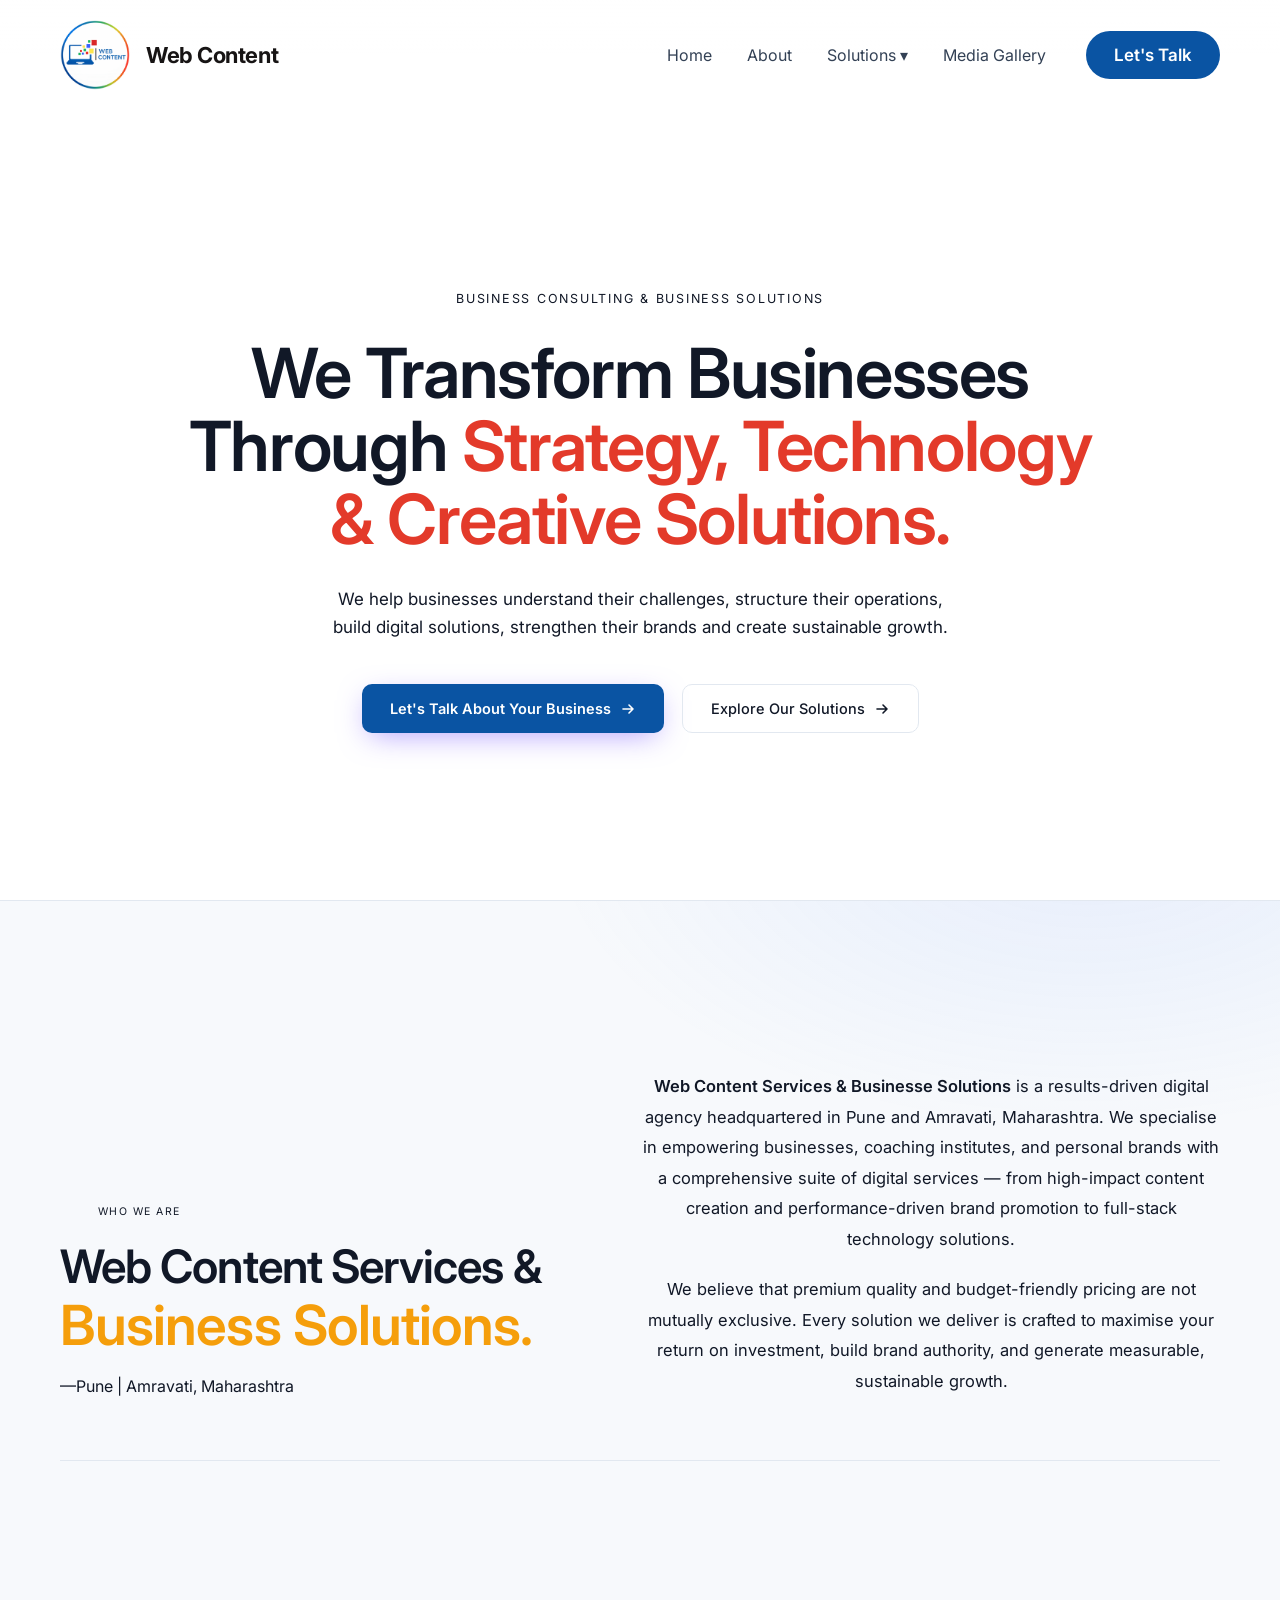
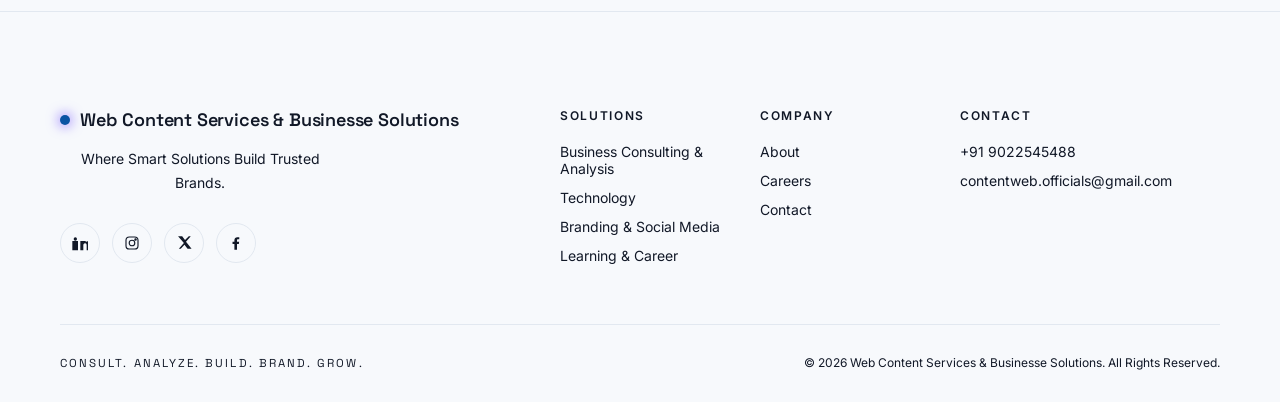
<file: WCS/about.html>
<!DOCTYPE html>
<html lang="en">
<head>
<meta charset="UTF-8">
<meta name="viewport" content="width=device-width, initial-scale=1.0">
<title>Web Content Services & Digital Solutions — Strategy, Technology & Creative Growth</title>
<link rel="preconnect" href="https://fonts.googleapis.com">
<link rel="preconnect" href="https://fonts.gstatic.com" crossorigin>
<link href="https://fonts.googleapis.com/css2?family=Space+Grotesk:wght@400;500;600;700&family=Inter:wght@400;500;600&display=swap" rel="stylesheet">
<style>
    :root{
    --bg:#FFFFFF;
    --bg-soft:#F7F9FC;
    --surface:#FFFFFF;
    --surface-2:#F7F9FC;
    --line:#E2E8F0;
    --text:#111827;
    --muted:#64748B;
    --muted-2:#94A3B8;
    --purple:#0A54A3;
    --blue:#0A6DB0;
    --cyan:#20A58A;
    --yellow:#FEEB54;
    --orange:#F59E0B;
    --red:#b4232f;
     --grad: #0A54A3;
  }

  *{ margin:0; padding:0; box-sizing:border-box; }

  html{ scroll-behavior:smooth; }

  body{
    background:var(--bg);
    color:var(--text);
    font-family:'Inter', sans-serif;
    overflow-x:hidden;
}

  ::selection{ background: var(--violet); color:#fff; }

  h1,
h2,
h3,
h4,
.font-display{
    font-family:'Inter', sans-serif;
    letter-spacing:-0.02em;
}

  a{ color:inherit; text-decoration:none; }

  .wrap{
    max-width: 1240px;
    margin:0 auto;
    padding: 0 40px;
  }

  /* ---------- NAV ---------- */
   nav{
     position: fixed;
    top: 0;
    left: 0;
    right: 0;
    z-index: 999;
    padding: 20px 0;

    background: linear-gradient(
        to bottom,
        rgba(255,255,255,0.92),
        rgba(255, 255, 255, 0),
        transparent
    );

    backdrop-filter: blur(8px);
}

.navbar{
    display:flex;
    justify-content:space-between;
    align-items:center;
}

/* Logo */

.logo-area{
    display:flex;
    align-items:center;
    gap:16px;
}

.logo-area img{
    width:70px;
    height: 70px;
    border-radius:50%;
    object-fit:cover;
}

.logo-area h2{
    color:#171414;
    font-size:22px;
    font-weight:700;
    font-family:'Inter', sans-serif;
}

/* Right Menu */

.nav-right{
    display:flex;
    align-items:center;
    gap:40px;
}

.nav-links{
    display:flex;
    align-items:center;
    gap:35px;
}

.nav-links a{
    color:#334155;
    transition:.3s;
}

.nav-links a:hover{
    color:  #0A54A3;
}

/* Dropdown */

.dropdown{
    position:relative;
}

.dropdown-content{
    position:absolute;
    top:100%;
    left:0;
    width:260px;
    background:#fafcff;
    border:1px solid rgb(255, 254, 254);
    border-radius:16px;
    overflow:hidden;
    opacity:0;
    visibility:hidden;
    transform:translateY(10px);
    transition:.3s;
}

.dropdown:hover .dropdown-content{
    opacity:1;
    visibility:visible;
    transform:translateY(0);
}

.dropdown-content a{
    display:block;
    padding:15px 20px;
}

.dropdown-content a:hover{
    background:rgba(255,255,255,.05);
}

.nav-talk{
    padding:14px 28px;
    border-radius:999px;
     background: #0A54A3;
 


    color: #fff;
    font-size: 17px;
    font-weight: 600;
    text-decoration: none;

    transition: .3s;
}
.nav-talk:hover{
    transform: translateY(-2px);
    box-shadow: 0 10px 30px rgba(10,84,163,.3);
}

  /* ---------- HERO ---------- */
  .hero{
    position:relative;
    min-height: 100vh;
    display:flex;
    align-items:center;
    padding-top: 120px;
    overflow:hidden;
  }

  .hero-bg{
    position:absolute; inset:0; z-index:0; pointer-events:none;
  }

  .grid-overlay{
    position:absolute; inset:0;
    background-image:
      linear-gradient(to right, rgba(255,255,255,0.035) 1px, transparent 1px),
      linear-gradient(to bottom, rgba(255,255,255,0.035) 1px, transparent 1px);
    background-size: 64px 64px;
    mask-image: radial-gradient(ellipse 70% 60% at 50% 40%, black 10%, transparent 75%);
  }

  .orb,
  .orb-1 ,
  .orb-2 {
     display:none;
  }

  @keyframes float1{
    0%,100%{ transform: translateX(-62%) translateY(0); }
    50%{ transform: translateX(-56%) translateY(30px); }
  }
  @keyframes float2{
    0%,100%{ transform: translateY(0) translateX(0); }
    50%{ transform: translateY(-25px) translateX(-20px); }
  }

  .hero-inner{
    position:relative; z-index:2;
    width:100%;
    text-align:center;
  }

   .eyebrow{
    display: inline;
    font-size: 12.5px;
    letter-spacing: 0.14em;
    text-transform: uppercase;
    color: var(--text-mid);

    border: none;
    padding: 0;
    border-radius: 0;
    background: none;

    opacity: 0;
    transform: translateY(14px);
}
   
  .hero h1{
    font-size: clamp(2.4rem, 5.4vw, 4.75rem);
    line-height: 1.06;
    font-weight: 600;
    max-width: 950px;
    margin: 30px auto 0;
    opacity:0; transform: translateY(24px);
  }
  .hero h1 .grad-text{
    color:#E33A2A
  }

  .hero p.sub{
    max-width: 620px;
    margin: 28px auto 0;
    font-size: 17px;
    line-height:1.7;
    color: var(--text-mid);
    opacity:0; transform: translateY(20px);
  }

  .hero-ctas{
    display:flex; gap:18px; justify-content:center; flex-wrap:wrap;
    margin-top: 42px;
    opacity:0; transform: translateY(20px);
  }

  .btn{
    font-size: 14.5px;
    font-weight:500;
    padding: 15px 28px;
    border-radius: 10px;
    display:inline-flex; align-items:center; gap:9px;
    transition: transform .35s cubic-bezier(.2,.8,.2,1), box-shadow .35s ease, background .35s ease, border-color .35s ease;
  }
  .btn-primary{
    background: var(--grad);
    color:#ffffff;
    font-weight:600;
    box-shadow: 0 8px 30px -8px rgba(124,92,255,0.65);
  }
  .btn-primary:hover{ transform: translateY(-3px); box-shadow: 0 14px 36px -8px rgba(124,92,255,0.85); }
  .btn-ghost{
    border:1px solid var(--line);
    color: var(--text-hi);
    background: rgba(255,255,255,0.02);
  }
  .btn-ghost:hover{ border-color: rgba(255,255,255,0.28); transform: translateY(-3px); background: rgba(255,255,255,0.05); }
  .btn-ghost svg, .btn-primary svg{ transition: transform .35s ease; }
  .btn:hover svg{ transform: translateX(3px); }

  .scroll-cue{
    position:absolute; bottom: 40px; left:50%; transform: translateX(-50%);
    display:flex; flex-direction:column; align-items:center; gap:10px;
    color: var(--text-low); font-size:11px; letter-spacing:0.16em; text-transform:uppercase;
    opacity:0;
    z-index:2;
  }
  .scroll-line{
    width:1px; height:38px;
    background: linear-gradient(to bottom, var(--text-low), transparent);
    position:relative; overflow:hidden;
  }
  .scroll-line::after{
    content:''; position:absolute; top:-100%; left:0; width:100%; height:100%;
    background: linear-gradient(to bottom, transparent, var(--violet), transparent);
    animation: scrollmove 2.2s ease-in-out infinite;
  }
  @keyframes scrollmove{ 0%{ top:-100%; } 100%{ top:100%; } }

  /* entrance triggers */
  .reveal.in{ animation: revealUp .9s cubic-bezier(.2,.8,.2,1) forwards; }
  @keyframes revealUp{
    to{ opacity:1; transform: translateY(0); }
  }

  /* ---------- ABOUT ---------- */
  .about{
    position:relative;
    padding: 170px 0 150px;
    border-top: 1px solid var(--line);
    background:
      radial-gradient(ellipse 900px 500px at 85% -10%, rgba(79,141,253,0.10), transparent 60%),
      var(--bg-soft);
  }

  .about-head{
    display:grid;
    grid-template-columns: 1fr 1.15fr;
    gap: 80px;
    align-items:end;
    padding-bottom: 64px;
    border-bottom: 1px solid var(--line);
  }

  .about-eyebrow{
    font-size:10.5px; letter-spacing:0.14em; text-transform:uppercase; color: var(--text-low);
    display:flex; align-items:center; gap:12px; margin-bottom: 22px;
  }
  .about-eyebrow::before{
    content:''; width:26px; height:1px; background: var(--violet);
  }

  .about-head h2{
    font-size: clamp(2rem, 3.6vw, 3rem);
    line-height:1.15;
    font-weight:600;
  }
 .about-head h2 .loc{
    color: var(--text-low);
    font-weight: 400;
    font-size: 0.5em;
}

  .about-copy p{
    font-size: 16.5px;
    line-height: 1.85;
    color: var(--text-mid);
  }
  .about-copy p + p{ margin-top: 20px; }
  .about-copy strong{ color: var(--text-hi); font-weight:600; }

  .pillars{
    margin-top: 64px;
    display:grid;
    grid-template-columns: 1fr 1fr;
    gap: 28px;
  }

  .pillar-card{
    position:relative;
    padding: 40px 38px;
    border-radius: 18px;
    border:1px solid var(--line);
    background: linear-gradient(160deg, rgba(255,255,255,0.025), rgba(255,255,255,0));
    overflow:hidden;
    transition: border-color .4s ease, transform .4s ease;
  }
  .pillar-card::before{
    content:'';
    position:absolute; inset:0;
    background: radial-gradient(320px 200px at 15% 0%, var(--violet-soft), transparent 70%);
    opacity:0; transition: opacity .5s ease;
  }
  .pillar-card:hover{ transform: translateY(-6px); border-color: rgba(124,92,255,0.35); }
  .pillar-card:hover::before{ opacity:1; }

  .pillar-label{
    font-size:12px; letter-spacing:0.14em; text-transform:uppercase;
    color: var(--violet);
    display:flex; align-items:center; gap:8px;
    margin-bottom: 22px;
  }
  .pillar-label .ln{ width:16px; height:1px; background: var(--violet); }

  .pillar-card h3{
    font-size: 21px;
    font-weight:600;
    margin-bottom: 14px;
    position:relative;
  }
  .pillar-card p{
    font-size: 14.5px;
    line-height:1.75;
    color: var(--text-mid);
    position:relative;
  }

  @media (max-width: 900px){
    .about-head{ grid-template-columns: 1fr; gap:28px; }
    .pillars{ grid-template-columns: 1fr; }
    .wrap{ padding: 0 24px; }
    .about{ padding: 110px 0 100px; }
  }

  @media (prefers-reduced-motion: reduce){
    *{ animation-duration: 0.001ms !important; animation-iteration-count: 1 !important; transition-duration: 0.001ms !important; }
  }

  /* ---------- FOOTER ---------- */
  .site-footer{
    position:relative;
    border-top: 1px solid var(--line);
    background: var(--bg-soft);
    padding: 96px 0 32px;
  }

  .footer-grid{
    display:grid;
    grid-template-columns: repeat(12, 1fr);
    gap: 40px;
    padding-bottom: 60px;
  }

  .footer-brand-col{ grid-column: span 5; }

  .footer-logo{
    display:flex; align-items:center; gap:10px;
    font-family:'Space Grotesk', sans-serif;
    font-weight:600; font-size:18px; letter-spacing:-0.01em;
  }
  .footer-logo .dot{
    width:10px; height:10px; border-radius:50%; flex-shrink:0;
    background: var(--grad);
    box-shadow: 0 0 12px 2px rgba(124,92,255,0.65);
  }

  .footer-tagline{
    margin-top: 16px;
    font-size: 14px;
    line-height: 1.7;
    color: var(--text-mid);
    max-width: 280px;
  }

  .social-row{ display:flex; gap: 12px; margin-top: 28px; }
  .social-btn{
    width: 40px; height: 40px; border-radius: 50%;
    border: 1px solid var(--line);
    display:flex; align-items:center; justify-content:center;
    color: var(--text-mid);
    transition: border-color .35s ease, background .35s ease, color .35s ease, transform .35s ease;
  }
  .social-btn:hover{
    border-color: rgba(124,92,255,0.55);
    background: var(--violet-soft);
    color: var(--text-hi);
    transform: translateY(-3px);
  }

  .footer-col{ grid-column: span 2; }
  .footer-col.contact-col{ grid-column: span 3; }

  .footer-col h5{
    font-size: 12px; letter-spacing: 0.14em; text-transform:uppercase;
    color: var(--text-low); font-weight:600; margin-bottom: 20px;
  }
  .footer-col ul{ list-style:none; display:flex; flex-direction:column; gap: 12px; }
  .footer-col li{ font-size: 14px; color: var(--text-mid); }

  .footer-link{ color: var(--text-mid); transition: color .3s ease, padding-left .3s ease; }
  .footer-link:hover{ color: var(--text-hi); padding-left: 4px; }

  .footer-bottom{
    border-top: 1px solid var(--line);
    padding-top: 30px;
    display:flex; align-items:center; justify-content:space-between;
    flex-wrap: wrap; gap: 16px;
  }
  .footer-bottom-tag{
    font-family:'Space Grotesk', sans-serif;
    font-size: 11.5px; letter-spacing: 0.18em; text-transform:uppercase;
    color: var(--text-low);
  }
  .footer-copy{ font-size: 12px; color: var(--text-low); }

  @media (max-width: 900px){
    .footer-grid{ grid-template-columns: 1fr 1fr; row-gap: 44px; }
    .footer-brand-col{ grid-column: span 2; }
    .footer-col, .footer-col.contact-col{ grid-column: span 1; }
  }
  @media (max-width: 560px){
    .footer-grid{ grid-template-columns: 1fr; }
    .footer-brand-col{ grid-column: span 1; }
    .footer-bottom{ flex-direction: column; align-items:flex-start; }
  }

  /* ---------- TOAST ---------- */
  .toast{
    position: fixed; bottom: 24px; right: 24px; z-index: 999;
    max-width: 320px;
    padding: 16px 22px;
    border-radius: 14px;
    font-size: 13.5px;
    line-height: 1.5;
    color: var(--text-hi);
    background: rgba(14,15,24,0.78);
    backdrop-filter: blur(16px);
    -webkit-backdrop-filter: blur(16px);
    border: 1px solid var(--line);
    box-shadow: 0 20px 50px -12px rgba(0,0,0,0.6);
    transform: translateY(28px);
    opacity: 0;
    pointer-events: none;
    transition: transform .5s cubic-bezier(.2,.8,.2,1), opacity .5s ease;
  }
  .toast.show{ transform: translateY(0); opacity: 1; }
</style>
</head>
<body>
 
<nav>
    <div class="wrap navbar">

        <div class="logo-area">
            <img src="Web content logo.png" alt="Logo">
            <h2>Web Content</h2>
        </div>

        <div class="nav-right">

            <div class="nav-links">

                <a href="index.html">Home</a>

                <a href="about.html">About</a>

                <div class="dropdown">
                    <a href="#">Solutions ▾</a>

                    <div class="dropdown-content">
                        <a href="consulting.html">Business Consulting</a>
                        <a href="technology.html">Technology Solutions</a>
                        <a href="branding.html">Branding & Social Media</a>
                        <a href="learning.html">Learning & Career Development</a>
                    </div>
                </div>

                 

                <a href="mediagallery.html">Media Gallery</a>
            </div>
            <a href="contact.html" class="nav-talk">
                Let's Talk
            </a>

        </div>

    </div>
</nav>

<!-- ===================== HERO ===================== -->
<section class="hero">
  <div class="hero-bg">
    <div class="grid-overlay"></div>
    <div class="orb orb-1"></div>
    <div class="orb orb-2"></div>
  </div>

  <div class="wrap hero-inner">
    <div class="eyebrow reveal" style="animation-delay:.05s">
       
      Business Consulting &amp; Business Solutions
    </div>
       
      
    

    <h1 class="reveal" style="animation-delay:.18s">
      We Transform Businesses Through <span class="grad-text">Strategy, Technology &amp; Creative Solutions.</span>
    </h1>

    <p class="sub reveal" style="animation-delay:.32s">
      We help businesses understand their challenges, structure their operations, build digital solutions, strengthen their brands and create sustainable growth.
    </p>

    <div class="hero-ctas reveal" style="animation-delay:.46s">
      <a href="contact.html" class="btn btn-primary">
        Let's Talk About Your Business
        <svg width="16" height="16" viewBox="0 0 16 16" fill="none"><path d="M3 8H13M13 8L9 4M13 8L9 12" stroke="currentColor" stroke-width="1.6" stroke-linecap="round" stroke-linejoin="round"/></svg>
      </a>
      <a href="solutions.html" class="btn btn-ghost">
        Explore Our Solutions
        <svg width="16" height="16" viewBox="0 0 16 16" fill="none"><path d="M3 8H13M13 8L9 4M13 8L9 12" stroke="currentColor" stroke-width="1.6" stroke-linecap="round" stroke-linejoin="round"/></svg>
      </a>
    </div>
  </div>

  
</section>

<!-- ===================== ABOUT ===================== -->
<section class="about" id="about">
  <div class="wrap">

    <div class="about-head">
      <div>
        <div class="about-eyebrow">Who We Are</div>
      <h2>
  Web Content Services &amp; <span style="color: #F59E0B; font-size: 1.2em;">Business Solutions.
  </span>
</h2>
            <span class="loc">  <br>—Pune | Amravati, Maharashtra</span></h2>
      </div>

      <div class="about-copy reveal-scroll" style="text-align: center;">
  <p>
    <strong>Web Content Services &amp; Businesse Solutions</strong> is a results-driven digital agency headquartered in Pune and Amravati, Maharashtra. We specialise in empowering businesses, coaching institutes, and personal brands with a comprehensive suite of digital services — from high-impact content creation and performance-driven brand promotion to full-stack technology solutions.
  </p>

  <p>
    We believe that premium quality and budget-friendly pricing are not mutually exclusive. Every solution we deliver is crafted to maximise your return on investment, build brand authority, and generate measurable, sustainable growth.
  </p>
</div>
</section>

<!-- ===================== FOOTER ===================== -->
<footer class="site-footer">
  <div class="wrap">

    <div class="footer-grid">
      <div class="footer-brand-col">
        <a href="#" class="footer-logo">
          <span class="dot"></span>
          Web Content Services &amp; Businesse Solutions
        </a>
       <p class="footer-tagline" style="text-align: center;">
  Where Smart Solutions Build Trusted Brands.
</p>
        <div class="social-row">
          <a href="https://www.linkedin.com/company/web-content-services/" class="social-btn" aria-label="LinkedIn">
            <svg width="16" height="16" viewBox="0 0 24 24" fill="currentColor"><path d="M4.98 3.5A2.5 2.5 0 1 1 5 8.5a2.5 2.5 0 0 1-.02-5zM.5 8.98H9V23H.5zM12.5 8.98h8.14v1.91h.11c1.13-2.14 3.9-2.14 5.75 0V23h-4.5v-6.9c0-1.66-.03-3.8-2.32-3.8-2.32 0-2.68 1.81-2.68 3.68V23h-4.5z"/></svg>
          </a>
          <a href="https://www.instagram.com/webcontent.in?igsh=NjRzM3AxdmNsYW9j" class="social-btn" aria-label="Instagram">
            <svg width="16" height="16" viewBox="0 0 24 24" fill="none" stroke="currentColor" stroke-width="1.7"><rect x="3" y="3" width="18" height="18" rx="5"/><circle cx="12" cy="12" r="4.2"/><circle cx="17.3" cy="6.7" r="1"/></svg>
          </a>
          <a href="https://x.com/webcontent_biz?s=11" class="social-btn" aria-label="X / Twitter">
            <svg width="15" height="15" viewBox="0 0 24 24" fill="currentColor"><path d="M18.9 2H22l-7.6 8.7L23.3 22H16.9l-5-6.6L6 22H2.9l8.1-9.3L1.7 2h6.6l4.5 6z"/></svg>
          </a>
          <a href="https://www.facebook.com/share/1CNiLj4fPb/?mibextid=wwXIfr" class="social-btn" aria-label="Facebook">
            <svg width="16" height="16" viewBox="0 0 24 24" fill="currentColor"><path d="M13.5 22v-8.4h2.8l.4-3.3h-3.2V8.1c0-1 .3-1.6 1.7-1.6h1.7V3.5C16.3 3.4 15.2 3.3 14 3.3c-2.6 0-4.4 1.6-4.4 4.5v2.5H6.8v3.3h2.8V22z"/></svg>
          </a>
        </div>
      </div>

      <div class="footer-col">
        <h5>Solutions</h5>
        <ul>
          <li><a href="consulting.html" class="footer-link">Business Consulting &amp; Analysis</a></li>
          <li><a href="technology.html" class="footer-link">Technology</a></li>
          <li><a href="branding.html" class="footer-link">Branding &amp; Social Media</a></li>
          <li><a href="learning.html" class="footer-link">Learning &amp; Career</a></li>
        </ul>
      </div>

      <div class="footer-col">
        <h5>Company</h5>
        <ul>
          <li><a href="about.html" class="footer-link">About</a></li>
          <li><a href="careers.html" class="footer-link">Careers</a></li>
          <li><a href="" class="footer-link">Contact</a></li>
        </ul>
      </div>

      <div class="footer-col contact-col">
        <h5>Contact</h5>
        <ul>
          <li>+91 9022545488</li>
          <li>contentweb.officials@gmail.com</li>
        </ul>
      </div>
    </div>

    <div class="footer-bottom">
      <p class="footer-bottom-tag">Consult. Analyze. Build. Brand. Grow.</p>
      <p class="footer-copy">&copy; <span id="year"></span> Web Content Services &amp; Businesse Solutions. All Rights Reserved.</p>
    </div>

  </div>
</footer>

<div id="toast" class="toast">
  Thanks — your message has been sent. We'll be in touch shortly.
</div>

<script>
  // Hero entrance
  document.querySelectorAll('.hero .reveal').forEach(el => {
    requestAnimationFrame(() => el.classList.add('in'));
  });

  // Scroll-triggered reveals for about section
  const obs = new IntersectionObserver((entries) => {
    entries.forEach((entry, i) => {
      if(entry.isIntersecting){
        entry.target.style.transitionDelay = (i * 0.08) + 's';
        entry.target.classList.add('in-view');
        obs.unobserve(entry.target);
      }
    });
  }, { threshold: 0.15 });

  document.querySelectorAll('.reveal-scroll').forEach(el => {
    el.style.opacity = '0';
    el.style.transform = 'translateY(24px)';
    el.style.transition = 'opacity .8s cubic-bezier(.2,.8,.2,1), transform .8s cubic-bezier(.2,.8,.2,1)';
    obs.observe(el);
  });

  const style = document.createElement('style');
  style.textContent = '.reveal-scroll.in-view{ opacity:1 !important; transform: translateY(0) !important; }';
  document.head.appendChild(style);

  // Footer year
  const yearEl = document.getElementById('year');
  if(yearEl){ yearEl.textContent = new Date().getFullYear(); }
</script>

</body>
</html>
</file>
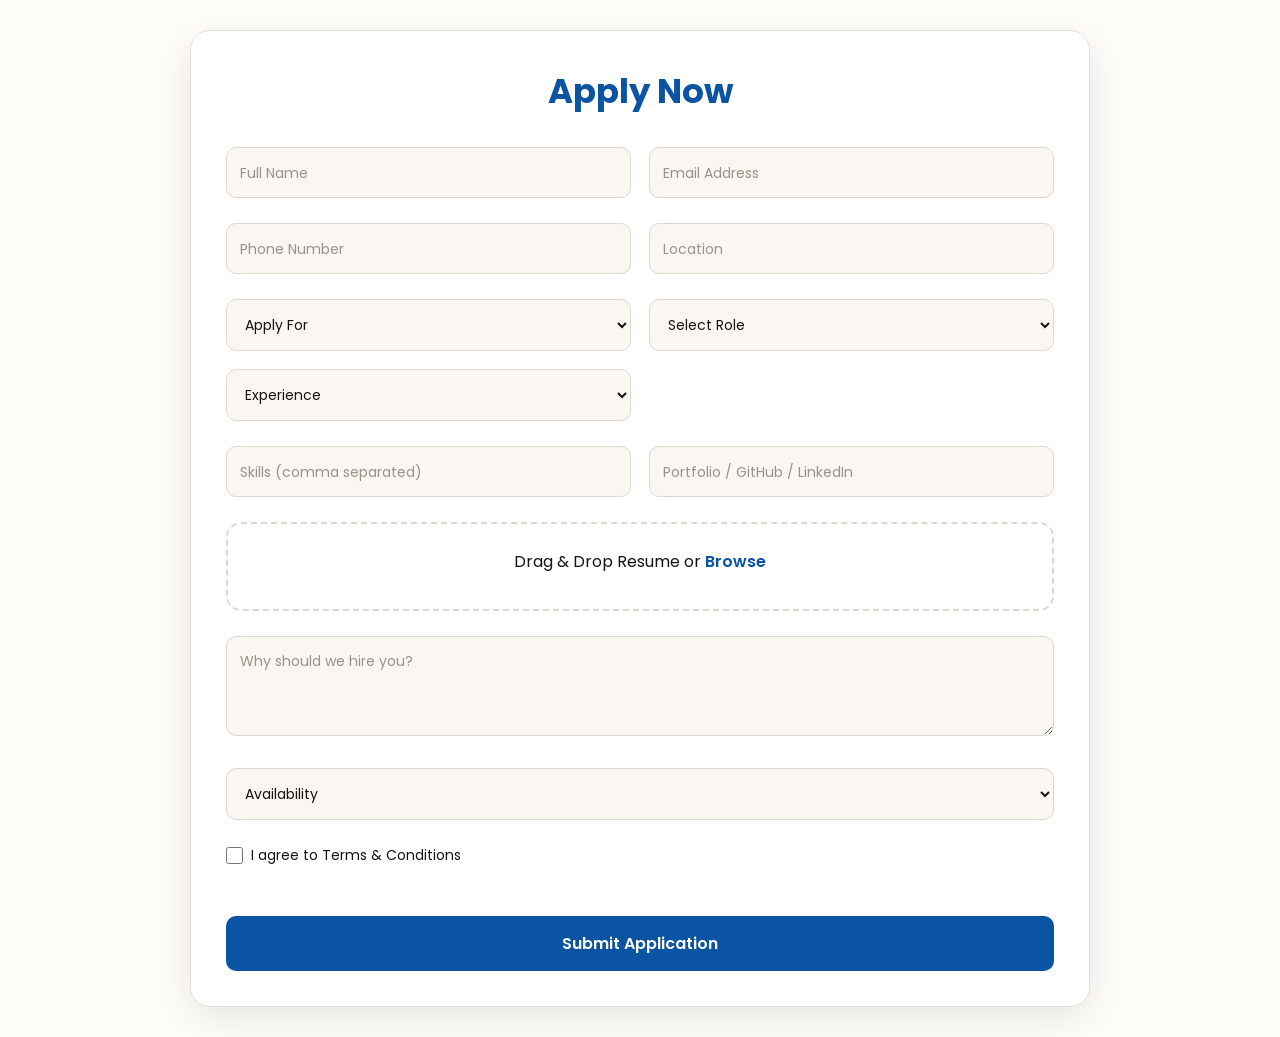
<file: WCS/apply.html>
<!DOCTYPE html>
<html lang="en">

<head>
    <meta charset="UTF-8">
    <meta name="viewport" content="width=device-width, initial-scale=1.0">

    <title>Apply Now - WCS</title>

    <link href="https://fonts.googleapis.com/css2?family=Poppins:wght@300;400;500;600&display=swap"
        rel="stylesheet">

    <style>

        * {
            margin: 0;
            padding: 0;
            box-sizing: border-box;
            font-family: "Poppins", sans-serif;
        }

        body {
            min-height: 100vh;
            background: #fffdf9;
            color: #171414;

            display: flex;
            justify-content: center;
            align-items: center;

            padding: 30px 15px;
        }

        .container {
            width: 100%;
            max-width: 900px;

            background: white;

            border: 1px solid #e8ded5;
            border-radius: 20px;

            padding: 35px;

            box-shadow: 0 10px 40px rgba(0, 0, 0, 0.10);
        }

        h1 {
            text-align: center;
            margin-bottom: 30px;

            font-size: 34px;
            color: #0A54A3;
        }

        .grid {
            display: grid;
            gap: 18px;
        }

        .grid-2 {
            grid-template-columns: repeat(2, 1fr);
        }

        .input-group {
            position: relative;
            width: 100%;
        }

        .input-group input,
        .input-group textarea,
        select {

            width: 100%;

            padding: 14px;

            border: 1px solid #e0d6ce;
            border-radius: 10px;

            background: #faf7f2;
            color: #171414;

            outline: none;

            font-size: 14px;

            transition: 0.3s;
        }

        .input-group textarea {

            resize: vertical;
            min-height: 100px;
        }

        .input-group input:focus,
        .input-group textarea:focus,
        select:focus {

            border-color: #0A54A3;

            box-shadow: 0 0 8px rgba(10, 84, 163, 0.20);
        }

        .input-group label {

            position: absolute;

            left: 14px;
            top: 50%;

            transform: translateY(-50%);

            color: #9b908b;

            font-size: 14px;

            pointer-events: none;

            transition: 0.2s;

            background: transparent;
        }

        .input-group textarea + label {
            top: 25px;
        }

        .input-group input:focus + label,
        .input-group input:not(:placeholder-shown) + label,
        .input-group textarea:focus + label,
        .input-group textarea:not(:placeholder-shown) + label {

            top: -8px;
            left: 10px;

            padding: 0 5px;

            background: white;

            color: #0A54A3;

            font-size: 11px;
        }

        select {
            cursor: pointer;
        }

        /* Resume upload */

        .upload-box {

            border: 2px dashed #e0d6ce;

            border-radius: 15px;

            padding: 25px;

            text-align: center;

            cursor: pointer;

            transition: 0.3s;
        }

        .upload-box:hover {

            border-color: #0A54A3;

            background: #fafcff;
        }

        .upload-box.dragover {

            border-color: #0A54A3;

            background: #eef6ff;
        }

        .upload-box input {
            display: none;
        }

        .browse {

            color: #0A54A3;

            font-weight: 600;
        }

        .file-name {

            margin-top: 10px;

            color: #16a34a;

            font-size: 14px;
        }

        /* Terms */

        .terms {

            display: flex;

            align-items: center;

            gap: 8px;

            font-size: 14px;
        }

        .terms input {

            width: 17px;
            height: 17px;
        }

        /* Submit button */

        button {

            width: 100%;

            padding: 15px;

            border: none;

            border-radius: 10px;

            background: #0A54A3;

            color: white;

            font-size: 16px;

            font-weight: 600;

            cursor: pointer;

            transition: 0.3s;
        }

        button:hover {

            background: #083f7b;
        }

        button:disabled {

            opacity: 0.7;

            cursor: not-allowed;
        }

        /* Loader */

        .loader {

            width: 20px;
            height: 20px;

            border: 3px solid white;

            border-top: 3px solid transparent;

            border-radius: 50%;

            animation: spin 1s linear infinite;

            margin: auto;
        }

        /* Messages */

        .success-message,
        .error-message {

            display: none;

            margin-top: 20px;

            padding: 15px;

            border-radius: 10px;

            text-align: center;

            font-size: 14px;
        }

        .success-message {

            background: #dcfce7;

            color: #166534;
        }

        .error-message {

            background: #fee2e2;

            color: #991b1b;
        }

        @keyframes spin {

            to {
                transform: rotate(360deg);
            }
        }

        /* Mobile */

        @media (max-width: 650px) {

            .container {

                padding: 25px 18px;
            }

            .grid-2 {

                grid-template-columns: 1fr;
            }

            h1 {

                font-size: 27px;
            }
        }

    </style>
</head>


<body>


<div class="container">

    <h1>Apply Now</h1>


    <form id="form">


        <!-- NAME + EMAIL -->

        <div class="grid grid-2">

            <div class="input-group">

                <input
                    type="text"
                    id="fullName"
                    name="fullName"
                    placeholder=" "
                    required
                >

                <label>Full Name</label>

            </div>


            <div class="input-group">

                <input
                    type="email"
                    id="email"
                    name="email"
                    placeholder=" "
                    required
                >

                <label>Email Address</label>

            </div>

        </div>


        <br>


        <!-- PHONE + LOCATION -->

        <div class="grid grid-2">

            <div class="input-group">

                <input
                    type="text"
                    id="phone"
                    name="phone"
                    placeholder=" "
                    required
                >

                <label>Phone Number</label>

            </div>


            <div class="input-group">

                <input
                    type="text"
                    id="location"
                    name="location"
                    placeholder=" "
                    required
                >

                <label>Location</label>

            </div>

        </div>


        <br>


        <!-- APPLICATION TYPE + ROLE -->

        <div class="grid grid-2">

            <select id="applicationType" required>

                <option value="">
                    Apply For
                </option>

                <option value="Internship">
                    Internship
                </option>

                <option value="Full-Time">
                    Full-Time
                </option>

                <option value="Remote">
                    Remote
                </option>

                <option value="Freelancing">
                    Freelancing
                </option>

            </select>


            <select id="role" required>

                <option value="">
                    Select Role
                </option>

                <option value="Business Consultant">
                    Business Consultant
                </option>

                <option value="Business Analyst">
                    Business Analyst
                </option>

                <option value="Project Manager">
                    Project Manager
                </option>

                <option value="Web Developer">
                    Web Developer
                </option>

                <option value="App Developer">
                    App Developer
                </option>

                <option value="UI/UX Designer">
                    UI/UX Designer
                </option>

                <option value="Graphic Designer">
                    Graphic Designer
                </option>

                <option value="Video Editor">
                    Video Editor
                </option>

                <option value="Social Media Executive">
                    Social Media Executive
                </option>

                <option value="Social Media Manager">
                    Social Media Manager
                </option>

                <option value="Cinematographer">
                    Cinematographer
                </option>

                <option value="Digital Marketing Executive">
                    Digital Marketing Executive
                </option>

                <option value="Sales Executive">
                    Sales Executive
                </option>

                <option value="Model | Artist | Talent for Brand Shoots">
                    Model | Artist | Talent for Brand Shoots
                </option>

                <option value="Content Creator">
                    Content Creator
                </option>

            </select>


            <select id="experience" required>

                <option value="">
                    Experience
                </option>

                <option value="Fresher">
                    Fresher
                </option>

                <option value="1-2 Years">
                    1-2 Years
                </option>

                <option value="3+ Years">
                    3+ Years
                </option>

            </select>

        </div>


        <br>


        <!-- SKILLS + PORTFOLIO -->

        <div class="grid grid-2">

            <div class="input-group">

                <input
                    type="text"
                    id="skills"
                    placeholder=" "
                    required
                >

                <label>
                    Skills (comma separated)
                </label>

            </div>


            <div class="input-group">

                <input
                    type="url"
                    id="portfolioUrl"
                    placeholder=" "
                    required
                >

                <label>
                    Portfolio / GitHub / LinkedIn
                </label>

            </div>

        </div>


        <br>


        <!-- RESUME -->

        <div
            class="upload-box"
            id="uploadBox"
        >

            <p>
                Drag & Drop Resume or
                <span class="browse">
                    Browse
                </span>
            </p>


            <input
                type="file"
                id="fileInput"
                accept=".pdf,.doc,.docx"
            >


            <div
                class="file-name"
                id="fileName"
            ></div>

        </div>


        <br>


        <!-- REASON -->

        <div class="input-group">

            <textarea
                id="reason"
                placeholder=" "
                required
            ></textarea>

            <label>
                Why should we hire you?
            </label>

        </div>


        <br>


        <!-- AVAILABILITY -->

        <select
            id="availability"
            required
        >

            <option value="">
                Availability
            </option>

            <option value="Immediate">
                Immediate
            </option>

            <option value="15 Days">
                15 Days
            </option>

            <option value="1 Month">
                1 Month
            </option>

        </select>


        <br><br>


        <!-- TERMS -->

        <label class="terms">

            <input
                type="checkbox"
                id="termsAccepted"
                required
            >

            <span>
                I agree to Terms & Conditions
            </span>

        </label>


        <br><br>


        <!-- SUBMIT -->

        <button
            type="submit"
            id="submitBtn"
        >
            Submit Application
        </button>


        <!-- SUCCESS -->

        <div
            class="success-message"
            id="successMessage"
        >
            ✅ Application submitted successfully!
        </div>


        <!-- ERROR -->

        <div
            class="error-message"
            id="errorMessage"
        >
            ❌ Something went wrong.
        </div>


    </form>

</div>


<script>


/* =========================================
   BACKEND URL
========================================= */

const API_URL =
    "http://localhost:8080/api/applications";


/* =========================================
   GET HTML ELEMENTS
========================================= */

const form =
    document.getElementById("form");

const submitBtn =
    document.getElementById("submitBtn");

const successMessage =
    document.getElementById("successMessage");

const errorMessage =
    document.getElementById("errorMessage");

const uploadBox =
    document.getElementById("uploadBox");

const fileInput =
    document.getElementById("fileInput");

const fileName =
    document.getElementById("fileName");


/* =========================================
   RESUME SELECTION
   NOTE:
   Resume is NOT sent to backend yet.
========================================= */

uploadBox.addEventListener(
    "click",
    function () {

        fileInput.click();

    }
);


uploadBox.addEventListener(
    "dragover",
    function (event) {

        event.preventDefault();

        uploadBox.classList.add("dragover");

    }
);


uploadBox.addEventListener(
    "dragleave",
    function () {

        uploadBox.classList.remove("dragover");

    }
);


uploadBox.addEventListener(
    "drop",
    function (event) {

        event.preventDefault();

        uploadBox.classList.remove("dragover");

        const file =
            event.dataTransfer.files[0];

        if (file) {

            checkResume(file);

        }

    }
);


fileInput.addEventListener(
    "change",
    function () {

        const file =
            fileInput.files[0];

        if (file) {

            checkResume(file);

        }

    }
);


/* =========================================
   CHECK RESUME
========================================= */

function checkResume(file) {

    const allowedExtensions = [
        ".pdf",
        ".doc",
        ".docx"
    ];


    const fileNameLower =
        file.name.toLowerCase();


    const valid =
        allowedExtensions.some(
            extension =>
                fileNameLower.endsWith(extension)
        );


    if (!valid) {

        alert(
            "Only PDF, DOC and DOCX files are allowed."
        );

        fileInput.value = "";

        fileName.innerHTML = "";

        return;
    }


    /* Maximum 2 MB */

    if (file.size > 2 * 1024 * 1024) {

        alert(
            "Resume must be smaller than 2MB."
        );

        fileInput.value = "";

        fileName.innerHTML = "";

        return;
    }


    fileName.innerHTML =
        "✔ " + file.name;
}


/* =========================================
   FORM SUBMISSION
========================================= */

form.addEventListener(
    "submit",
    async function (event) {

        event.preventDefault();


        /* Hide old messages */

        successMessage.style.display =
            "none";

        errorMessage.style.display =
            "none";


        /* =====================================
           GET FORM VALUES
        ===================================== */

        const fullName =
            document
                .getElementById("fullName")
                .value
                .trim();


        const email =
            document
                .getElementById("email")
                .value
                .trim();


        const phone =
            document
                .getElementById("phone")
                .value
                .trim();


        const location =
            document
                .getElementById("location")
                .value
                .trim();


        const applicationType =
            document
                .getElementById("applicationType")
                .value;


        const role =
            document
                .getElementById("role")
                .value;


        const experience =
            document
                .getElementById("experience")
                .value;


        const skills =
            document
                .getElementById("skills")
                .value
                .trim();


        const portfolioUrl =
            document
                .getElementById("portfolioUrl")
                .value
                .trim();


        const reason =
            document
                .getElementById("reason")
                .value
                .trim();


        const availability =
            document
                .getElementById("availability")
                .value;


        const termsAccepted =
            document
                .getElementById("termsAccepted")
                .checked;


        const resume =
            fileInput.files[0];


        /* =====================================
           VALIDATION
        ===================================== */

        if (
            !fullName ||
            !email ||
            !phone ||
            !location ||
            !applicationType ||
            !role ||
            !experience ||
            !skills ||
            !portfolioUrl ||
            !reason ||
            !availability
        ) {

            alert(
                "Please fill all required fields."
            );

            return;
        }


        /* Resume is still required */

        if (!resume) {

            alert(
                "Please upload your resume."
            );

            return;
        }


        if (!termsAccepted) {

            alert(
                "Please accept Terms & Conditions."
            );

            return;
        }


        /* =====================================
           DATA SENT TO SPRING BOOT
           
           Resume is intentionally NOT included.
        ===================================== */

        const applicationData = {

            fullName: fullName,

            email: email,

            phone: phone,

            location: location,

            applicationType: applicationType,

            role: role,

            experience: experience,

            skills: skills,

            portfolioUrl: portfolioUrl,

            reason: reason,

            availability: availability,

            termsAccepted: termsAccepted

        };


        console.log(
            "Sending application:"
        );

        console.log(applicationData);


        /* =====================================
           DISABLE BUTTON
        ===================================== */

        submitBtn.disabled = true;

        submitBtn.innerHTML =
            '<div class="loader"></div>';


        try {


            /* =================================
               SEND DATA TO SPRING BOOT
            ================================= */

            const response =
                await fetch(
                    API_URL,
                    {
                        method: "POST",

                        headers: {
                            "Content-Type":
                                "application/json"
                        },

                        body:
                            JSON.stringify(
                                applicationData
                            )
                    }
                );


            console.log(
                "HTTP Status:",
                response.status
            );


            /* Read server response */

            const responseText =
                await response.text();


            console.log(
                "Server Response:",
                responseText
            );


            /* =================================
               CHECK ERROR
            ================================= */

            if (!response.ok) {

                let serverMessage =
                    responseText;


                try {

                    const errorJson =
                        JSON.parse(
                            responseText
                        );


                    serverMessage =
                        errorJson.message ||
                        errorJson.error ||
                        responseText;

                }
                catch (e) {

                    /* Response wasn't JSON */

                }


                throw new Error(
                    "Server returned HTTP " +
                    response.status +
                    ": " +
                    serverMessage
                );
            }


            /* =================================
               SUCCESS
            ================================= */

            console.log(
                "Application saved successfully."
            );


            submitBtn.disabled = false;

            submitBtn.innerHTML =
                "Submitted ✔";


            successMessage.innerHTML =
                "✅ Application submitted successfully!";


            successMessage.style.display =
                "block";


            errorMessage.style.display =
                "none";


            /* Reset form */

            form.reset();

            fileName.innerHTML = "";


            /* Scroll to success message */

            successMessage.scrollIntoView({
                behavior: "smooth",
                block: "center"
            });


            /* Change button back */

            setTimeout(
                function () {

                    submitBtn.innerHTML =
                        "Submit Application";

                },
                3000
            );


        }
        catch (error) {


            /* =================================
               REAL ERROR
            ================================= */

            console.error(
                "Application Error:",
                error
            );


            submitBtn.disabled = false;

            submitBtn.innerHTML =
                "Submit Application";


            successMessage.style.display =
                "none";


            errorMessage.style.display =
                "block";


            errorMessage.innerHTML =
                "❌ Application failed.<br><br>" +
                "<small>" +
                error.message +
                "</small>";


            errorMessage.scrollIntoView({
                behavior: "smooth",
                block: "center"
            });

        }

    }
);

</script>


</body>

</html>
</file>
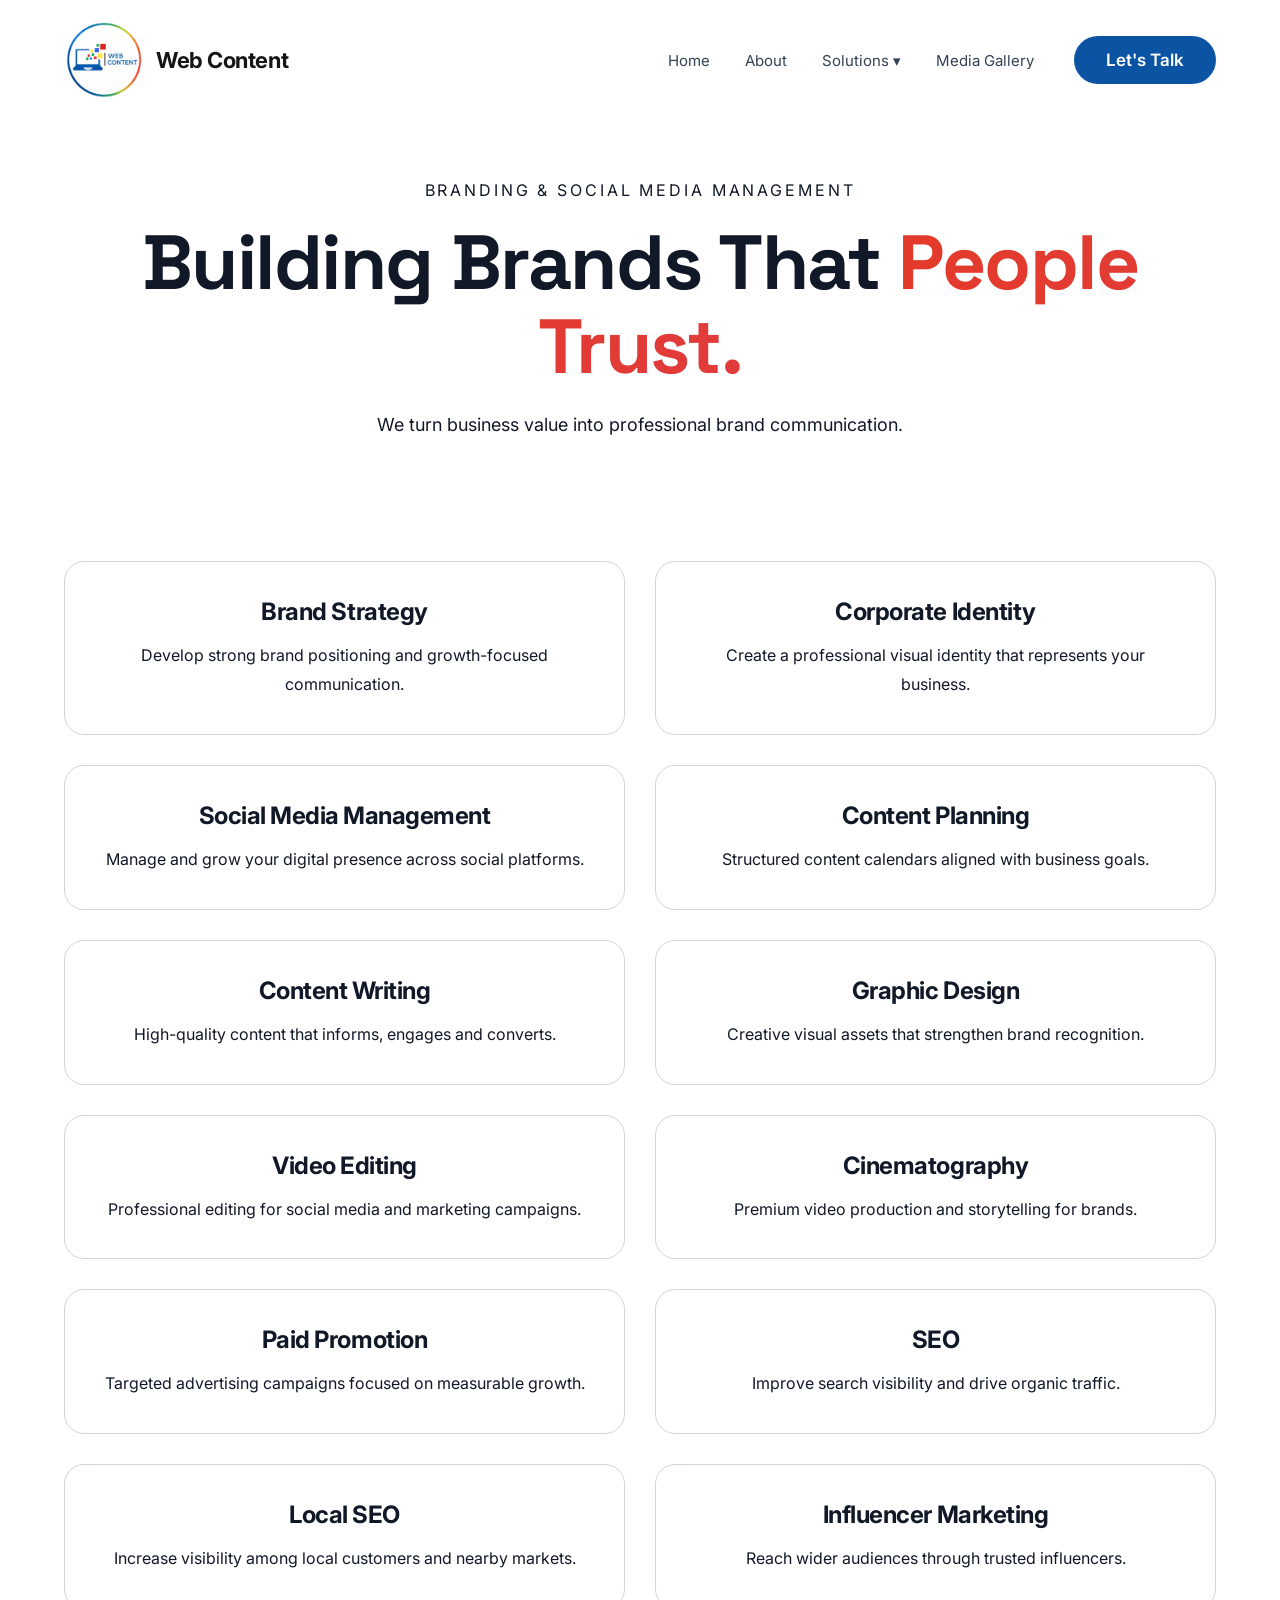
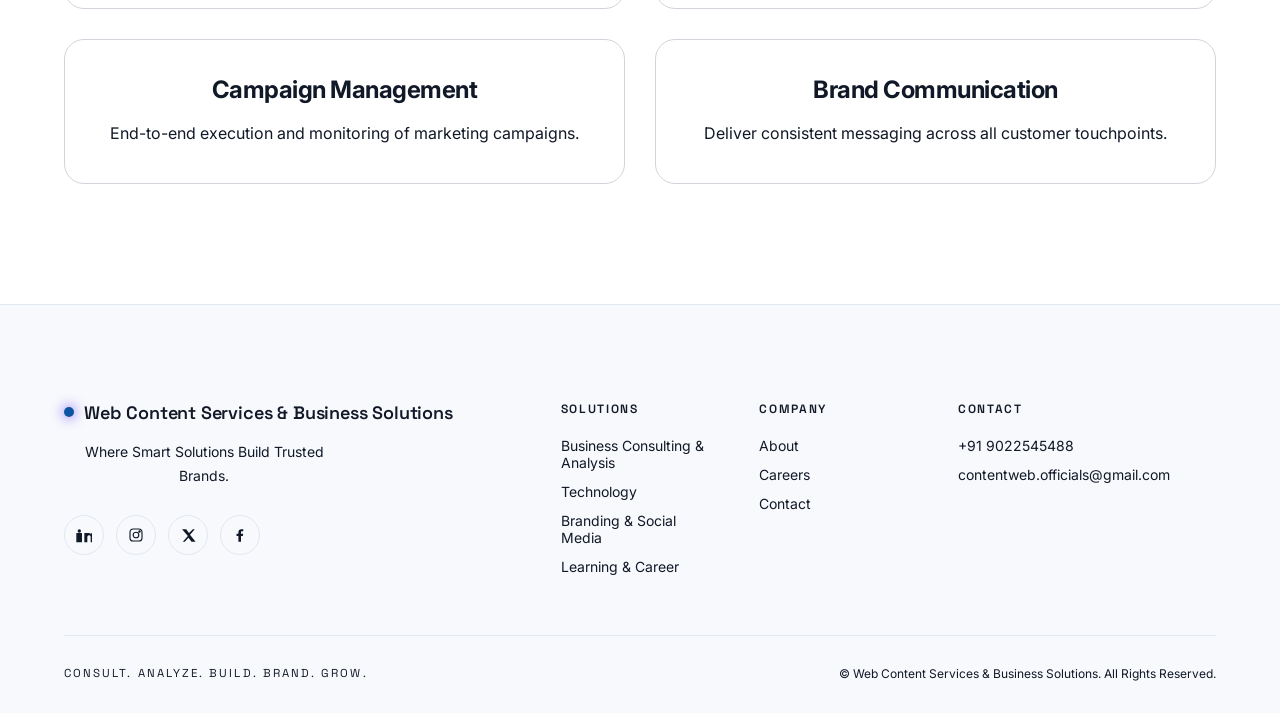
<file: WCS/branding.html>
<!DOCTYPE html>
<html lang="en">
<head>
<meta charset="UTF-8">
<meta name="viewport" content="width=device-width, initial-scale=1.0">

<title>Branding & Social Media Management | WCS</title>

<link href="https://fonts.googleapis.com/css2?family=Inter:wght@400;500;600;700&family=Space+Grotesk:wght@400;500;600;700&display=swap" rel="stylesheet">

<style>

:root{
     
    --bg:#FFFFFF;
    --bg-soft:#F7F9FC;
    --surface:#FFFFFF;
    --surface-2:#F7F9FC;
    --line:#E2E8F0;
    --text:#111827;
    --muted:#64748B;
    --muted-2:#94A3B8;
    --purple:#0A54A3;
    --blue:#0A6DB0;
    --cyan:#20A58A;
    --yellow:#FEEB54;
    --orange:#F59E0B;
    --red:#E33A2A;
     --grad: #0A54A3;
}

*{
    margin:0;
    padding:0;
    box-sizing:border-box;
}

body{
    background:var(--bg);
    color:var(--text);
    font-family:'Inter', sans-serif;
    overflow-x:hidden;
}

h1,
h2,
h3,
h4,
.font-display{
    font-family:'Inter', sans-serif;
    letter-spacing:-0.02em;
}

a{
    text-decoration:none;
    color:inherit;
}

.wrap{
    width:90%;
    max-width:1200px;
    margin:auto;
}

/* ================= NAVBAR ================= */
   
nav{
    position:fixed;
    top:0;
    left:0;
    right:0;
    z-index:999;
    padding:20px 0;
     background: linear-gradient(
        to bottom,
        rgba(255,255,255,0.92),
        rgba(255,255,255,0.55),
        transparent
    );
    backdrop-filter: blur(8px);
     
}
.navbar{
    display:flex;
    justify-content:space-between;
    align-items:center;
}
.nav-right{
    display:flex;
    align-items:center;
    gap:40px;
}


.logo-area{
    display:flex;
    align-items:center;
    gap:12px;
   
}

.logo-area img{
    width:80px;
    height:80px;
    border-radius:50%;
    border:2px solid #fff;
}
.logo-area h2{
    color:#171414;
    font-size:22px;
    font-weight:700;
    font-family:'Inter', sans-serif;
}

.nav-links{
    display:flex;
    align-items:center;
    gap:35px;
}

.nav-links a{
   color: #334155;
    font-size: 15px;
    text-decoration: none;
    transition: .3s;
}

.nav-links a:hover{
    color: #0A54A3;
}

.dropdown{
    position:relative;
}

.drop-btn{
    display:flex;
    align-items:center;
    gap:6px;
}

.dropdown-content{
    position:absolute;
    top:100%;
    left:0;
    width:260px;

    background:#fafcff;
    border:1px solid rgb(255, 254, 254);
    border-radius:18px;
    overflow:hidden;

    opacity:0;
    visibility:hidden;
    transform:translateY(10px);

    transition:.3s;
}

.dropdown:hover .dropdown-content{
    opacity:1;
    visibility:visible;
    transform:translateY(0);
}

.dropdown-content a{
    display:block;
    padding:15px 20px;
    font-size:15px;
}

.dropdown-content a:hover{
    background:rgba(255,255,255,.05);
}

.nav-talk{
    padding:14px 32px;
    border-radius:999px;

    background:#0A54A3;

    color:white;
     font-size: 17px;
    font-weight:600;
    text-decoration: none;

    transition: .3s;
}
.nav-talk:hover{
    transform: translateY(-2px);
    box-shadow: 0 10px 30px rgba(10,84,163,.3);
}


/* ================= HERO ================= */

.page-hero{
    padding:180px 0 120px;
    text-align:center;
}

.section-tag{
    color:var(--violet);
    letter-spacing:.18em;
    text-transform:uppercase;
    display:inline-block;
    margin-bottom:20px;
}

.page-hero h1{
    font-family:'Space Grotesk',sans-serif;
    font-size:clamp(3rem,6vw,5rem);
    line-height:1.1;
    margin-bottom:20px;
}

.grad-text{
    background:linear-gradient(
    90deg,
    #E33A2A,
    #e13c3c
    );
    -webkit-background-clip:text;
    color:transparent;
}

.page-hero p{
    max-width:700px;
    margin:auto;
    color:var(--text-mid);
    font-size:18px;
    line-height:1.8;
}

/* ================= SERVICES ================= */

.services-section{
    padding-bottom:120px;
}

.service-grid{
    display:grid;
    grid-template-columns:repeat(2,1fr);
    gap:30px;
}

.service-card{
     background:#ffffff;
    border:1px solid #d1d5db;
    border-radius:20px;
    padding:35px;
    transition:.4s;
}

.service-card:hover{
    transform:translateY(-8px);
    border-color:var(--violet);
    box-shadow:0 20px 40px rgba(124,92,255,.2);
}

.service-card h3{
    font-size:24px;
    margin-bottom:15px;
}

.service-card p{
    color:var(--text-mid);
    line-height:1.8;
}

 /* =========================================================
   FOOTER
========================================================= */

.site-footer{
    position:relative;

    border-top:1px solid var(--line);

    background:var(--bg-soft);

    padding:96px 0 32px;
}

.footer-container{
    width:90%;

    max-width:1300px;

    margin:0 auto;
}

.footer-grid{
    display:grid;

    grid-template-columns:repeat(12,1fr);

    gap:40px;

    padding-bottom:60px;
}


/* =========================================================
   FOOTER BRAND
========================================================= */

.footer-brand-col{
    grid-column:span 5;
}

.footer-logo{
    display:flex;

    align-items:center;

    gap:10px;

    color:var(--text-hi);

    font-family:'Space Grotesk',sans-serif;

    font-weight:600;

    font-size:18px;

    letter-spacing:-.01em;
}

.footer-logo .dot{
    width:10px;

    height:10px;

    border-radius:50%;

    flex-shrink:0;

    background:var(--grad);

    box-shadow:
        0 0 12px 2px rgba(124,92,255,.65);
}

.footer-tagline{
    margin-top:16px;

    max-width:280px;

    font-size:14px;

    line-height:1.7;

    color:var(--text-mid);
}


/* =========================================================
   SOCIAL ICONS
========================================================= */

.social-row{
    display:flex;

    gap:12px;

    margin-top:28px;
}

.social-btn{
    width:40px;

    height:40px;

    border-radius:50%;

    border:1px solid var(--line);

    display:flex;

    align-items:center;

    justify-content:center;

    color:var(--text-mid);

    transition:
        border-color .35s ease,
        background .35s ease,
        color .35s ease,
        transform .35s ease;
}

.social-btn:hover{
    border-color:rgba(124,92,255,.55);

    background:var(--violet-soft);

    color:#fff;

    transform:translateY(-3px);
}

.social-btn svg{
    display:block;
}


/* =========================================================
   FOOTER COLUMNS
========================================================= */

.footer-col{
    grid-column:span 2;
}

.footer-col.contact-col{
    grid-column:span 3;
}

.footer-col h5{
    margin:0 0 20px;

    font-family:'Space Grotesk',sans-serif;

    font-size:12px;

    letter-spacing:.14em;

    text-transform:uppercase;

    color:var(--text-low);

    font-weight:600;
}

.footer-col ul{
    list-style:none;

    display:flex;

    flex-direction:column;

    gap:12px;

    margin:0;

    padding:0;
}

.footer-col li{
    font-size:14px;

    color:var(--text-mid);
}


/* =========================================================
   FOOTER LINKS
========================================================= */

.footer-link{
    color:var(--text-mid);

    text-decoration:none;

    transition:
        color .3s ease,
        padding-left .3s ease;
}

.footer-link:hover{
    color:var(--text-hi);

    padding-left:4px;
}


/* =========================================================
   FOOTER BOTTOM
========================================================= */

.footer-bottom{
    border-top:1px solid var(--line);

    padding-top:30px;

    display:flex;

    align-items:center;

    justify-content:space-between;

    flex-wrap:wrap;

    gap:16px;
}

.footer-bottom-tag{
    margin:0;

    font-family:'Space Grotesk',sans-serif;

    font-size:11.5px;

    letter-spacing:.18em;

    text-transform:uppercase;

    color:var(--text-low);
}

.footer-copy{
    margin:0;

    font-size:12px;

    color:var(--text-low);
}



/* ================= MOBILE ================= */

@media(max-width:768px){

    .nav-links{
        display:none;
    }

    .service-grid{
        grid-template-columns:1fr;
    }

    .page-hero{
        padding:150px 0 80px;
    }

}

</style>
</head>
<body>

<!-- ================= NAVBAR ================= -->

  <nav>
    <div class="wrap navbar">

        <div class="logo-area">
            <img src="Web content logo.png" alt="Logo">
            <h2>Web Content</h2>
        </div>

        <div class="nav-right">

            <div class="nav-links">

                <a href="index.html">Home</a>

                <a href="about.html">About</a>

                <div class="dropdown">
                    <a href="#">Solutions ▾</a>

                    <div class="dropdown-content">
                        <a href="consulting.html">Business Consulting</a>
                        <a href="technology.html">Technology Solutions</a>
                        <a href="branding.html">Branding & Social Media</a>
                        <a href="learning.html">Learning & Career Development</a>
                    </div>
                </div>

                 

                <a href="mediagallery.html">Media Gallery</a>
            </div>
            <a href="contact.html" class="nav-talk">
                Let's Talk
            </a>

        </div>

    </div>
</nav>
   
<!-- ================= HERO ================= -->

<section class="page-hero">

    <div class="wrap">

        <span class="section-tag">
            Branding & Social Media Management
        </span>

        <h1>
            Building Brands That
            <span class="grad-text">People Trust.</span>
        </h1>

        <p>
            We turn business value into professional
            brand communication.
        </p>

    </div>

</section>

<!-- ================= SERVICES ================= -->

<section class="services-section">

<div class="wrap">

<div class="service-grid">

<div class="service-card" style="text-align: center;">
<h3>Brand Strategy</h3>
<p>Develop strong brand positioning and growth-focused communication.</p>
</div>

<div class="service-card" style="text-align: center;">
<h3>Corporate Identity</h3>
<p>Create a professional visual identity that represents your business.</p>
</div>

<div class="service-card" style="text-align: center;">
<h3>Social Media Management</h3>
<p>Manage and grow your digital presence across social platforms.</p>
</div>

<div class="service-card" style="text-align: center;">
<h3>Content Planning</h3>
<p>Structured content calendars aligned with business goals.</p>
</div>

<div class="service-card" style="text-align: center;">
<h3>Content Writing</h3>
<p>High-quality content that informs, engages and converts.</p>
</div>

<div class="service-card" style="text-align: center;">
<h3>Graphic Design</h3>
<p>Creative visual assets that strengthen brand recognition.</p>
</div>

<div class="service-card" style="text-align: center;">
<h3>Video Editing</h3>
<p>Professional editing for social media and marketing campaigns.</p>
</div>

<div class="service-card" style="text-align: center;">
<h3>Cinematography</h3>
<p>Premium video production and storytelling for brands.</p>
</div>

<div class="service-card" style="text-align: center;">
<h3>Paid Promotion</h3>
<p>Targeted advertising campaigns focused on measurable growth.</p>
</div>

<div class="service-card" style="text-align: center;">
<h3>SEO</h3>
<p>Improve search visibility and drive organic traffic.</p>
</div>

<div class="service-card" style="text-align: center;">
<h3>Local SEO</h3>
<p>Increase visibility among local customers and nearby markets.</p>
</div>

<div class="service-card" style="text-align: center;">
<h3>Influencer Marketing</h3>
<p>Reach wider audiences through trusted influencers.</p>
</div>

<div class="service-card" style="text-align: center;">
<h3>Campaign Management</h3>
<p>End-to-end execution and monitoring of marketing campaigns.</p>
</div>

<div class="service-card" style="text-align: center;">
<h3>Brand Communication</h3>
<p>Deliver consistent messaging across all customer touchpoints.</p>
</div>

</div>

</div>

</section>

 <!-- =========================================================
     FOOTER
========================================================= -->

<footer class="site-footer">

    <div class="footer-container">

        <div class="footer-grid">


            <!-- =================================================
                 FOOTER BRAND
            ================================================== -->

            <div class="footer-brand-col">

                <a
                    href="index.html"
                    class="footer-logo"
                >

                    <span class="dot"></span>

                    <span>
                        Web Content Services & Business Solutions
                    </span>

                </a>


                <p class="footer-tagline " style="text-align: center;">

                    Where Smart Solutions Build Trusted Brands.

                </p>


                <!-- Social Media -->

                <div class="social-row">


                    <!-- LinkedIn -->

                    <a
                        href="https://www.linkedin.com/company/web-content-services/"
                        class="social-btn"
                        aria-label="LinkedIn"
                        target="_blank"
                        rel="noopener noreferrer"
                    >

                        <svg
                            width="16"
                            height="16"
                            viewBox="0 0 24 24"
                            fill="currentColor"
                        >

                            <path d="M4.98 3.5A2.5 2.5 0 1 1 5 8.5a2.5 2.5 0 0 1-.02-5zM.5 8.98H9V23H.5zM12.5 8.98h8.14v1.91h.11c1.13-2.14 3.9-2.14 5.75 0V23h-4.5v-6.9c0-1.66-.03-3.8-2.32-3.8-2.32 0-2.68 1.81-2.68 3.68V23h-4.5z"/>

                        </svg>

                    </a>


                    <!-- Instagram -->

                    <a
                        href="https://www.instagram.com/webcontent.in/"
                        class="social-btn"
                        aria-label="Instagram"
                        target="_blank"
                        rel="noopener noreferrer"
                    >

                        <svg
                            width="16"
                            height="16"
                            viewBox="0 0 24 24"
                            fill="none"
                            stroke="currentColor"
                            stroke-width="1.7"
                        >

                            <rect
                                x="3"
                                y="3"
                                width="18"
                                height="18"
                                rx="5"
                            />

                            <circle
                                cx="12"
                                cy="12"
                                r="4.2"
                            />

                            <circle
                                cx="17.3"
                                cy="6.7"
                                r="1"
                            />

                        </svg>

                    </a>


                    <!-- X -->

                    <a
                        href="https://x.com/webcontent_biz?s=11"
                        class="social-btn"
                        aria-label="X / Twitter"
                    >

                        <svg
                            width="15"
                            height="15"
                            viewBox="0 0 24 24"
                            fill="currentColor"
                        >

                            <path d="M18.9 2H22l-7.6 8.7L23.3 22H16.9l-5-6.6L6 22H2.9l8.1-9.3L1.7 2h6.6l4.5 6z"/>

                        </svg>

                    </a>


                    <!-- Facebook -->

                    <a
                        href="https://www.facebook.com/share/1CNiLj4fPb/?mibextid=wwXIfr"
                        class="social-btn"
                        aria-label="Facebook"
                    >

                        <svg
                            width="16"
                            height="16"
                            viewBox="0 0 24 24"
                            fill="currentColor"
                        >

                            <path d="M13.5 22v-8.4h2.8l.4-3.3h-3.2V8.1c0-1 .3-1.6 1.7-1.6h1.7V3.5C16.3 3.4 15.2 3.3 14 3.3c-2.6 0-4.4 1.6-4.4 4.5v2.5H6.8v3.3h2.8V22z"/>

                        </svg>

                    </a>

                </div>

            </div>



            <!-- =================================================
                 SOLUTIONS
            ================================================== -->

            <div class="footer-col">

                <h5>
                    Solutions
                </h5>

                <ul>

                    <li>
                        <a
                            href="consulting.html"
                            class="footer-link"
                        >
                            Business Consulting & Analysis
                        </a>
                    </li>

                    <li>
                        <a
                            href="technology.html"
                            class="footer-link"
                        >
                            Technology
                        </a>
                    </li>

                    <li>
                        <a
                            href="branding.html"
                            class="footer-link"
                        >
                            Branding & Social Media
                        </a>
                    </li>

                    <li>
                        <a
                            href="learning.html"
                            class="footer-link"
                        >
                            Learning & Career
                        </a>
                    </li>

                </ul>

            </div>



            <!-- =================================================
                 COMPANY
            ================================================== -->

            <div class="footer-col">

                <h5>
                    Company
                </h5>

                <ul>

                    <li>
                        <a
                            href="about.html"
                            class="footer-link"
                        >
                            About
                        </a>
                    </li>


                    <li>
                        <a
                            href="careers.html"
                            class="footer-link"
                        >
                            Careers
                        </a>
                    </li>

                    <li>
                        <a
                            href="contact.html"
                            class="footer-link"
                        >
                            Contact
                        </a>
                    </li>

                </ul>

            </div>



            <!-- =================================================
                 CONTACT
            ================================================== -->

            <div class="footer-col contact-col">

                <h5>
                    Contact
                </h5>

                <ul>

                    <li>
                        +91 9022545488
                    </li>

                    <li>
                        contentweb.officials@gmail.com
                    </li>

                </ul>

            </div>

        </div>



        <!-- =================================================
             FOOTER BOTTOM
        ================================================== -->

        <div class="footer-bottom">

            <p class="footer-bottom-tag">

                Consult. Analyze. Build. Brand. Grow.

            </p>

            <p class="footer-copy">

                ©
                <span id="year"></span>
                Web Content Services & Business Solutions.
                All Rights Reserved.

            </p>

        </div>

    </div>

</footer>



</body>
</html>
</file>
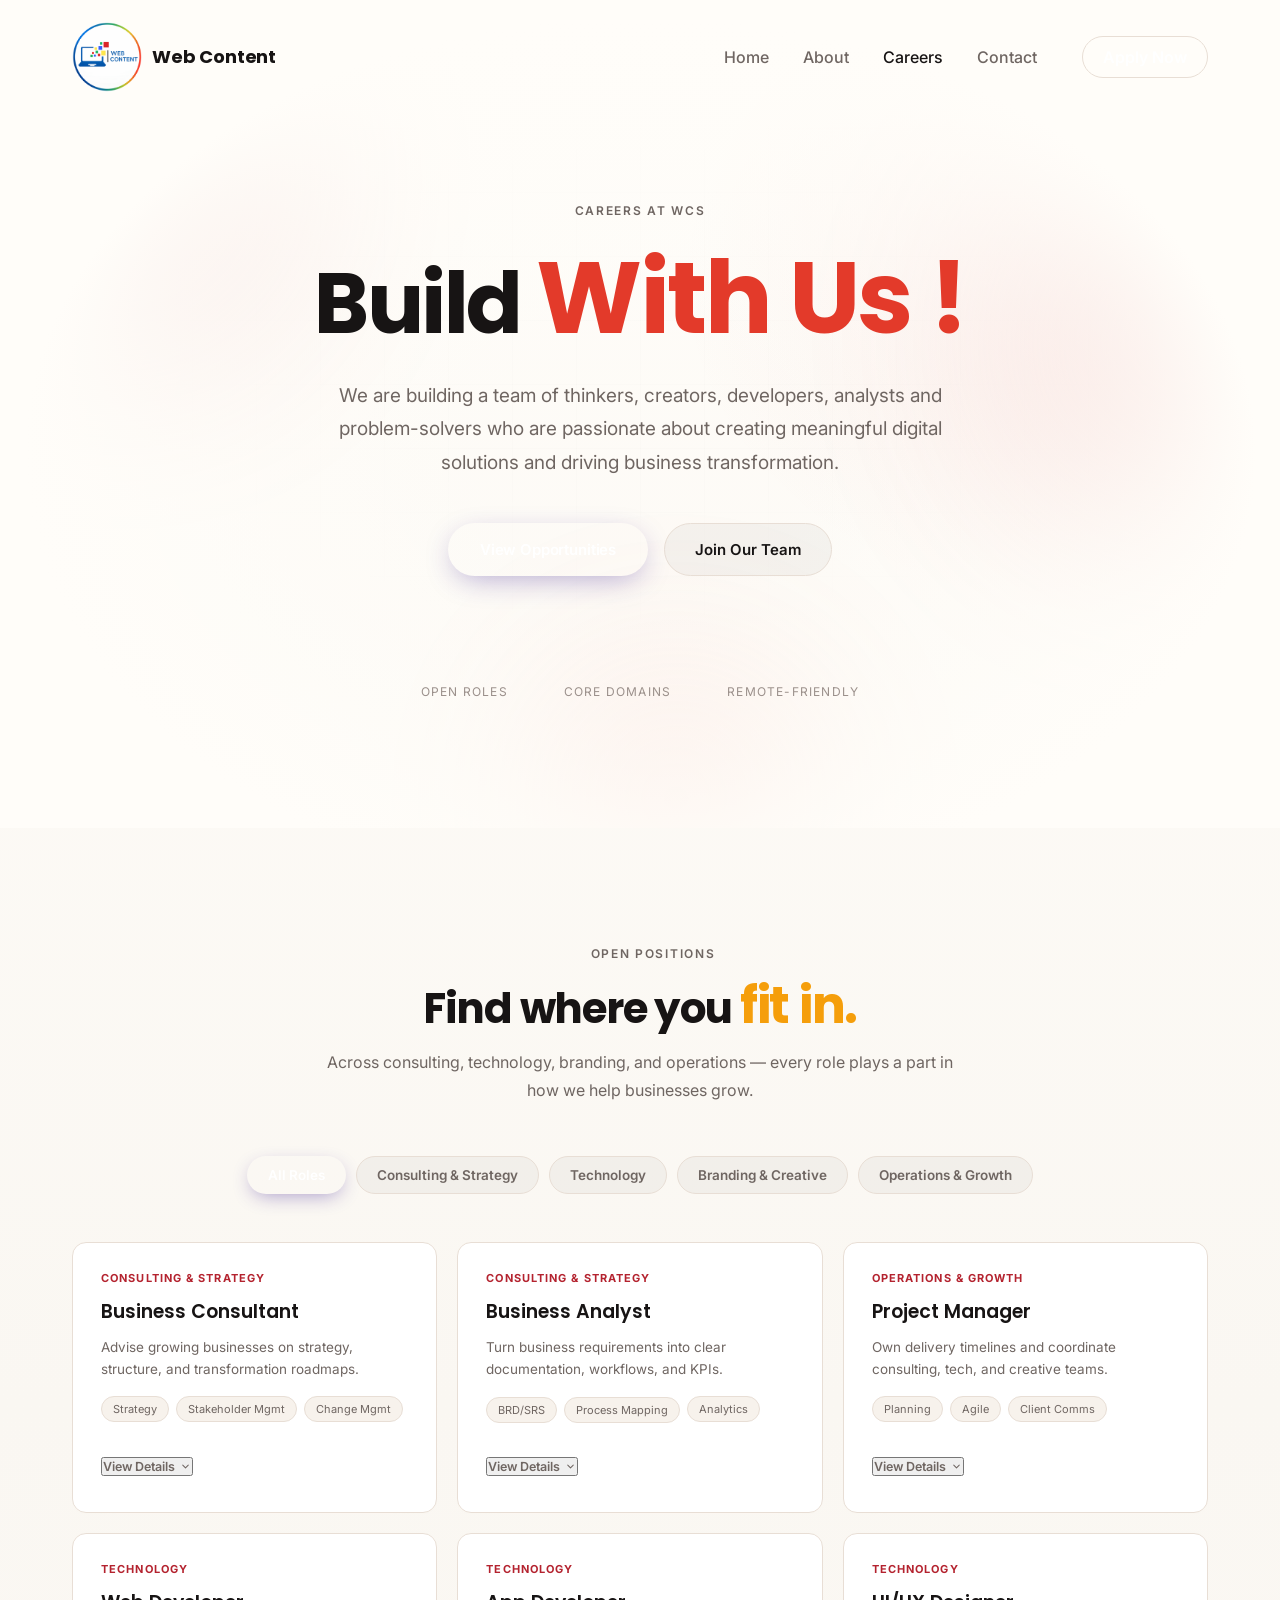
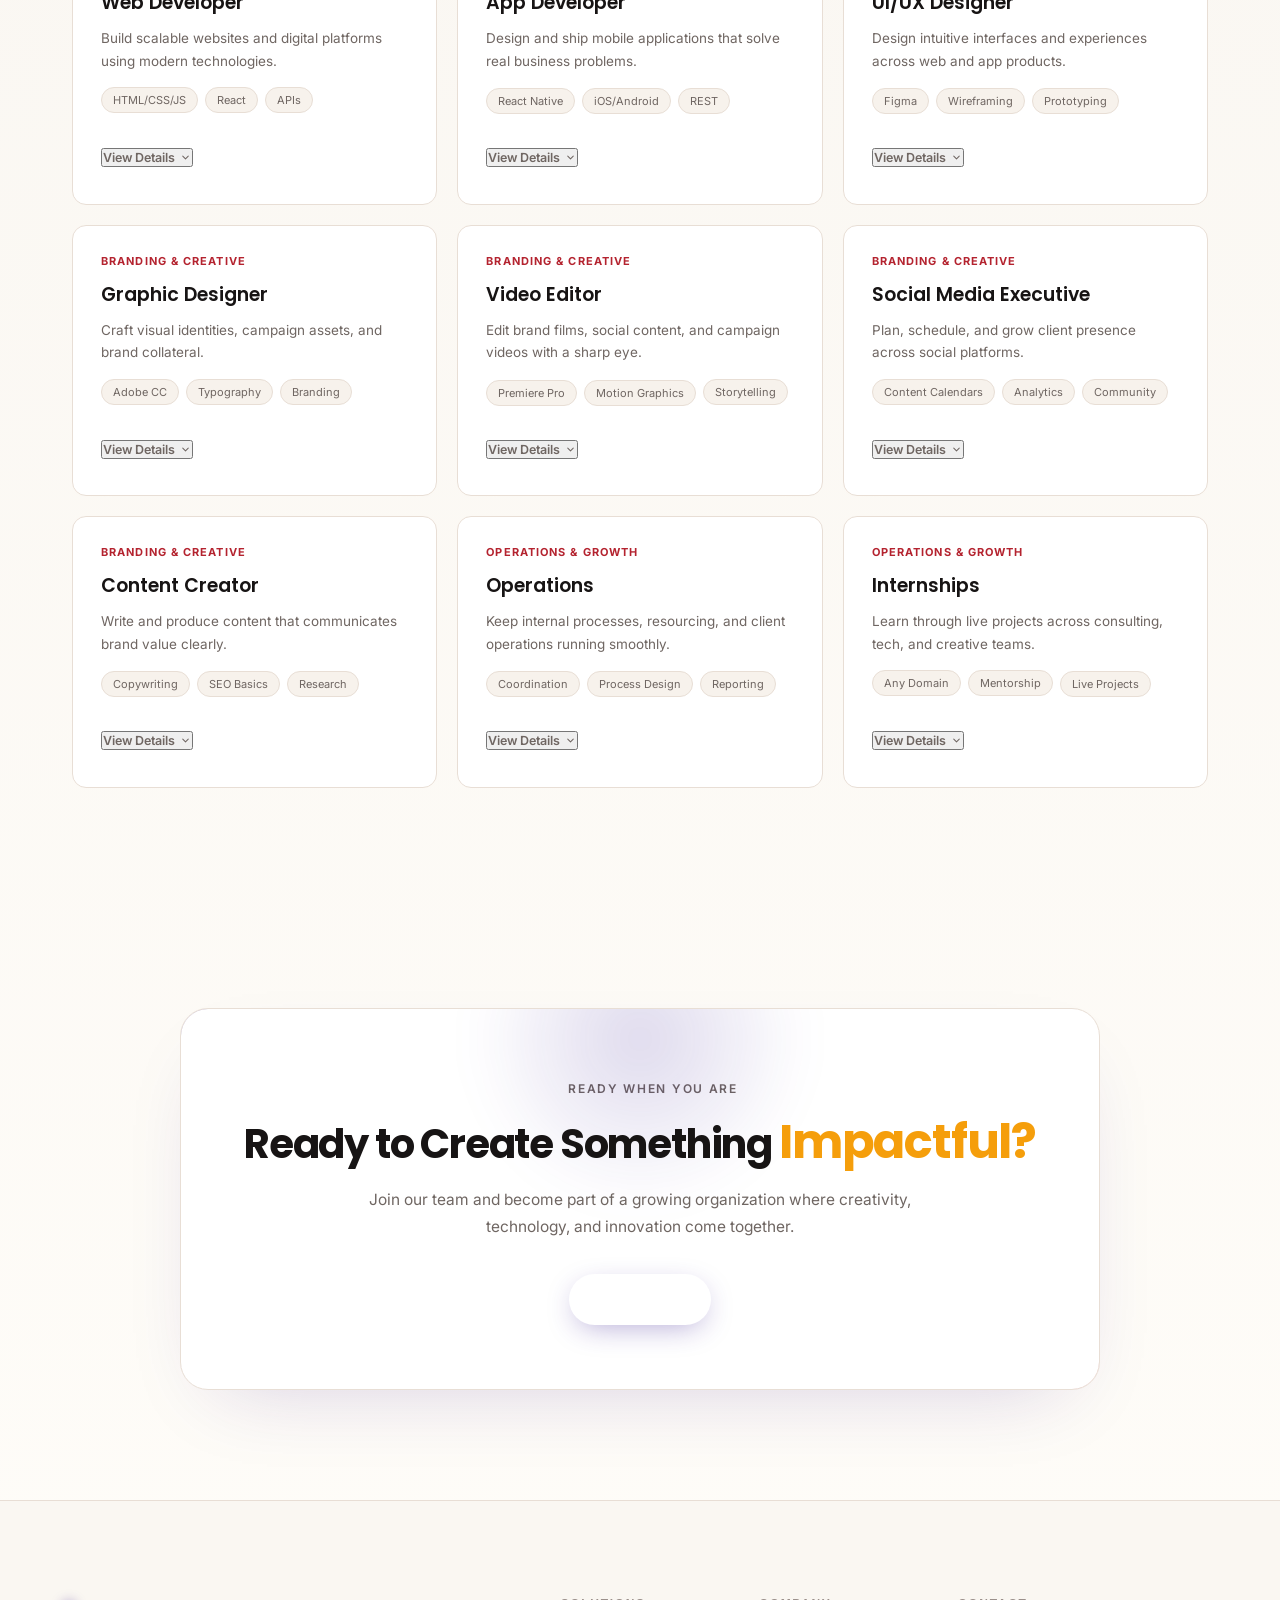
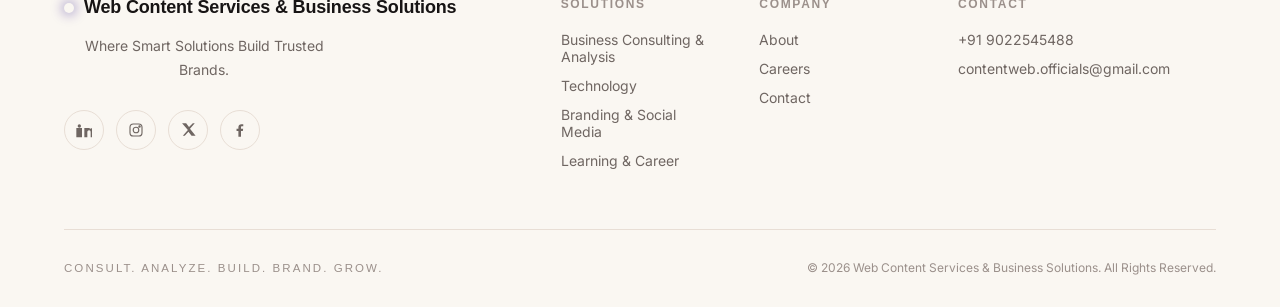
<file: WCS/careers.html>
<!DOCTYPE html>
<html lang="en">
<head>
<meta charset="UTF-8">
<meta name="viewport" content="width=device-width, initial-scale=1.0">
<title>Careers — Web Content Services &amp; Business Solutions</title>
<link rel="preconnect" href="https://fonts.googleapis.com">
<link rel="preconnect" href="https://fonts.gstatic.com" crossorigin>
<link href="https://fonts.googleapis.com/css2?family=Inter:wght@400;500;600;700;800;900&family=Poppins:wght@500;600;700;800&display=swap" rel="stylesheet">
<style>
  :root{
    --bg:#fffdf9;
    --bg-soft:#faf7f2;

    --surface:#ffffff;
    --surface-2:#f7f2ec;

    --line:#e8ded5;

    --text:#171414;
    --muted:#6f6662;
    --muted-2:#9b908b;

    --purple:#b4232f;
    --blue:#d13b3f;
    --cyan:#f06a5f;

    --grad:linear-gradient(
        120deg,
       #0A54A3 100%
    );

    --text-hi:var(--text);
    --text-mid:var(--muted);
    --text-low:var(--muted-2);
    --violet-soft:rgba(51,23,143,0.12);

    --bg-0:var(--bg);
    --glass:rgba(23,20,20,0.035);
    --glass-border:var(--line);
    --glass-border-hover:#d3c6bb;
    --text-0:var(--text);
    --text-1:var(--muted);
    --text-2:var(--muted-2);
    --violet:var(--purple);
    --grad-soft: linear-gradient(120deg, rgba(51,23,143,0.14), rgba(209,59,63,0.10));
    --radius-lg:22px;
    --radius-md:14px;
    --radius-sm:10px;
    --ease: cubic-bezier(.16,.84,.44,1);
  }
  *{margin:0;padding:0;box-sizing:border-box;}
  html{scroll-behavior:smooth;}
  body{
    background:
      radial-gradient(ellipse 900px 520px at 15% -10%, rgba(51,23,143,0.08), transparent 60%),
      radial-gradient(ellipse 820px 620px at 88% 8%, rgba(209,59,63,0.07), transparent 55%),
      linear-gradient(180deg, var(--bg-0), var(--bg-soft) 40%, var(--bg-0));
    color:var(--text-0);
    font-family:'Inter',-apple-system,BlinkMacSystemFont,sans-serif;
    -webkit-font-smoothing:antialiased;
    overflow-x:hidden;
  }
  @media (prefers-reduced-motion: reduce){
    *{animation-duration:0.001s !important; animation-iteration-count:1 !important; transition-duration:0.001s !important; scroll-behavior:auto !important;}
  }
  a{color:inherit; text-decoration:none;}
  button{font-family:inherit; cursor:pointer;}
  ::selection{background:rgba(51,23,143,0.25); color:#fff;}
  :focus-visible{outline:2px solid var(--cyan); outline-offset:3px; border-radius:6px;}

  .wrap{max-width:1200px; margin:0 auto; padding:0 32px;}
  @media (max-width:640px){ .wrap{padding:0 20px;} }

  .eyebrow{display:inline-flex; align-items:center; gap:10px; font-size:12px; font-weight:600; letter-spacing:0.14em; text-transform:uppercase; color:var(--text-1);}
  .eyebrow::before{content:''; width:16px; height:1px; background:var(--grad);}

  h1,h2,h3{font-family:'Poppins',sans-serif; font-weight:700; letter-spacing:-0.03em; line-height:1.08;}
  .grad-text{background:var(--grad); -webkit-background-clip:text; background-clip:text; color:transparent;}

  .reveal{opacity:0; transform:translateY(28px); transition:opacity .8s var(--ease), transform .8s var(--ease);}
  .reveal.is-visible{opacity:1; transform:translateY(0);}

  /* ================= NAV ================= */
  
header {
    position: fixed;
    top: 0;
    left: 0;
    right: 0;
    z-index: 999;
    padding: 22px 0;
    transition: background .4s var(--ease),
                border-color .4s var(--ease),
                padding .4s var(--ease);
    border-bottom: 1px solid transparent;
}

header.scrolled {
    background: rgba(255, 253, 249, 0.82);
    backdrop-filter: blur(16px) saturate(140%);
    -webkit-backdrop-filter: blur(16px) saturate(140%);
    border-bottom: 1px solid var(--glass-border);
    padding: 14px 0;
}

.nav-inner {
    display: flex;
    align-items: center;
    justify-content: space-between;
}


/* ================= LOGO ================= */

.logo {
    display: flex;
    align-items: center;
    gap: 10px;
    width: auto;
    height: auto;
    color: var(--text-0);
    text-decoration: none;
    flex-shrink: 0;
}

.logo img {
    width: 70px;
    height: 70px;
    max-width: 70px;
    max-height: 70px;

    object-fit: contain;
    object-position: center;

    display: block;
    flex: 0 0 70px;

    border-radius: 50%;
    background: transparent;
}

.logo > span {
    display: block;
    font-family: 'Poppins', sans-serif;
    font-size: 18px;
    font-weight: 700;
    letter-spacing: -0.01em;
    color: var(--text-0);
}

.logo span small {
    display: block;
    font-size: 9.5px;
    font-weight: 500;
    letter-spacing: 0.08em;
    color: var(--text-1);
    text-transform: uppercase;
    margin-top: 2px;
}

/* ================= NAV LINKS ================= */

.nav-right{
    display: flex;
    align-items: center;
    gap: 45px;
}


.nav-links {
    display: flex;
    gap: 34px;
    align-items: center;
}

.nav-links a {
    font-size: 16px;
    font-weight: 500;
    color: var(--text-1);
    position: relative;
    padding: 4px 0;
    transition: color .3s;
}

.nav-links a:hover,
.nav-links a.active {
    color: var(--text-0);
}

.nav-links a::after {
    content: '';
    position: absolute;
    left: 0;
    bottom: 0;
    width: 0;
    height: 1px;
    background: var(--grad);
    transition: width .35s var(--ease);
}

.nav-links a:hover::after,
.nav-links a.active::after {
    width: 100%;
}

/* ================= LET'S TALK BUTTON ================= */

.nav-cta {
    font-size: 16px;
    font-weight: 600;
    padding: 10px 20px;
    border-radius: 999px;
    border: 1px solid var(--glass-border);
    color: #ffffff;
    background: linear-gradient(
            90deg,
           #0A54A3
        );
    transition: border-color .3s,
                background .3s,
                transform .3s var(--ease);
}

.nav-cta:hover {
    border-color: var(--glass-border-hover);
    background: var(--glass);
    transform: translateY(-1px);
}

/* ================= MOBILE MENU ================= */

.nav-toggle {
    display: none;
    flex-direction: column;
    gap: 5px;
    background: none;
    border: none;
    padding: 6px;
    cursor: pointer;
}

.nav-toggle span {
    width: 22px;
    height: 1.5px;
    background: var(--text-0);
    display: block;
    transition: transform .3s ease,
                opacity .3s ease;
}

/* ================= TABLET / MOBILE ================= */

@media (max-width: 860px) {

    .nav-links {
        position: fixed;
        top: 80px;
        left: 16px;
        right: 16px;

        background: rgba(255, 253, 249, 0.97);
        backdrop-filter: blur(20px);
        -webkit-backdrop-filter: blur(20px);

        border: 1px solid var(--glass-border);
        border-radius: 16px;

        flex-direction: column;
        padding: 22px;
        gap: 18px;

        transform: translateY(-14px);
        opacity: 0;
        pointer-events: none;

        transition: all .35s var(--ease);
    }

    .nav-links.open {
        transform: translateY(0);
        opacity: 1;
        pointer-events: auto;
    }

    .nav-toggle {
        display: flex;
    }

    .nav-cta {
        display: none;
    }
}

/* ================= SMALL MOBILE ================= */

/* ================= SMALL MOBILE ================= */

@media (max-width: 640px) {

    header {
        padding: 14px 0;
    }

    header.scrolled {
        padding: 10px 0;
    }

    .logo img {
        width: 48px;
        height: 48px;
        max-width: 48px;
        max-height: 48px;
        flex-basis: 48px;
    }

    .logo {
        gap: 8px;
    }

    .logo > span {
        font-size: 14px;
    }

    .logo span small {
        font-size: 8px;
    }

    .nav-links {
        top: 68px;
    }
}
/* =========================================================
   FOOTER
========================================================= */

.site-footer{
    position:relative;

    border-top:1px solid var(--line);

    background:var(--bg-soft);

    padding:96px 0 32px;
}

.footer-container{
    width:90%;

    max-width:1300px;

    margin:0 auto;
}

.footer-grid{
    display:grid;

    grid-template-columns:repeat(12,1fr);

    gap:40px;

    padding-bottom:60px;
}


/* =========================================================
   FOOTER BRAND
========================================================= */

.footer-brand-col{
    grid-column:span 5;
}

.footer-logo{
    display:flex;

    align-items:center;

    gap:10px;

    color:var(--text-hi);

    font-family:'Space Grotesk',sans-serif;

    font-weight:600;

    font-size:18px;

    letter-spacing:-.01em;
}

.footer-logo .dot{
    width:10px;

    height:10px;

    border-radius:50%;

    flex-shrink:0;

    background:var(--grad);

    box-shadow:
        0 0 12px 2px rgba(51,23,143,.4);
}

.footer-tagline{
    margin-top:16px;

    max-width:280px;

    font-size:14px;

    line-height:1.7;

    color:var(--text-mid);
}


/* =========================================================
   SOCIAL ICONS
========================================================= */

.social-row{
    display:flex;

    gap:12px;

    margin-top:28px;
}

.social-btn{
    width:40px;

    height:40px;

    border-radius:50%;

    border:1px solid var(--line);

    display:flex;

    align-items:center;

    justify-content:center;

    color:var(--text-mid);

    transition:
        border-color .35s ease,
        background .35s ease,
        color .35s ease,
        transform .35s ease;
}

.social-btn:hover{
    border-color:rgba(51,23,143,.45);

    background:var(--violet-soft);

    color:#fff;

    transform:translateY(-3px);
}

.social-btn svg{
    display:block;
}


/* =========================================================
   FOOTER COLUMNS
========================================================= */

.footer-col{
    grid-column:span 2;
}

.footer-col.contact-col{
    grid-column:span 3;
}

.footer-col h5{
    margin:0 0 20px;

    font-family:'Space Grotesk',sans-serif;

    font-size:12px;

    letter-spacing:.14em;

    text-transform:uppercase;

    color:var(--text-low);

    font-weight:600;
}

.footer-col ul{
    list-style:none;

    display:flex;

    flex-direction:column;

    gap:12px;

    margin:0;

    padding:0;
}

.footer-col li{
    font-size:14px;

    color:var(--text-mid);
}


/* =========================================================
   FOOTER LINKS
========================================================= */

.footer-link{
    color:var(--text-mid);

    text-decoration:none;

    transition:
        color .3s ease,
        padding-left .3s ease;
}

.footer-link:hover{
    color:var(--text-hi);

    padding-left:4px;
}


/* =========================================================
   FOOTER BOTTOM
========================================================= */

.footer-bottom{
    border-top:1px solid var(--line);

    padding-top:30px;

    display:flex;

    align-items:center;

    justify-content:space-between;

    flex-wrap:wrap;

    gap:16px;
}

.footer-bottom-tag{
    margin:0;

    font-family:'Space Grotesk',sans-serif;

    font-size:11.5px;

    letter-spacing:.18em;

    text-transform:uppercase;

    color:var(--text-low);
}

.footer-copy{
    margin:0;

    font-size:12px;

    color:var(--text-low);
}


/* ================= VERY SMALL DEVICES ================= */

@media (max-width: 400px) {

    .logo img {
        width: 40px;
        height: 40px;
        max-width: 40px;
        max-height: 40px;
        flex-basis: 40px;
    }

    .logo > span {
        font-size: 13px;
    }

    .logo span small {
        font-size: 7.5px;
    }
}
  /* ================= HERO ================= */
  .hero{position:relative; min-height:92svh; display:flex; align-items:center; justify-content:center; padding:150px 0 80px; text-align:center; overflow:hidden;}
  .hero-bg{position:absolute; inset:0; z-index:0; pointer-events:none;}
  .blob{position:absolute; border-radius:50%; filter:blur(90px); opacity:0.35; animation:drift 20s ease-in-out infinite;}
  .blob-1{width:480px; height:480px; left:-120px; top:-60px; background:radial-gradient(circle, var(--violet), transparent 70%); animation-duration:22s;}
  .blob-2{width:520px; height:520px; right:-160px; top:10%; background:radial-gradient(circle, var(--blue), transparent 70%); animation-duration:26s; animation-delay:-6s;}
  .blob-3{width:380px; height:380px; left:38%; bottom:-160px; background:radial-gradient(circle, var(--cyan), transparent 70%); animation-duration:20s; animation-delay:-11s; opacity:0.22;}
  @keyframes drift{0%,100%{transform:translate(0,0) scale(1);} 33%{transform:translate(40px,-30px) scale(1.08);} 66%{transform:translate(-30px,26px) scale(0.94);}}
  .grid-overlay{position:absolute; inset:0; opacity:0.35; background-image:linear-gradient(rgba(23,20,20,0.03) 1px, transparent 1px), linear-gradient(90deg, rgba(23,20,20,0.03) 1px, transparent 1px); background-size:64px 64px; mask-image:radial-gradient(ellipse 70% 60% at 50% 40%, black 20%, transparent 75%);}
  .hero::after{content:''; position:absolute; inset:0; z-index:1; pointer-events:none; background:radial-gradient(ellipse 700px 500px at 50% 55%, transparent 20%, var(--bg-0) 88%);}
  .hero-inner{position:relative; z-index:2; max-width:820px; margin:0 auto; padding:0 24px;}
  .hero .eyebrow{justify-content:center; margin-bottom:26px;}
  .hero .eyebrow::before{display:none;}
  .hero h1{font-size:clamp(38px, 7vw, 84px); margin-bottom:26px;}
  .hero p.lead{font-size:clamp(16px,2vw,19px); color:var(--text-1); line-height:1.75; max-width:620px; margin:0 auto 44px;}
  .hero-actions{display:flex; gap:16px; justify-content:center; flex-wrap:wrap;}

  .btn-primary{position:relative; display:inline-flex; align-items:center; gap:10px; padding:16px 32px; border-radius:999px; border:none; background:var(--grad); color:#fff; font-weight:600; font-size:15px; letter-spacing:-0.01em; box-shadow:0 8px 30px -8px rgba(51,23,143,0.4); transition:transform .35s var(--ease), box-shadow .35s var(--ease); overflow:hidden;}
  .btn-primary:hover{transform:translateY(-2px) scale(1.02); box-shadow:0 14px 40px -8px rgba(51,23,143,0.55);}
  .btn-primary:active{transform:translateY(0) scale(0.98);}
  .btn-primary .shine{position:absolute; inset:0; background:linear-gradient(115deg, transparent 30%, rgba(255,255,255,0.35) 48%, transparent 65%); transform:translateX(-120%); transition:transform .7s var(--ease);}
  .btn-primary:hover .shine{transform:translateX(120%);}
  .btn-ghost{padding:16px 30px; border-radius:999px; border:1px solid var(--glass-border); color:var(--text-0); font-weight:600; font-size:15px; background:var(--glass); transition:border-color .3s, background .3s, transform .3s var(--ease);}
  .btn-ghost:hover{border-color:var(--glass-border-hover); transform:translateY(-2px);}

  .scroll-cue{position:absolute; bottom:30px; left:50%; transform:translateX(-50%); z-index:2; display:flex; flex-direction:column; align-items:center; gap:10px; color:var(--text-2); font-size:11px; letter-spacing:0.14em; text-transform:uppercase;}
  .scroll-cue .line{width:1px; height:34px; background:linear-gradient(var(--text-2), transparent); animation:pulse-line 2.2s ease-in-out infinite;}
  @keyframes pulse-line{0%,100%{opacity:0.3;} 50%{opacity:1;}}

  /* stat strip */
  .stat-strip{display:flex; justify-content:center; gap:56px; flex-wrap:wrap; margin-top:56px; position:relative; z-index:2;}
  .stat{text-align:center;}
  .stat .num{font-family:'Poppins',sans-serif; font-size:clamp(22px,3vw,32px); font-weight:700;}
  .stat .lbl{font-size:12px; color:var(--text-2); text-transform:uppercase; letter-spacing:0.1em; margin-top:4px;}

  /* ================= SECTION SHELL ================= */
  section{position:relative; padding:110px 0;}
  @media (max-width:640px){ section{padding:76px 0;} }
  .section-head{max-width:640px; margin:0 auto 52px; text-align:center;}
  .section-head h2{font-size:clamp(28px,4vw,42px); margin-top:18px;}
  .section-head p{color:var(--text-1); font-size:16px; margin-top:16px; line-height:1.7;}

  /* ================= FILTER TABS ================= */
  .filter-row{display:flex; gap:10px; justify-content:center; flex-wrap:wrap; margin-bottom:48px;}
  .filter-btn{
    padding:10px 20px; border-radius:999px; border:1px solid var(--glass-border); background:var(--glass);
    color:var(--text-1); font-size:13.5px; font-weight:600; transition:all .3s var(--ease);
  }
  .filter-btn:hover{color:var(--text-0); border-color:var(--glass-border-hover);}
  .filter-btn.active{color:#fff; background:var(--grad); border-color:transparent; box-shadow:0 6px 20px -6px rgba(51,23,143,0.45);}

  /* ================= JOB GRID ================= */
  .job-grid{display:grid; grid-template-columns:repeat(auto-fit, minmax(300px, 1fr)); gap:20px;}
  .job-card{
    background:var(--surface); border:1px solid var(--glass-border); border-radius:var(--radius-md);
    backdrop-filter:blur(18px) saturate(140%); -webkit-backdrop-filter:blur(18px) saturate(140%);
    padding:28px; position:relative; overflow:hidden; transition:transform .4s var(--ease), border-color .4s, box-shadow .4s;
    display:flex; flex-direction:column;
  }
  .job-card::before{
    content:''; position:absolute; inset:0; opacity:0; transition:opacity .4s;
    background:radial-gradient(320px circle at var(--mx,50%) var(--my,0%), rgba(51,23,143,0.10), transparent 60%);
    pointer-events:none;
  }
  .job-card:hover{transform:translateY(-6px); border-color:var(--glass-border-hover); box-shadow:0 24px 60px -30px rgba(51,23,143,0.30);}
  .job-card:hover::before{opacity:1;}
  .job-cat{font-size:11px; font-weight:700; letter-spacing:0.1em; text-transform:uppercase; color:var(--purple); margin-bottom:12px;}
  .job-title{font-family:'Poppins',sans-serif; font-size:19px; font-weight:600; margin-bottom:10px;}
  .job-desc{font-size:13.5px; color:var(--text-1); line-height:1.65; margin-bottom:16px; flex-grow:1;}
  .job-skills{display:flex; flex-wrap:wrap; gap:7px; margin-bottom:20px;}
  .job-skills span{font-size:11px; padding:5px 11px; border-radius:999px; background:var(--surface-2); border:1px solid var(--glass-border); color:var(--text-1);}
  .job-details{
    max-height:0; overflow:hidden; opacity:0; transition:max-height .45s var(--ease), opacity .35s, margin .45s var(--ease);
    font-size:13px; color:var(--text-1); line-height:1.7;
  }
  .job-details.open{max-height:160px; opacity:1; margin-bottom:16px;}
  .job-actions{display:flex; align-items:center; justify-content:space-between; gap:10px; margin-top:auto; padding-top:6px;}
  .apply-link{
    display:inline-flex; align-items:center; gap:8px; font-size:13.5px; font-weight:600; color:#fff;
    padding:10px 18px; border-radius:999px; background:var(--grad); transition:transform .3s var(--ease), box-shadow .3s;
  }
  .apply-link:hover{transform:translateY(-2px); box-shadow:0 10px 26px -8px rgba(51,23,143,0.4);}
  .apply-link svg{width:14px; height:14px; transition:transform .3s var(--ease);}
  .apply-link:hover svg{transform:translateX(3px);}
  .details-toggle{font-size:12.5px; font-weight:600; color:var(--text-1); transition:color .25s; display:inline-flex; align-items:center; gap:5px;}
  .details-toggle:hover{color:var(--text-0);}
  .details-toggle svg{width:11px; height:11px; transition:transform .3s var(--ease);}
  .details-toggle.open svg{transform:rotate(180deg);}

  /* ================= APPLY CTA ================= */
  .apply-cta{
    max-width:920px; margin:0 auto; padding:64px 48px; text-align:center; position:relative; overflow:hidden;
    border-radius:28px; background:var(--surface); border:1px solid var(--glass-border);
    backdrop-filter:blur(22px) saturate(150%); -webkit-backdrop-filter:blur(22px) saturate(150%);
    box-shadow:0 30px 80px -40px rgba(51,23,143,0.22);
  }
  @media (max-width:640px){ .apply-cta{padding:44px 24px;} }
  .apply-cta::before{
    content:''; position:absolute; inset:-1px; border-radius:28px; padding:1px;
    background:linear-gradient(140deg, rgba(51,23,143,0.3), transparent 35%, transparent 65%, rgba(209,59,63,0.25));
    -webkit-mask:linear-gradient(#000 0 0) content-box, linear-gradient(#000 0 0);
    -webkit-mask-composite:xor; mask-composite:exclude; pointer-events:none;
  }
  .apply-cta .glow{position:absolute; width:340px; height:340px; border-radius:50%; background:radial-gradient(circle, rgba(51,23,143,0.16), transparent 70%); top:-140px; left:50%; transform:translateX(-50%); filter:blur(20px); pointer-events:none;}
  .apply-cta h2{font-size:clamp(26px,4vw,40px); margin-bottom:18px; position:relative; z-index:1;}
  .apply-cta p{color:var(--text-1); font-size:15.5px; line-height:1.75; max-width:560px; margin:0 auto 34px; position:relative; z-index:1;}
  .apply-cta .btn-primary{position:relative; z-index:1;}
</style>
</head>
<body>

<header id="siteHeader">
  <div class="wrap nav-inner">
    <a href="index.html" class="logo">
    <img src="Web content logo.png" alt="Web Content Services Logo">
    <span>
        Web Content
        <small></small>
    </span>
</a>

        <div class="nav-right">
    <nav class="nav-links" id="navLinks">
      <a href="index.html">Home</a>
      <a href="about.html">About</a>
      <a href="careers.html" class="active">Careers</a>
      <a href="contact.html">Contact</a>
    </nav>
    <div style="display:flex; align-items:center; gap:14px;">
      <a href="apply.html" class="nav-cta">Apply Now</a>
      <button class="nav-toggle" id="navToggle" aria-label="Toggle menu"><span></span><span></span><span></span></button>
    </div>
  </div>
  </div>
</header>

<main id="top">

  <!-- ================= HERO ================= -->
  <section class="hero">
    <div class="hero-bg">
      <div class="grid-overlay"></div>
      <div class="blob blob-1"></div>
      <div class="blob blob-2"></div>
      <div class="blob blob-3"></div>
    </div>
    <div class="hero-inner">
      <div class="eyebrow reveal">Careers at WCS</div>
      <h1 class="reveal">Build <span style="color: #E33A2A; font-size: 1.2em;">With Us !</span> <span style="color: #F59E0B ; font-size: 1.2em;"></style=></h1>
      <p class="lead reveal">We are building a team of thinkers, creators, developers, analysts and problem-solvers who are passionate about creating meaningful digital solutions and driving business transformation.</p>
      <div class="hero-actions reveal">
        <a href="#opportunities" class="btn-primary"><span class="shine"></span>View Opportunities</a>
        <a href="apply.html" class="btn-ghost">Join Our Team</a>
      </div>
      <div class="stat-strip reveal">
        <div class="stat"><div class="num grad-text">12</div><div class="lbl">Open Roles</div></div>
        <div class="stat"><div class="num grad-text">4</div><div class="lbl">Core Domains</div></div>
        <div class="stat"><div class="num grad-text">100%</div><div class="lbl">Remote-Friendly</div></div>
      </div>
    </div>
   </section>

  <!-- ================= OPPORTUNITIES ================= -->
  <section id="opportunities">
    <div class="wrap">
      <div class="section-head reveal">
        <div class="eyebrow" style="justify-content:center;">Open positions</div>
        <h2>Find where you <span style="color: #F59E0B ; font-size: 1.2em;">fit in.</span></h2>
        <p>Across consulting, technology, branding, and operations — every role plays a part in how we help businesses grow.</p>
      </div>

      <div class="filter-row reveal">
        <button class="filter-btn active" data-filter="all">All Roles</button>
        <button class="filter-btn" data-filter="consulting">Consulting &amp; Strategy</button>
        <button class="filter-btn" data-filter="technology">Technology</button>
        <button class="filter-btn" data-filter="creative">Branding &amp; Creative</button>
        <button class="filter-btn" data-filter="operations">Operations &amp; Growth</button>
      </div>

      <div class="job-grid" id="jobGrid"><!-- cards injected by JS --></div>
    </div>
  </section>

  <!-- ================= APPLY CTA ================= -->
  <section>
    <div class="wrap">
      <div class="apply-cta reveal">
        <div class="glow"></div>
        <div class="eyebrow" style="justify-content:center; margin-bottom:20px;">Ready when you are</div>
        <h2>Ready to Create Something <span style="color: #F59E0B ; font-size: 1.2em;">Impactful?</span></h2>
        <p>Join our team and become part of a growing organization where creativity, technology, and innovation come together.</p>
        <a href="apply.html" class="btn-primary"><span class="shine"></span>Apply Now</a>
      </div>
    </div>
  </section>

</main>

 <!-- =========================================================
     FOOTER
========================================================= -->

<footer class="site-footer">

    <div class="footer-container">

        <div class="footer-grid">


            <!-- =================================================
                 FOOTER BRAND
            ================================================== -->

            <div class="footer-brand-col">

                <a
                    href="index.html"
                    class="footer-logo"
                >

                    <span class="dot"></span>

                    <span>
                        Web Content Services & Business Solutions
                    </span>

                </a>


                <p class="footer-tagline " style="text-align: center;">

                    Where Smart Solutions Build Trusted Brands.

                </p>


                <!-- Social Media -->

                <div class="social-row">


                    <!-- LinkedIn -->

                    <a
                        href="https://www.linkedin.com/company/web-content-services/"
                        class="social-btn"
                        aria-label="LinkedIn"
                        target="_blank"
                        rel="noopener noreferrer"
                    >

                        <svg
                            width="16"
                            height="16"
                            viewBox="0 0 24 24"
                            fill="currentColor"
                        >

                            <path d="M4.98 3.5A2.5 2.5 0 1 1 5 8.5a2.5 2.5 0 0 1-.02-5zM.5 8.98H9V23H.5zM12.5 8.98h8.14v1.91h.11c1.13-2.14 3.9-2.14 5.75 0V23h-4.5v-6.9c0-1.66-.03-3.8-2.32-3.8-2.32 0-2.68 1.81-2.68 3.68V23h-4.5z"/>

                        </svg>

                    </a>


                    <!-- Instagram -->

                    <a
                        href="https://www.instagram.com/webcontent.in/"
                        class="social-btn"
                        aria-label="Instagram"
                        target="_blank"
                        rel="noopener noreferrer"
                    >

                        <svg
                            width="16"
                            height="16"
                            viewBox="0 0 24 24"
                            fill="none"
                            stroke="currentColor"
                            stroke-width="1.7"
                        >

                            <rect
                                x="3"
                                y="3"
                                width="18"
                                height="18"
                                rx="5"
                            />

                            <circle
                                cx="12"
                                cy="12"
                                r="4.2"
                            />

                            <circle
                                cx="17.3"
                                cy="6.7"
                                r="1"
                            />

                        </svg>

                    </a>


                    <!-- X -->

                    <a
                        href="https://x.com/webcontent_biz?s=11"
                        class="social-btn"
                        aria-label="X / Twitter"
                    >

                        <svg
                            width="15"
                            height="15"
                            viewBox="0 0 24 24"
                            fill="currentColor"
                        >

                            <path d="M18.9 2H22l-7.6 8.7L23.3 22H16.9l-5-6.6L6 22H2.9l8.1-9.3L1.7 2h6.6l4.5 6z"/>

                        </svg>

                    </a>


                    <!-- Facebook -->

                    <a
                        href="https://www.facebook.com/share/1CNiLj4fPb/?mibextid=wwXIfr"
                        class="social-btn"
                        aria-label="Facebook"
                    >

                        <svg
                            width="16"
                            height="16"
                            viewBox="0 0 24 24"
                            fill="currentColor"
                        >

                            <path d="M13.5 22v-8.4h2.8l.4-3.3h-3.2V8.1c0-1 .3-1.6 1.7-1.6h1.7V3.5C16.3 3.4 15.2 3.3 14 3.3c-2.6 0-4.4 1.6-4.4 4.5v2.5H6.8v3.3h2.8V22z"/>

                        </svg>

                    </a>

                </div>

            </div>



            <!-- =================================================
                 SOLUTIONS
            ================================================== -->

            <div class="footer-col">

                <h5>
                    Solutions
                </h5>

                <ul>

                    <li>
                        <a
                            href="consulting.html"
                            class="footer-link"
                        >
                            Business Consulting & Analysis
                        </a>
                    </li>

                    <li>
                        <a
                            href="technology.html"
                            class="footer-link"
                        >
                            Technology
                        </a>
                    </li>

                    <li>
                        <a
                            href="branding.html"
                            class="footer-link"
                        >
                            Branding & Social Media
                        </a>
                    </li>

                    <li>
                        <a
                            href="learning.html"
                            class="footer-link"
                        >
                            Learning & Career
                        </a>
                    </li>

                </ul>

            </div>



            <!-- =================================================
                 COMPANY
            ================================================== -->

            <div class="footer-col">

                <h5>
                    Company
                </h5>

                <ul>

                    <li>
                        <a
                            href="about.html"
                            class="footer-link"
                        >
                            About
                        </a>
                    </li>


                    <li>
                        <a
                            href="careers.html"
                            class="footer-link"
                        >
                            Careers
                        </a>
                    </li>

                    <li>
                        <a
                            href="contact.html"
                            class="footer-link"
                        >
                            Contact
                        </a>
                    </li>

                </ul>

            </div>



            <!-- =================================================
                 CONTACT
            ================================================== -->

            <div class="footer-col contact-col">

                <h5>
                    Contact
                </h5>

                <ul>

                    <li>
                        +91 9022545488
                    </li>

                    <li>
                        contentweb.officials@gmail.com
                    </li>

                </ul>

            </div>

        </div>



        <!-- =================================================
             FOOTER BOTTOM
        ================================================== -->

        <div class="footer-bottom">

            <p class="footer-bottom-tag">

                Consult. Analyze. Build. Brand. Grow.

            </p>

            <p class="footer-copy">

                ©
                <span id="year"></span>
                Web Content Services & Business Solutions.
                All Rights Reserved.

            </p>

        </div>

    </div>

</footer>

<script>
  const header = document.getElementById('siteHeader');
  window.addEventListener('scroll', () => { header.classList.toggle('scrolled', window.scrollY > 20); }, {passive:true});

  const navToggle = document.getElementById('navToggle');
  const navLinks = document.getElementById('navLinks');
  navToggle.addEventListener('click', () => navLinks.classList.toggle('open'));
  navLinks.querySelectorAll('a').forEach(a => a.addEventListener('click', () => navLinks.classList.remove('open')));

  // ---------- job data ----------
  const jobs = [
    { title:"Business Consultant", cat:"consulting", catLabel:"Consulting & Strategy",
      desc:"Advise growing businesses on strategy, structure, and transformation roadmaps.",
      skills:["Strategy","Stakeholder Mgmt","Change Mgmt"],
      details:"You'll run discovery workshops, diagnose operational gaps, and design the strategic roadmap clients act on — working directly with founders and leadership teams." },
    { title:"Business Analyst", cat:"consulting", catLabel:"Consulting & Strategy",
      desc:"Turn business requirements into clear documentation, workflows, and KPIs.",
      skills:["BRD/SRS","Process Mapping","Analytics"],
      details:"You'll gather requirements, run gap analyses, write BRDs/SOPs, and build the reporting that helps clients make confident decisions." },
    { title:"Project Manager", cat:"operations", catLabel:"Operations & Growth",
      desc:"Own delivery timelines and coordinate consulting, tech, and creative teams.",
      skills:["Planning","Agile","Client Comms"],
      details:"You'll be the thread connecting consulting, technology, and branding workstreams — keeping scope, timelines, and quality on track from kickoff to delivery." },
    { title:"Web Developer", cat:"technology", catLabel:"Technology",
      desc:"Build scalable websites and digital platforms using modern technologies.",
      skills:["HTML/CSS/JS","React","APIs"],
      details:"You'll build and maintain client websites and web apps end to end — from component architecture to API integration and deployment." },
    { title:"App Developer", cat:"technology", catLabel:"Technology",
      desc:"Design and ship mobile applications that solve real business problems.",
      skills:["React Native","iOS/Android","REST"],
      details:"You'll build cross-platform mobile apps for clients, working closely with UI/UX and backend teams to ship reliable, scalable products." },
    { title:"UI/UX Designer", cat:"technology", catLabel:"Technology",
      desc:"Design intuitive interfaces and experiences across web and app products.",
      skills:["Figma","Wireframing","Prototyping"],
      details:"You'll turn business requirements into wireframes, prototypes, and polished UI systems that developers can build from with confidence." },
    { title:"Graphic Designer", cat:"creative", catLabel:"Branding & Creative",
      desc:"Craft visual identities, campaign assets, and brand collateral.",
      skills:["Adobe CC","Typography","Branding"],
      details:"You'll design logos, brand systems, social creatives, and marketing collateral that give client brands a distinct, professional identity." },
    { title:"Video Editor", cat:"creative", catLabel:"Branding & Creative",
      desc:"Edit brand films, social content, and campaign videos with a sharp eye.",
      skills:["Premiere Pro","Motion Graphics","Storytelling"],
      details:"You'll cut and finish video content across formats — from short-form social edits to longer brand films — keeping pace with campaign timelines." },
    { title:"Social Media Executive", cat:"creative", catLabel:"Branding & Creative",
      desc:"Plan, schedule, and grow client presence across social platforms.",
      skills:["Content Calendars","Analytics","Community"],
      details:"You'll manage content calendars, publish and monitor posts, and report on performance across Instagram, LinkedIn, and other client channels." },
    { title:"Content Creator", cat:"creative", catLabel:"Branding & Creative",
      desc:"Write and produce content that communicates brand value clearly.",
      skills:["Copywriting","SEO Basics","Research"],
      details:"You'll write website copy, blog posts, and campaign content, translating business positioning into content people actually want to read." },
    { title:"Operations", cat:"operations", catLabel:"Operations & Growth",
      desc:"Keep internal processes, resourcing, and client operations running smoothly.",
      skills:["Coordination","Process Design","Reporting"],
      details:"You'll support day-to-day operations — resourcing, vendor coordination, internal reporting — so client-facing teams can focus on delivery." },
    { title:"Internships", cat:"operations", catLabel:"Operations & Growth",
      desc:"Learn through live projects across consulting, tech, and creative teams.",
      skills:["Any Domain","Mentorship","Live Projects"],
      details:"You'll be paired with a mentor and placed on live client work across consulting, technology, or creative — with structured feedback throughout." },
  ];

  const grid = document.getElementById('jobGrid');
  const arrowSVG = '<svg viewBox="0 0 24 24" fill="none" stroke="currentColor" stroke-width="2" stroke-linecap="round" stroke-linejoin="round"><path d="M5 12h14M13 6l6 6-6 6"/></svg>';
  const chevSVG = '<svg viewBox="0 0 24 24" fill="none" stroke="currentColor" stroke-width="2.2" stroke-linecap="round" stroke-linejoin="round"><path d="M6 9l6 6 6-6"/></svg>';

  jobs.forEach((job, i) => {
    const card = document.createElement('div');
    card.className = 'job-card reveal';
    card.dataset.cat = job.cat;
    card.style.transitionDelay = (i % 6) * 70 + 'ms';
    card.innerHTML = `
      <div class="job-cat">${job.catLabel}</div>
      <div class="job-title">${job.title}</div>
      <p class="job-desc">${job.desc}</p>
      <div class="job-skills">${job.skills.map(s => `<span>${s}</span>`).join('')}</div>
      <div class="job-details"><p>${job.details}</p></div>
      <div class="job-actions">
        <button class="details-toggle">View Details ${chevSVG}</button>
        <a href="apply.html?role=${encodeURIComponent(job.title)}" class="apply-link">Apply Now ${arrowSVG}</a>
      </div>
    `;
    card.addEventListener('mousemove', (e) => {
      const r = card.getBoundingClientRect();
      card.style.setProperty('--mx', (e.clientX - r.left) + 'px');
      card.style.setProperty('--my', (e.clientY - r.top) + 'px');
    });
    const toggle = card.querySelector('.details-toggle');
    const details = card.querySelector('.job-details');
    toggle.addEventListener('click', () => {
      const open = details.classList.toggle('open');
      toggle.classList.toggle('open', open);
      toggle.innerHTML = (open ? 'Hide Details ' : 'View Details ') + chevSVG;
    });
    grid.appendChild(card);
  });

  // ---------- filters ----------
  const filterBtns = document.querySelectorAll('.filter-btn');
  filterBtns.forEach(btn => {
    btn.addEventListener('click', () => {
      filterBtns.forEach(b => b.classList.remove('active'));
      btn.classList.add('active');
      const f = btn.dataset.filter;
      document.querySelectorAll('.job-card').forEach(card => {
        const show = f === 'all' || card.dataset.cat === f;
        card.style.display = show ? '' : 'none';
      });
    });
  });

  // ---------- scroll reveal (observe after cards are built) ----------
  const io = new IntersectionObserver((entries) => {
    entries.forEach(entry => {
      if (entry.isIntersecting) { entry.target.classList.add('is-visible'); io.unobserve(entry.target); }
    });
  }, { threshold: 0.12, rootMargin: '0px 0px -50px 0px' });
  document.querySelectorAll('.reveal').forEach(el => io.observe(el));

  document.getElementById('year').textContent = new Date().getFullYear();
</script>

</body>
</html>
</file>
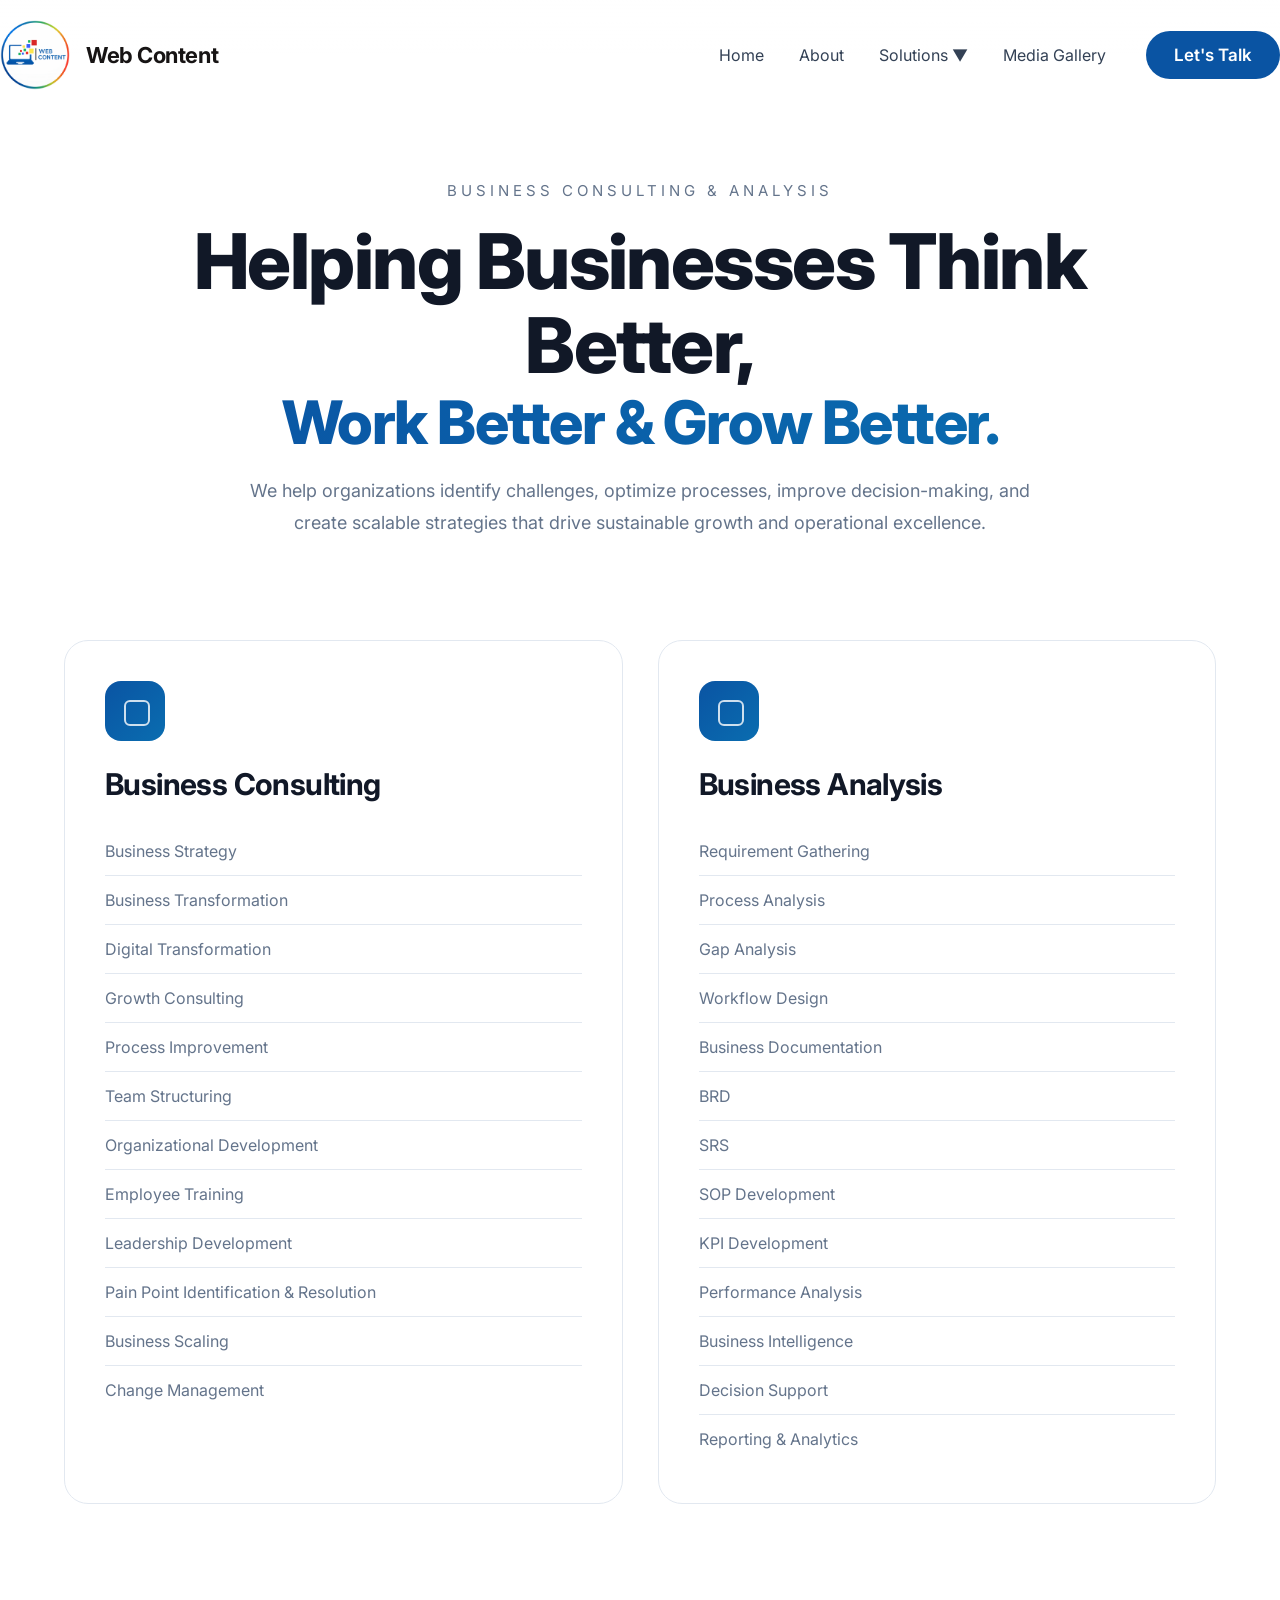
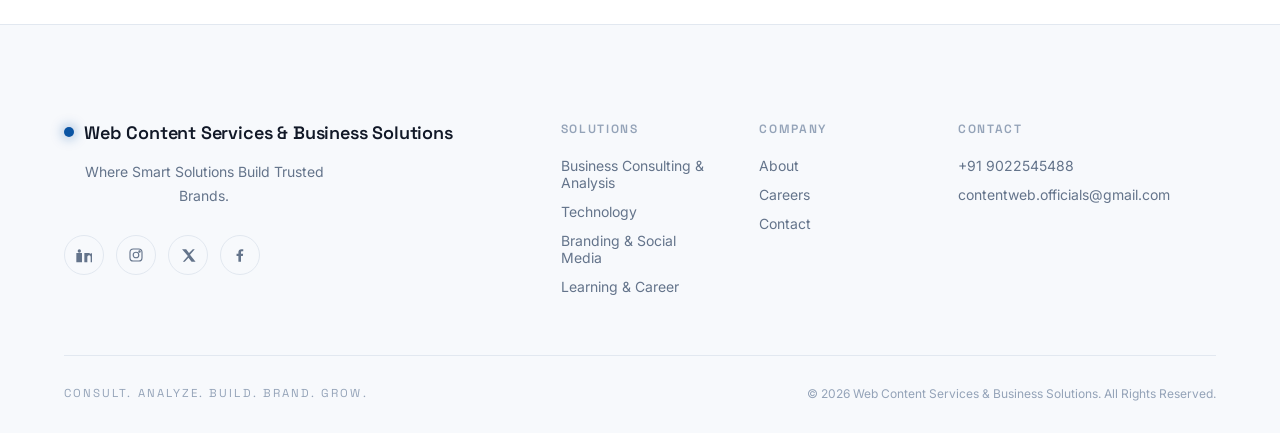
<file: WCS/consulting.html>
<!DOCTYPE html>
<html lang="en">
<head>
<meta charset="UTF-8">
<meta name="viewport" content="width=device-width, initial-scale=1.0">

<title>Business Consulting & Analysis | WCS</title>

<!-- Google Fonts -->
<link rel="preconnect" href="https://fonts.googleapis.com">
<link rel="preconnect" href="https://fonts.gstatic.com" crossorigin>

<link href="https://fonts.googleapis.com/css2?family=Inter:wght@300;400;500;600;700;800&family=Space+Grotesk:wght@400;500;600;700&display=swap" rel="stylesheet">

<style>

/* =========================================================
   GLOBAL VARIABLES
========================================================= */

:root{
    --bg:#FFFFFF;
    --bg-soft:#F7F9FC;
    --surface:#FFFFFF;
    --surface-2:#F7F9FC;
    --line:#E2E8F0;
    --text:#111827;
    --muted:#64748B;
    --muted-2:#94A3B8;

    --purple:#0A54A3;
    --blue:#0A6DB0;
    --cyan:#20A58A;

    --yellow:#FEEB54;
    --orange:#F59E0B;
    --red:#E33A2A;

    --grad:#0A54A3;
}


/* =========================================================
   RESET
========================================================= */

*{
    margin:0;
    padding:0;
    box-sizing:border-box;
}

html{
    scroll-behavior:smooth;
}

body{
    background:var(--bg);
    color:var(--text);
    font-family:'Inter', sans-serif;
    color:var(--text);
    font-family:'Inter',sans-serif;
    overflow-x:hidden;
}

h1,
h2,
h3,
h4,
.font-display{
    font-family:'Inter', sans-serif;
    letter-spacing:-0.02em;
}

a{
    text-decoration:none;
}

button,
input,
textarea,
select{
    font-family:inherit;
}


/* =========================================================
   BACKGROUND
========================================================= */

body::before,
body::after{
    display:none;
}


/* =========================================================
   CONTAINER
========================================================= */

.container,
.wrap{
    width:90%;
    max-width:1300px;
    margin:0 auto;
}


/* =========================================================
   NAVBAR
========================================================= */

nav{
    position:fixed;
    top:0;
    left:0;
    right:0;
    z-index:999;

    padding:20px 0;

    background:linear-gradient(
        to bottom,
        rgba(255,255,255,0.92),
        rgba(255,255,255,0),
        transparent
    );

    backdrop-filter:blur(8px);
}

.navbar{
    width:100%;
    display:flex;
    align-items:center;
    justify-content:space-between;
}


/* =========================================================
   LOGO
========================================================= */

.logo-area{
    display:flex;
    align-items:center;
    gap:16px;
}

.logo-area img{
    width:70px;
    height:70px;
    max-width:70px;
    max-height:70px;
    object-fit:contain;
    display:block;
    flex:0 0 70px;
    border-radius:50%;
}

.logo-area h2{
    color:#111827;
    font-size:22px;
    font-weight:700;
    font-family:'Space Grotesk',sans-serif;
    color:#171414;
    font-size:22px;
    font-weight:700;
    font-family:'Inter', sans-serif;
}


/* =========================================================
   NAV RIGHT
========================================================= */

.nav-right{
    display:flex;
    align-items:center;
    gap:40px;
}


/* =========================================================
   NAV LINKS
========================================================= */

.nav-links{
    display:flex;
    align-items:center;
    gap:35px;
}

.nav-links a{
    color:#334155;
    transition:.3s;
}

.nav-links a:hover{
    color:#0A54A3;
}


/* =========================================================
   DROPDOWN
========================================================= */

.dropdown{
    position:relative;
}

.dropdown-content{
    position:absolute;
    top:100%;
    left:0;

    width:260px;

    background:#FFFFFF;
    border:1px solid var(--line);
    border-radius:16px;
    overflow:hidden;

    opacity:0;
    visibility:hidden;
    transform:translateY(10px);

    transition:.3s;

    box-shadow:0 15px 40px rgba(15,23,42,.08);
}

.dropdown:hover .dropdown-content{
    opacity:1;
    visibility:visible;
    transform:translateY(0);
}

.dropdown-content a{
    display:block;
    padding:15px 20px;
    color:#334155;
}

.dropdown-content a:hover{
    background:#F1F6FC;
    color:#0A54A3;
}


/* =========================================================
   LET'S TALK BUTTON
========================================================= */

.nav-talk{
    padding:14px 28px;
    border-radius:999px;

    background:#0A54A3;

    color:#FFFFFF;
    font-size:17px;
    font-weight:600;
    text-decoration:none;

    transition:.3s;
}

.nav-talk:hover{
    transform:translateY(-2px);

    box-shadow:
        0 10px 30px rgba(10,84,163,.25);
}


/* =========================================================
   HERO
========================================================= */

.hero{
    padding:180px 0 100px;
    text-align:center;
}

.hero > .container > span{
    color:#64748B;

    text-transform:uppercase;

    letter-spacing:4px;

    font-size:15px;
}

.hero h1{
    font-size:clamp(3rem,6vw,5.2rem);

    line-height:1.1;

    max-width:1000px;

    margin:20px auto;

    font-weight:800;
}

.hero .gradient{
    display:block;

    background:linear-gradient(
        90deg,
        #0A54A3,
        #0A6DB0
    );

    -webkit-background-clip:text;
    background-clip:text;

    color:transparent;

    font-size:60px;
}

.hero p{
    max-width:800px;

    margin:0 auto;

    color:var(--muted);

    line-height:1.8;

    font-size:18px;
}


/* =========================================================
   SERVICES
========================================================= */

.services{
    padding-bottom:120px;
}

.grid{
    display:grid;

    grid-template-columns:repeat(2,1fr);

    gap:35px;
}


/* =========================================================
   SERVICE CARD
========================================================= */

.card{
    background:#FFFFFF;

    border:1px solid var(--line);

    border-radius:24px;

    padding:40px;

    backdrop-filter:blur(15px);

    -webkit-backdrop-filter:blur(15px);

    transition:
        transform .4s ease,
        border-color .4s ease,
        box-shadow .4s ease;
}

.card:hover{
    transform:translateY(-8px);

    border-color:#0A54A3;

    box-shadow:
        0 20px 40px rgba(10,84,163,.12);
}

.card h2{
    margin-bottom:25px;

    font-size:30px;

    color:#111827;
}

.card ul{
    list-style:none;

    margin:0;

    padding:0;
}

.card li{
    padding:12px 0;

    border-bottom:1px solid var(--line);

    color:#171718;
    color:var(--muted);

    line-height:1.5;
}

.card li:last-child{
    border-bottom:none;
}


/* =========================================================
   SERVICE ICON
========================================================= */

.icon{
    width:60px;

    height:60px;

    background:linear-gradient(
        135deg,
        #0A54A3,
        #0A6DB0
    );

    border-radius:16px;

    margin-bottom:25px;

    position:relative;
}

.icon::after{
    content:"";

    position:absolute;

    width:22px;
    height:22px;

    border:2px solid rgba(255,255,255,.8);

    border-radius:6px;

    top:19px;
    left:19px;
}


/* =========================================================
   FOOTER
========================================================= */

.site-footer{
    position:relative;

    border-top:1px solid var(--line);

    background:var(--bg-soft);

    padding:96px 0 32px;
}

.footer-container{
    width:90%;

    max-width:1300px;

    margin:0 auto;
}

.footer-grid{
    display:grid;

    grid-template-columns:repeat(12,1fr);

    gap:40px;

    padding-bottom:60px;
}


/* =========================================================
   FOOTER BRAND
========================================================= */

.footer-brand-col{
    grid-column:span 5;
}

.footer-logo{
    display:flex;

    align-items:center;

    gap:10px;

    color:var(--text);

    font-family:'Space Grotesk',sans-serif;

    font-weight:600;

    font-size:18px;

    letter-spacing:-.01em;
}

.footer-logo .dot{
    width:10px;

    height:10px;

    border-radius:50%;

    flex-shrink:0;

    background:var(--grad);

    box-shadow:
        0 0 12px 2px rgba(10,84,163,.35);
}

.footer-tagline{
    margin-top:16px;

    max-width:280px;

    font-size:14px;

    line-height:1.7;

    color:var(--muted);
}


/* =========================================================
   SOCIAL ICONS
========================================================= */

.social-row{
    display:flex;

    gap:12px;

    margin-top:28px;
}

.social-btn{
    width:40px;

    height:40px;

    border-radius:50%;

    border:1px solid var(--line);

    display:flex;

    align-items:center;

    justify-content:center;

    color:var(--muted);

    transition:
        border-color .35s ease,
        background .35s ease,
        color .35s ease,
        transform .35s ease;
}

.social-btn:hover{
    border-color:rgba(10,84,163,.55);

    background:#F1F6FC;

    color:#0A54A3;

    transform:translateY(-3px);
}

.social-btn svg{
    display:block;
}


/* =========================================================
   FOOTER COLUMNS
========================================================= */

.footer-col{
    grid-column:span 2;
}

.footer-col.contact-col{
    grid-column:span 3;
}

.footer-col h5{
    margin:0 0 20px;

    font-family:'Space Grotesk',sans-serif;

    font-size:12px;

    letter-spacing:.14em;

    text-transform:uppercase;

    color:var(--muted-2);

    font-weight:600;
}

.footer-col ul{
    list-style:none;

    display:flex;

    flex-direction:column;

    gap:12px;

    margin:0;

    padding:0;
}

.footer-col li{
    font-size:14px;

    color:var(--muted);
}


/* =========================================================
   FOOTER LINKS
========================================================= */

.footer-link{
    color:var(--muted);

    text-decoration:none;

    transition:
        color .3s ease,
        padding-left .3s ease;
}

.footer-link:hover{
    color:var(--text);

    padding-left:4px;
}


/* =========================================================
   FOOTER BOTTOM
========================================================= */

.footer-bottom{
    border-top:1px solid var(--line);

    padding-top:30px;

    display:flex;

    align-items:center;

    justify-content:space-between;

    flex-wrap:wrap;

    gap:16px;
}

.footer-bottom-tag{
    margin:0;

    font-family:'Space Grotesk',sans-serif;

    font-size:11.5px;

    letter-spacing:.18em;

    text-transform:uppercase;

    color:var(--muted-2);
}

.footer-copy{
    margin:0;

    font-size:12px;

    color:var(--muted-2);
}


/* =========================================================
   TOAST
========================================================= */

.toast{
    position:fixed;

    bottom:24px;

    right:24px;

    z-index:999;

    max-width:320px;

    padding:16px 22px;

    border-radius:14px;

    font-size:13.5px;

    line-height:1.5;

    color:var(--text);

    background:#FFFFFF;

    backdrop-filter:blur(16px);

    -webkit-backdrop-filter:blur(16px);

    border:1px solid var(--line);

    box-shadow:
        0 20px 50px -12px rgba(0,0,0,.15);

    transform:translateY(28px);

    opacity:0;

    pointer-events:none;

    transition:
        transform .5s cubic-bezier(.2,.8,.2,1),
        opacity .5s ease;
}

.toast.show{
    transform:translateY(0);

    opacity:1;
}


/* =========================================================
   RESPONSIVE - 1000px
========================================================= */

@media(max-width:1000px){

    .nav-right{
        gap:20px;
    }

    .nav-links{
        gap:22px;
    }

    .nav-links a{
        font-size:14px;
    }

    .nav-talk{
        padding:10px 20px;
    }
}


/* =========================================================
   RESPONSIVE - 900px
========================================================= */

@media(max-width:900px){

    .grid{
        grid-template-columns:1fr;
    }

    .hero{
        padding-top:150px;
    }

    .footer-grid{
        grid-template-columns:1fr 1fr;

        row-gap:44px;
    }

    .footer-brand-col{
        grid-column:span 2;
    }

    .footer-col,
    .footer-col.contact-col{
        grid-column:span 1;
    }
}


/* =========================================================
   RESPONSIVE - 800px
========================================================= */

@media(max-width:800px){

    nav{
        padding:12px 0;
    }

    .logo-area img{
        width:52px;

        height:52px;

        max-width:52px;

        max-height:52px;

        flex-basis:52px;
    }

    .logo-area{
        font-size:15px;
    }

    .nav-right{
        gap:15px;
    }

    .nav-links{
        gap:14px;
    }

    .nav-links a{
        font-size:13px;
    }

    .nav-talk{
        padding:9px 16px;

        font-size:13px;
    }

    .hero .gradient{
        font-size:48px;
    }
}


/* =========================================================
   RESPONSIVE - 650px
========================================================= */

@media(max-width:650px){

    .nav-links{
        display:none;
    }

    .nav-right{
        gap:0;
    }

    .nav-talk{
        padding:10px 18px;
    }

    .logo-area img{
        width:48px;

        height:48px;

        max-width:48px;

        max-height:48px;

        flex-basis:48px;
    }

    .logo-area h2{
        font-size:18px;
    }

    .hero{
        padding:130px 0 80px;
    }

    .hero > .container > span{
        font-size:11px;

        letter-spacing:2.5px;
    }

    .hero h1{
        font-size:clamp(2.4rem,10vw,4rem);
    }

    .hero .gradient{
        font-size:clamp(2.4rem,10vw,4rem);
    }

    .hero p{
        font-size:16px;
    }

    .services{
        padding-bottom:80px;
    }

    .card{
        padding:28px;

        border-radius:20px;
    }

    .card h2{
        font-size:25px;
    }
}


/* =========================================================
   RESPONSIVE - 560px
========================================================= */

@media(max-width:560px){

    .site-footer{
        padding-top:70px;
    }

    .footer-grid{
        grid-template-columns:1fr;

        gap:35px;
    }

    .footer-brand-col,
    .footer-col,
    .footer-col.contact-col{
        grid-column:span 1;
    }

    .footer-bottom{
        flex-direction:column;

        align-items:flex-start;
    }

    .footer-bottom-tag{
        font-size:10px;

        letter-spacing:.12em;
    }
}


/* =========================================================
   REDUCED MOTION
========================================================= */

@media(prefers-reduced-motion:reduce){

    *,
    *::before,
    *::after{
        scroll-behavior:auto !important;

        transition:none !important;
    }
}

</style>
</head>


<body>


<!-- =========================================================
     NAVBAR
========================================================= -->

<nav id="nav">

    <div class="wrap navbar">

        <!-- Logo -->

        <div class="logo-area">

            <img
                src="Web content logo.png"
                alt="Web Content Services Logo"
            >

            <h2>Web Content</h2>

        </div>


        <!-- Navigation -->

        <div class="nav-right">

            <div class="nav-links">

                <a href="index.html">
                    Home
                </a>

                <a href="about.html">
                    About
                </a>


                <!-- Solutions Dropdown -->

                <div class="dropdown">

                    <a href="#" class="drop-btn">
                        Solutions
                        <span>▼</span>
                    </a>

                    <div class="dropdown-content">

                        <a href="consulting.html">
                            Business Consulting & Analysis
                        </a>

                        <a href="technology.html">
                            Technology Solutions
                        </a>

                        <a href="branding.html">
                            Branding & Social Media
                        </a>

                        <a href="learning.html">
                            Learning & Career Development
                        </a>

                    </div>

                </div>


                <a href="mediagallery.html">
                    Media Gallery
                </a>

            </div>


            <!-- Let's Talk -->

            <a
                href="contact.html"
                class="nav-talk"
            >
                Let's Talk
            </a>

        </div>

    </div>

</nav>



<!-- =========================================================
     HERO
========================================================= -->

<section class="hero">

    <div class="container">

        <span>
            Business Consulting & Analysis
        </span>

        <h1>

            Helping Businesses Think Better,<br>

            <span class="gradient">
                Work Better & Grow Better.
            </span>

        </h1>

        <p>

            We help organizations identify challenges,
            optimize processes, improve decision-making,
            and create scalable strategies that drive
            sustainable growth and operational excellence.

        </p>

    </div>

</section>



<!-- =========================================================
     SERVICES
========================================================= -->

<section class="services">

    <div class="container">

        <div class="grid">


            <!-- =================================================
                 BUSINESS CONSULTING
            ================================================== -->

            <div class="card">

                <div class="icon"></div>

                <h2>
                    Business Consulting
                </h2>

                <ul>

                    <li>
                        Business Strategy
                    </li>

                    <li>
                        Business Transformation
                    </li>

                    <li>
                        Digital Transformation
                    </li>

                    <li>
                        Growth Consulting
                    </li>

                    <li>
                        Process Improvement
                    </li>

                    <li>
                        Team Structuring
                    </li>

                    <li>
                        Organizational Development
                    </li>

                    <li>
                        Employee Training
                    </li>

                    <li>
                        Leadership Development
                    </li>

                    <li>
                        Pain Point Identification & Resolution
                    </li>

                    <li>
                        Business Scaling
                    </li>

                    <li>
                        Change Management
                    </li>

                </ul>

            </div>



            <!-- =================================================
                 BUSINESS ANALYSIS
            ================================================== -->

            <div class="card">

                <div class="icon"></div>

                <h2>
                    Business Analysis
                </h2>

                <ul>

                    <li>
                        Requirement Gathering
                    </li>

                    <li>
                        Process Analysis
                    </li>

                    <li>
                        Gap Analysis
                    </li>

                    <li>
                        Workflow Design
                    </li>

                    <li>
                        Business Documentation
                    </li>

                    <li>
                        BRD
                    </li>

                    <li>
                        SRS
                    </li>

                    <li>
                        SOP Development
                    </li>

                    <li>
                        KPI Development
                    </li>

                    <li>
                        Performance Analysis
                    </li>

                    <li>
                        Business Intelligence
                    </li>

                    <li>
                        Decision Support
                    </li>

                    <li>
                        Reporting & Analytics
                    </li>

                </ul>

            </div>

        </div>

    </div>

</section>



<!-- =========================================================
     FOOTER
========================================================= -->

<footer class="site-footer">

    <div class="footer-container">

        <div class="footer-grid">


            <!-- =================================================
                 FOOTER BRAND
            ================================================== -->

            <div class="footer-brand-col">

                <a
                    href="index.html"
                    class="footer-logo"
                >

                    <span class="dot"></span>

                    <span>
                        Web Content Services & Business Solutions
                    </span>

                </a>


                <p
                    class="footer-tagline"
                    style="text-align:center;"
                >

                    Where Smart Solutions Build Trusted Brands.

                </p>


                <!-- Social Media -->

                <div class="social-row">


                    <!-- LinkedIn -->

                    <a
                        href="https://www.linkedin.com/company/web-content-services/"
                        class="social-btn"
                        aria-label="LinkedIn"
                        target="_blank"
                        rel="noopener noreferrer"
                    >

                        <svg
                            width="16"
                            height="16"
                            viewBox="0 0 24 24"
                            fill="currentColor"
                        >

                            <path d="M4.98 3.5A2.5 2.5 0 1 1 5 8.5a2.5 2.5 0 0 1-.02-5zM.5 8.98H9V23H.5zM12.5 8.98h8.14v1.91h.11c1.13-2.14 3.9-2.14 5.75 0V23h-4.5v-6.9c0-1.66-.03-3.8-2.32-3.8-2.32 0-2.68 1.81-2.68 3.68V23h-4.5z"/>

                        </svg>

                    </a>


                    <!-- Instagram -->

                    <a
                        href="https://www.instagram.com/webcontent.in/"
                        class="social-btn"
                        aria-label="Instagram"
                        target="_blank"
                        rel="noopener noreferrer"
                    >

                        <svg
                            width="16"
                            height="16"
                            viewBox="0 0 24 24"
                            fill="none"
                            stroke="currentColor"
                            stroke-width="1.7"
                        >

                            <rect
                                x="3"
                                y="3"
                                width="18"
                                height="18"
                                rx="5"
                            />

                            <circle
                                cx="12"
                                cy="12"
                                r="4.2"
                            />

                            <circle
                                cx="17.3"
                                cy="6.7"
                                r="1"
                            />

                        </svg>

                    </a>


                    <!-- X -->

                    <a
                        href="https://x.com/webcontent_biz?s=11"
                        class="social-btn"
                        aria-label="X / Twitter"
                        target="_blank"
                        rel="noopener noreferrer"
                    >

                        <svg
                            width="15"
                            height="15"
                            viewBox="0 0 24 24"
                            fill="currentColor"
                        >

                            <path d="M18.9 2H22l-7.6 8.7L23.3 22H16.9l-5-6.6L6 22H2.9l8.1-9.3L1.7 2h6.6l4.5 6z"/>

                        </svg>

                    </a>


                    <!-- Facebook -->

                    <a
                        href="https://www.facebook.com/share/1CNiLj4fPb/?mibextid=wwXIfr"
                        class="social-btn"
                        aria-label="Facebook"
                        target="_blank"
                        rel="noopener noreferrer"
                    >

                        <svg
                            width="16"
                            height="16"
                            viewBox="0 0 24 24"
                            fill="currentColor"
                        >

                            <path d="M13.5 22v-8.4h2.8l.4-3.3h-3.2V8.1c0-1 .3-1.6 1.7-1.6h1.7V3.5C16.3 3.4 15.2 3.3 14 3.3c-2.6 0-4.4 1.6-4.4 4.5v2.5H6.8v3.3h2.8V22z"/>

                        </svg>

                    </a>

                </div>

            </div>



            <!-- =================================================
                 SOLUTIONS
            ================================================== -->

            <div class="footer-col">

                <h5>
                    Solutions
                </h5>

                <ul>

                    <li>
                        <a
                            href="consulting.html"
                            class="footer-link"
                        >
                            Business Consulting & Analysis
                        </a>
                    </li>

                    <li>
                        <a
                            href="technology.html"
                            class="footer-link"
                        >
                            Technology
                        </a>
                    </li>

                    <li>
                        <a
                            href="branding.html"
                            class="footer-link"
                        >
                            Branding & Social Media
                        </a>
                    </li>

                    <li>
                        <a
                            href="learning.html"
                            class="footer-link"
                        >
                            Learning & Career
                        </a>
                    </li>

                </ul>

            </div>



            <!-- =================================================
                 COMPANY
            ================================================== -->

            <div class="footer-col">

                <h5>
                    Company
                </h5>

                <ul>

                    <li>
                        <a
                            href="about.html"
                            class="footer-link"
                        >
                            About
                        </a>
                    </li>
                       <li>
                        <a
                            href="careers.html"
                            class="footer-link"
                        >
                            Careers
                        </a>
                    </li>

                    <li>
                        <a
                            href="contact.html"
                            class="footer-link"
                        >
                            Contact
                        </a>
                    </li>

                </ul>

            </div>



            <!-- =================================================
                 CONTACT
            ================================================== -->

            <div class="footer-col contact-col">

                <h5>
                    Contact
                </h5>

                <ul>

                    <li>
                        +91 9022545488
                    </li>

                    <li>
                        contentweb.officials@gmail.com
                    </li>

                </ul>

            </div>

        </div>



        <!-- =================================================
             FOOTER BOTTOM
        ================================================== -->

        <div class="footer-bottom">

            <p class="footer-bottom-tag">

                Consult. Analyze. Build. Brand. Grow.

            </p>

            <p class="footer-copy">

                ©
                <span id="year"></span>
                Web Content Services & Business Solutions.
                All Rights Reserved.

            </p>

        </div>

    </div>

</footer>



<!-- =========================================================
     TOAST
========================================================= -->

<div
    id="toast"
    class="toast"
>
    Thanks — your message has been sent.
    We'll be in touch shortly.
</div>



<!-- =========================================================
     JAVASCRIPT
========================================================= -->

<script>

/* =========================================================
   CURRENT YEAR
========================================================= */

document.getElementById("year").textContent =
    new Date().getFullYear();


/* =========================================================
   OPTIONAL TOAST FUNCTION
========================================================= */

function showToast(message){

    const toast =
        document.getElementById("toast");

    if(!toast) return;

    toast.textContent = message;

    toast.classList.add("show");

    setTimeout(function(){

        toast.classList.remove("show");

    },4000);

}

</script>


</body>
</html>
</file>
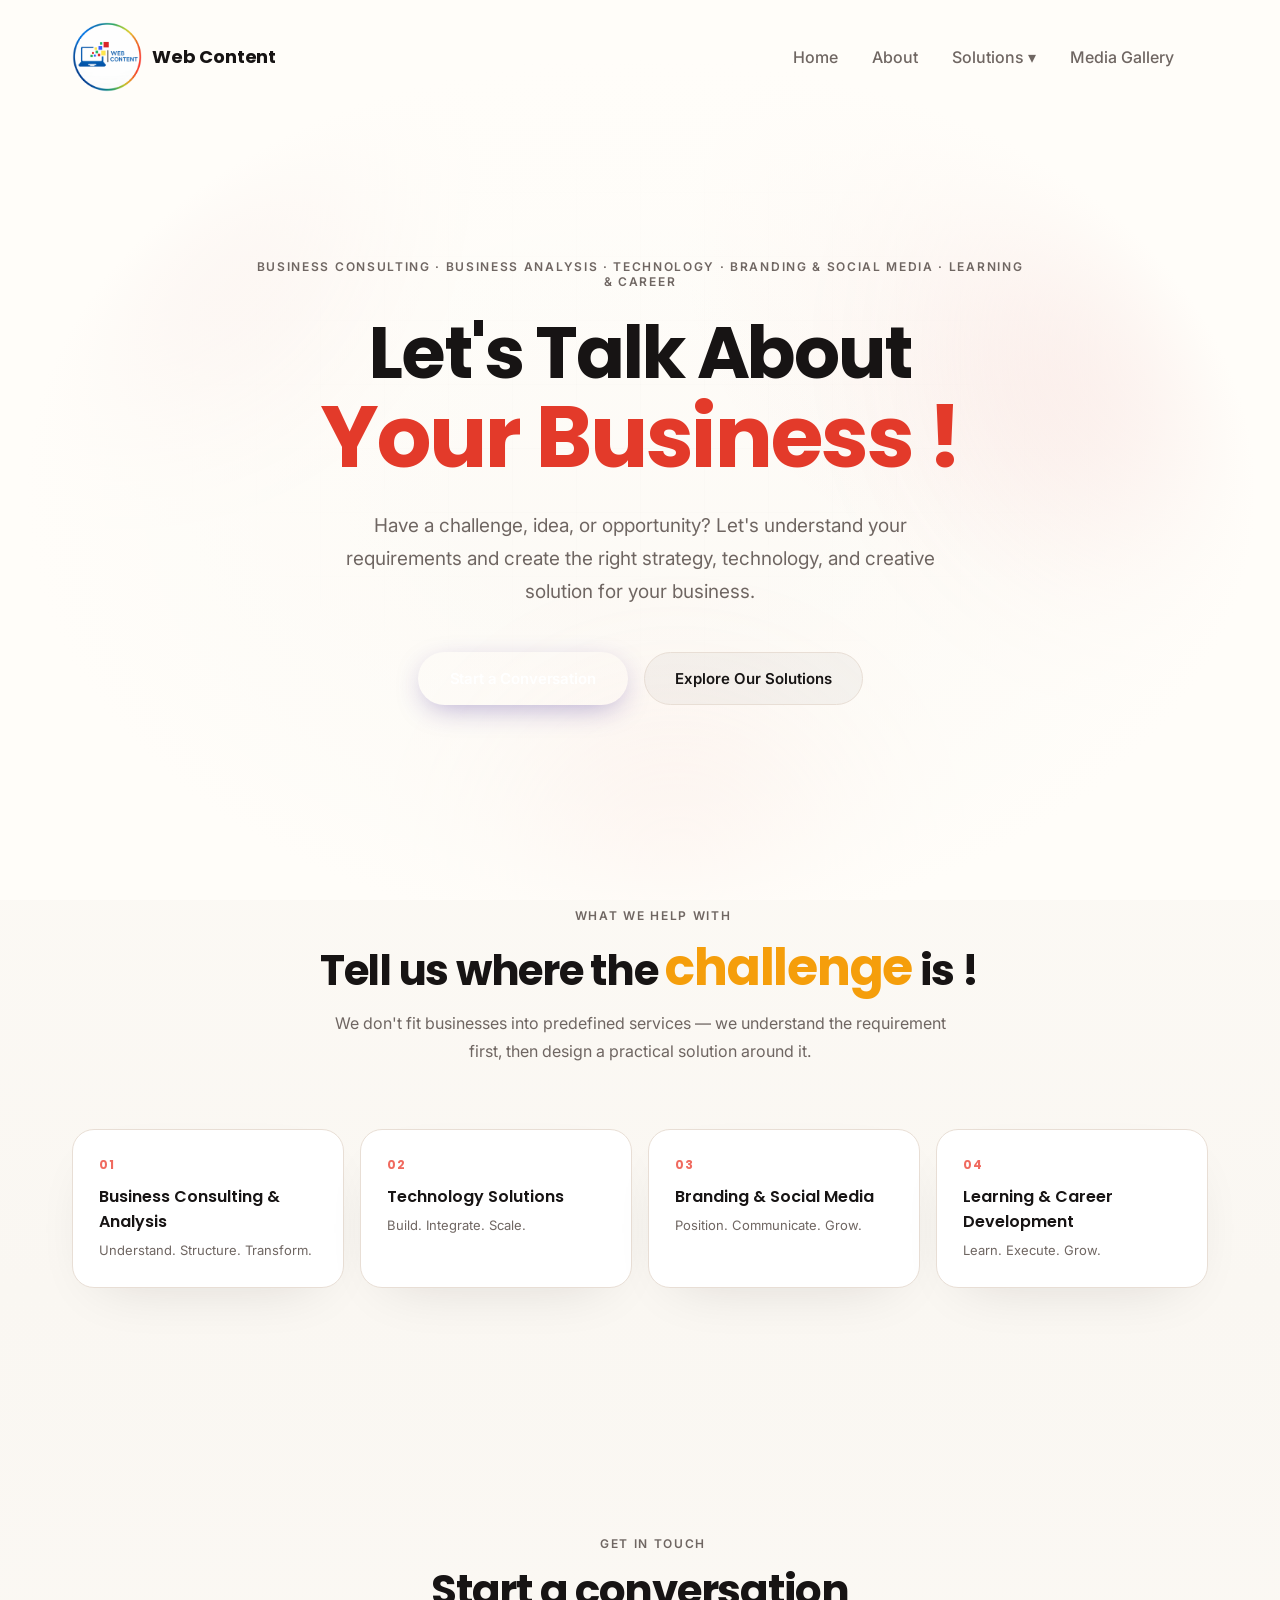
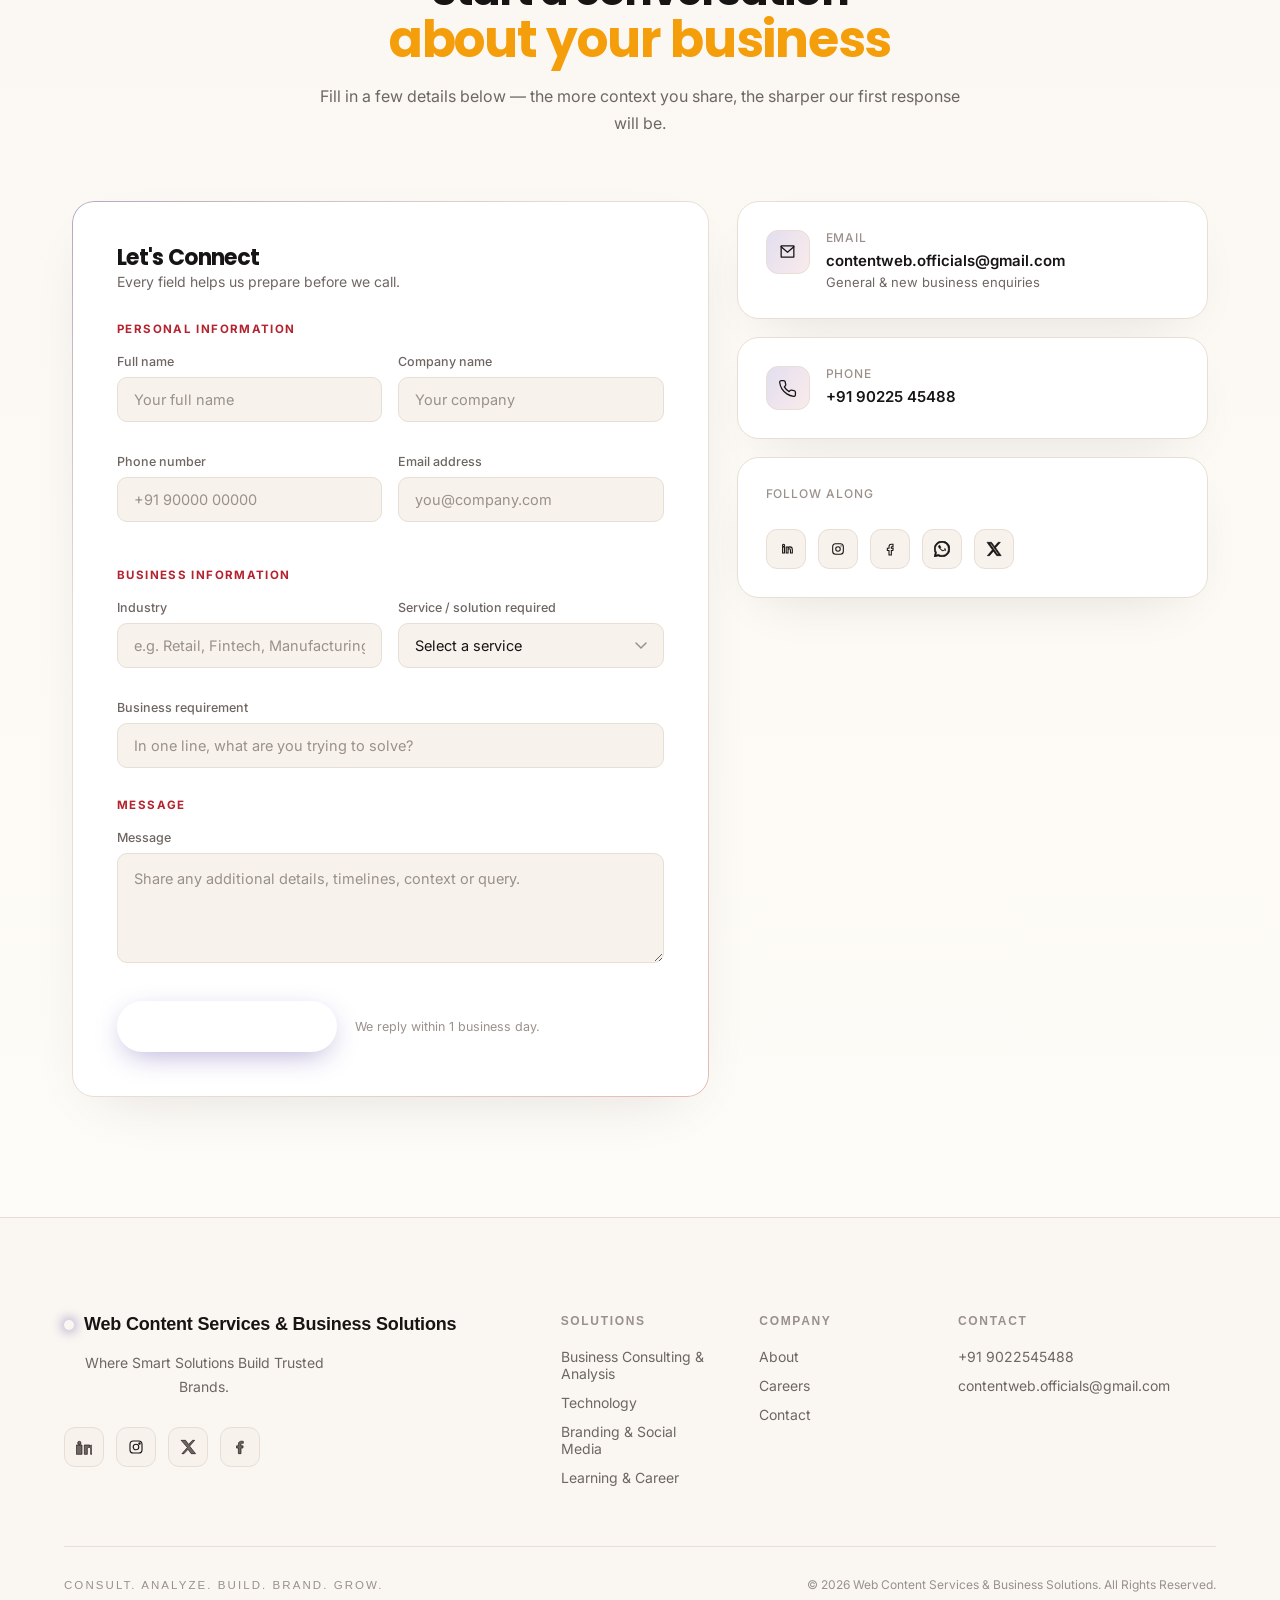
<file: WCS/contact.html>
<!DOCTYPE html>
<html lang="en">
<head>
<meta charset="UTF-8">
<meta name="viewport" content="width=device-width, initial-scale=1.0">
<title>Contact — Web Content Services &amp; Business Solutions</title>
<link rel="preconnect" href="https://fonts.googleapis.com">
<link rel="preconnect" href="https://fonts.gstatic.com" crossorigin>
<link href="https://fonts.googleapis.com/css2?family=Inter:wght@400;500;600;700;800;900&family=Poppins:wght@500;600;700;800&display=swap" rel="stylesheet">
<style>
  :root{
    --bg:#fffdf9;
    --bg-soft:#faf7f2;

    --surface:#ffffff;
    --surface-2:#f7f2ec;

    --line:#e8ded5;

    --text:#171414;
    --muted:#6f6662;
    --muted-2:#9b908b;

    --purple:#b4232f;
    --blue:#d13b3f;
    --cyan:#f06a5f;

    --grad:linear-gradient(
        120deg,
        #0A54A3 100%
    );

    --text-hi:var(--text);
    --text-mid:var(--muted);
    --text-low:var(--muted-2);
    --violet-soft:rgba(51,23,143,0.12);

    --bg-0:var(--bg);
    --bg-1:var(--bg-soft);
    --glass:rgba(23,20,20,0.035);
    --glass-border:var(--line);
    --glass-border-hover:#d3c6bb;
    --text-0:var(--text);
    --text-1:var(--muted);
    --text-2:var(--muted-2);
    --violet:var(--purple);
    --grad-soft: linear-gradient(120deg, rgba(51,23,143,0.14), rgba(209,59,63,0.10));
    --radius-lg:22px;
    --radius-md:14px;
    --radius-sm:10px;
    --ease: cubic-bezier(.16,.84,.44,1);
  }

  *{margin:0;padding:0;box-sizing:border-box;}
  html{scroll-behavior:smooth;}
  body{
    background:
      radial-gradient(ellipse 900px 520px at 15% -10%, rgba(51,23,143,0.08), transparent 60%),
      radial-gradient(ellipse 820px 620px at 88% 8%, rgba(209,59,63,0.07), transparent 55%),
      linear-gradient(180deg, var(--bg-0), var(--bg-soft) 40%, var(--bg-0));
    color:var(--text-0);
    font-family:'Inter',-apple-system,BlinkMacSystemFont,sans-serif;
    -webkit-font-smoothing:antialiased;
    overflow-x:hidden;
  }
  @media (prefers-reduced-motion: reduce){
    *{animation-duration:0.001s !important; animation-iteration-count:1 !important; transition-duration:0.001s !important; scroll-behavior:auto !important;}
  }
  a{color:inherit; text-decoration:none;}
  button{font-family:inherit; cursor:pointer;}
  ::selection{background:rgba(51,23,143,0.25); color:#fff;}
  :focus-visible{outline:2px solid var(--cyan); outline-offset:3px; border-radius:6px;}

  .wrap{max-width:1200px; margin:0 auto; padding:0 32px;}
  @media (max-width:640px){ .wrap{padding:0 20px;} }

  .eyebrow{
    display:inline-flex; align-items:center; gap:10px;
    font-size:12px; font-weight:600; letter-spacing:0.14em; text-transform:uppercase;
    color:var(--text-1);
  }
  .eyebrow::before{content:''; width:16px; height:1px; background:var(--grad);}

  h1,h2,h3{font-family:'Poppins',sans-serif; font-weight:700; letter-spacing:-0.03em; line-height:1.06;}

  .grad-text{background:var(--grad); -webkit-background-clip:text; background-clip:text; color:transparent;}

  .reveal{opacity:0; transform:translateY(28px); transition:opacity .9s var(--ease), transform .9s var(--ease);}
  .reveal.is-visible{opacity:1; transform:translateY(0);}
  .stagger > *{transition-delay:calc(var(--i,0) * 90ms);}

  /* ================= NAV ================= */

header {
    position: fixed;
    top: 0;
    left: 0;
    right: 0;
    z-index: 999;
    padding: 22px 0;
    transition: background .4s var(--ease),
                border-color .4s var(--ease),
                padding .4s var(--ease);
    border-bottom: 1px solid transparent;
}

header.scrolled {
    background: rgba(255, 253, 249, 0.82);
    backdrop-filter: blur(16px) saturate(140%);
    -webkit-backdrop-filter: blur(16px) saturate(140%);
    border-bottom: 1px solid var(--glass-border);
    padding: 14px 0;
}

.nav-inner {
    display: flex;
    align-items: center;
    justify-content: space-between;
}
/* Dropdown */

.dropdown{
    position:relative;
}

.dropdown-content{
    position:absolute;
    top:100%;
    left:0;
    width:260px;
    background:var(--surface);
    border:1px solid var(--line);
    border-radius:16px;
    overflow:hidden;
    opacity:0;
    visibility:hidden;
    transform:translateY(10px);
    transition:.3s;
    box-shadow:0 20px 45px -20px rgba(23,20,20,0.18);
}

.dropdown:hover .dropdown-content{
    opacity:1;
    visibility:visible;
    transform:translateY(0);
}

.dropdown-content a{
    display:block;
    padding:15px 20px;
    color:var(--text);
}

.dropdown-content a:hover{
    background:var(--surface-2);
}

.nav-talk{
    padding:14px 28px;
    border-radius:999px;
    background:linear-gradient(
    90deg,
    var(--purple),
    var(--blue)
    );
    color:white;
    font-weight:600;
}
/* ================= LOGO ================= */

.logo {
    font-family: 'Poppins', sans-serif;
    font-size: 18px;
    font-weight: 700;
    letter-spacing: -0.01em;
    display: flex;
    align-items: center;
    gap: 10px;
    color: var(--text-0);
}

/* Logo Image */
.logo img {
    width: 70px;
    height: 70px;
    object-fit: cover;
    border-radius: 50%;
    display: block;
    flex-shrink: 0;
}

/* Logo Text */
.logo > span {
    display: block;
}

.logo span small {
    display: block;
    font-size: 9.5px;
    font-weight: 500;
    letter-spacing: 0.08em;
    color: var(--text-1);
    text-transform: uppercase;
    margin-top: 2px;
}

/* ================= NAV LINKS ================= */

.nav-right{
    display: flex;
    align-items: center;
    gap: 45px;
}


.nav-links {
    display: flex;
    gap: 34px;
    align-items: center;
}

.nav-links a {
    font-size: 16px;
    font-weight: 500;
    color: var(--text-1);
    position: relative;
    padding: 4px 0;
    transition: color .3s;
}

.nav-links a:hover,
.nav-links a.active {
    color: var(--text-0);
}

.nav-links a::after {
    content: '';
    position: absolute;
    left: 0;
    bottom: 0;
    width: 0;
    height: 1px;
    background: var(--grad);
    transition: width .35s var(--ease);
}

.nav-links a:hover::after,
.nav-links a.active::after {
    width: 100%;
}

 
/* ================= MOBILE MENU ================= */

.nav-toggle {
    display: none;
    flex-direction: column;
    gap: 5px;
    background: none;
    border: none;
    padding: 6px;
    cursor: pointer;
}

.nav-toggle span {
    width: 22px;
    height: 1.5px;
    background: var(--text-0);
    display: block;
    transition: transform .3s ease,
                opacity .3s ease;
}

/* ================= TABLET / MOBILE ================= */

@media (max-width: 860px) {

    .nav-links {
        position: fixed;
        top: 80px;
        left: 16px;
        right: 16px;

        background: rgba(255, 253, 249, 0.97);
        backdrop-filter: blur(20px);
        -webkit-backdrop-filter: blur(20px);

        border: 1px solid var(--glass-border);
        border-radius: 16px;

        flex-direction: column;
        padding: 22px;
        gap: 18px;

        transform: translateY(-14px);
        opacity: 0;
        pointer-events: none;

        transition: all .35s var(--ease);
    }

    .nav-links.open {
        transform: translateY(0);
        opacity: 1;
        pointer-events: auto;
    }

    .nav-toggle {
        display: flex;
    }

    .nav-cta {
        display: none;
    }
}

/* ================= SMALL MOBILE ================= */

@media (max-width: 640px) {

    header {
        padding: 14px 0;
    }

    header.scrolled {
        padding: 10px 0;
    }

    .logo img {
        width: 48px;
        height: 48px;
    }

    .logo {
        gap: 8px;
        font-size: 14px;
    }

    .logo span small {
        font-size: 8px;
    }

    .nav-links {
        top: 68px;
    }
}

/* ================= VERY SMALL DEVICES ================= */

@media (max-width: 400px) {

    .logo img {
        width: 44px;
        height: 44px;
    }

    .logo {
        font-size: 13px;
    }

    .logo span small {
        font-size: 7.5px;
    }
}
  /* ================= HERO ================= */
  .hero{
    position:relative; min-height:100svh; display:flex; align-items:center; justify-content:center;
    padding:150px 0 90px; text-align:center; overflow:hidden;
  }
  .hero-bg{position:absolute; inset:0; z-index:0; pointer-events:none;}
  .blob{position:absolute; border-radius:50%; filter:blur(90px); opacity:0.35; animation:drift 18s ease-in-out infinite;}
  .blob-1{width:480px; height:480px; left:-120px; top:-60px; background:radial-gradient(circle, var(--violet), transparent 70%); animation-duration:22s;}
  .blob-2{width:520px; height:520px; right:-160px; top:10%; background:radial-gradient(circle, var(--blue), transparent 70%); animation-duration:26s; animation-delay:-6s;}
  .blob-3{width:380px; height:380px; left:38%; bottom:-160px; background:radial-gradient(circle, var(--cyan), transparent 70%); animation-duration:20s; animation-delay:-11s; opacity:0.25;}
  @keyframes drift{
    0%,100%{ transform:translate(0,0) scale(1); }
    33%{ transform:translate(40px,-30px) scale(1.08); }
    66%{ transform:translate(-30px,26px) scale(0.94); }
  }
  .grid-overlay{
    position:absolute; inset:0; opacity:0.35;
    background-image:
      linear-gradient(rgba(23,20,20,0.03) 1px, transparent 1px),
      linear-gradient(90deg, rgba(23,20,20,0.03) 1px, transparent 1px);
    background-size:64px 64px;
    mask-image:radial-gradient(ellipse 70% 60% at 50% 40%, black 20%, transparent 75%);
  }
  .hero::after{
    content:''; position:absolute; inset:0; z-index:1; pointer-events:none;
    background:radial-gradient(ellipse 700px 500px at 50% 55%, transparent 20%, var(--bg-0) 88%);
  }
  .hero-inner{position:relative; z-index:2; max-width:820px; margin:0 auto; padding:0 24px;}
  .hero .eyebrow{justify-content:center; margin-bottom:26px;}
  .hero .eyebrow::before{display:none;}
  .hero h1{font-size:clamp(36px, 6vw, 72px); margin-bottom:26px;}
  .hero p.lead{font-size:clamp(16px,2vw,19px); color:var(--text-1); line-height:1.75; max-width:600px; margin:0 auto 44px;}
  .hero-actions{display:flex; gap:16px; justify-content:center; flex-wrap:wrap;}

  .btn-primary{
    position:relative; display:inline-flex; align-items:center; gap:10px; padding:16px 32px; border-radius:999px; border:none;
    background:var(--grad); color:#fff; font-weight:600; font-size:15px; letter-spacing:-0.01em;
    box-shadow:0 8px 30px -8px rgba(51,23,143,0.4);
    transition:transform .35s var(--ease), box-shadow .35s var(--ease); overflow:hidden;
  }
  .btn-primary:hover{transform:translateY(-2px) scale(1.02); box-shadow:0 14px 40px -8px rgba(51,23,143,0.55);}
  .btn-primary:active{transform:translateY(0) scale(0.98);}
  .btn-primary .shine{position:absolute; inset:0; background:linear-gradient(115deg, transparent 30%, rgba(255,255,255,0.35) 48%, transparent 65%); transform:translateX(-120%); transition:transform .7s var(--ease);}
  .btn-primary:hover .shine{transform:translateX(120%);}
  .btn-ghost{
    padding:16px 30px; border-radius:999px; border:1px solid var(--glass-border); color:var(--text-0); font-weight:600; font-size:15px;
    background:var(--glass); transition:border-color .3s, background .3s, transform .3s var(--ease);
  }
  .btn-ghost:hover{border-color:var(--glass-border-hover); transform:translateY(-2px);}

  .scroll-cue{
    position:absolute; bottom:34px; left:50%; transform:translateX(-50%); z-index:2;
    display:flex; flex-direction:column; align-items:center; gap:10px; color:var(--text-2); font-size:11px;
    letter-spacing:0.14em; text-transform:uppercase;
  }
  .scroll-cue .line{width:1px; height:34px; background:linear-gradient(var(--text-2), transparent); animation:pulse-line 2.2s ease-in-out infinite;}
  @keyframes pulse-line{0%,100%{opacity:0.3;} 50%{opacity:1;}}

  /* ================= SECTION SHELL ================= */
  section{position:relative; padding:120px 0;}
  @media (max-width:640px){ section{padding:80px 0;} }
  .section-head{max-width:640px; margin:0 auto 64px; text-align:center;}
  .section-head h2{font-size:clamp(28px,4vw,42px); margin-top:18px;}
  .section-head p{color:var(--text-1); font-size:16px; margin-top:16px; line-height:1.7;}

  /* ================= SOLUTIONS STRIP ================= */
  .sol-grid{display:grid; grid-template-columns:repeat(auto-fit, minmax(220px,1fr)); gap:16px;}
  .sol-card{padding:26px; transition:border-color .35s, transform .35s var(--ease), box-shadow .35s;}
  .sol-card:hover{transform:translateY(-4px); border-color:var(--glass-border-hover); box-shadow:0 20px 50px -25px rgba(51,23,143,0.25);}
  .sol-num{font-size:12px; font-weight:700; color:var(--cyan); letter-spacing:0.06em; margin-bottom:10px; font-family:'Poppins',sans-serif;}
  .sol-card h4{font-family:'Poppins',sans-serif; font-size:16px; font-weight:600; margin-bottom:6px;}
  .sol-card p{font-size:13px; color:var(--text-1); line-height:1.6;}

  /* ================= CONTACT LAYOUT ================= */
  .contact-grid{display:grid; grid-template-columns:1.35fr 1fr; gap:28px; align-items:start;}
  @media (max-width:960px){ .contact-grid{grid-template-columns:1fr;} }

  .glass-card{
    background:var(--surface); border:1px solid var(--glass-border); border-radius:var(--radius-lg);
    backdrop-filter:blur(22px) saturate(150%); -webkit-backdrop-filter:blur(22px) saturate(150%);
    box-shadow:0 20px 60px -30px rgba(23,20,20,0.16), inset 0 1px 0 rgba(255,255,255,0.6);
    transition:border-color .4s, transform .4s var(--ease), box-shadow .4s;
  }

  .form-card{padding:44px; position:relative;}
  .form-card::before{
    content:''; position:absolute; inset:-1px; border-radius:var(--radius-lg); padding:1px;
    background:linear-gradient(140deg, rgba(51,23,143,0.28), transparent 30%, transparent 70%, rgba(209,59,63,0.22));
    -webkit-mask:linear-gradient(#000 0 0) content-box, linear-gradient(#000 0 0);
    -webkit-mask-composite:xor; mask-composite:exclude; pointer-events:none;
  }
  @media (max-width:640px){ .form-card{padding:28px 22px;} }
  .form-card h3{font-family:'Poppins',sans-serif; font-size:22px; margin-bottom:4px;}
  .form-card .sub{color:var(--text-1); font-size:14px; margin-bottom:32px;}

  fieldset{border:none; margin-bottom:30px;}
  fieldset:last-of-type{margin-bottom:0;}
  legend{font-size:11.5px; font-weight:700; letter-spacing:0.12em; text-transform:uppercase; color:var(--violet); margin-bottom:18px; padding:0;}

  .field-row{display:grid; grid-template-columns:1fr 1fr; gap:16px; margin-bottom:16px;}
  .field-row:last-child{margin-bottom:0;}
  @media (max-width:520px){ .field-row{grid-template-columns:1fr;} }
  .field{position:relative; margin-bottom:16px;}
  fieldset .field:last-child{margin-bottom:0;}
  .field label{display:block; font-size:12.5px; font-weight:500; color:var(--text-1); margin-bottom:8px;}
  .field input, .field select, .field textarea{
    width:100%; padding:13px 16px; border-radius:var(--radius-sm); background:var(--surface-2);
    border:1px solid var(--glass-border); color:var(--text-0); font-family:inherit; font-size:14.5px;
    transition:border-color .3s, box-shadow .3s, background .3s;
  }
  .field textarea{resize:vertical; min-height:110px; line-height:1.6;}
  .field input::placeholder, .field textarea::placeholder{color:var(--text-2);}
  .field input:hover, .field select:hover, .field textarea:hover{border-color:var(--glass-border-hover);}
  .field input:focus, .field select:focus, .field textarea:focus{
    outline:none; border-color:rgba(51,23,143,0.5);
    box-shadow:0 0 0 4px rgba(51,23,143,0.10), 0 0 24px -6px rgba(209,59,63,0.25);
    background:var(--surface);
  }
  .field select{
    appearance:none; -webkit-appearance:none;
    background-image:url("data:image/svg+xml,%3Csvg xmlns='http://www.w3.org/2000/svg' width='12' height='8' viewBox='0 0 12 8'%3E%3Cpath d='M1 1L6 6L11 1' stroke='%239b908b' stroke-width='1.5' fill='none' stroke-linecap='round'/%3E%3C/svg%3E");
    background-repeat:no-repeat; background-position:right 16px center; padding-right:40px; cursor:pointer;
  }
  .field select option{background:var(--surface); color:var(--text-0);}

  .submit-row{margin-top:34px; display:flex; align-items:center; gap:18px; flex-wrap:wrap;}
  .submit-btn{min-width:220px; justify-content:center;}
  .submit-btn[disabled]{cursor:default; filter:saturate(0.7);}
  .spinner{width:16px; height:16px; border-radius:50%; border:2px solid rgba(255,255,255,0.35); border-top-color:#fff; animation:spin 0.7s linear infinite; display:none;}
  .submit-btn.loading .spinner{display:inline-block;}
  @keyframes spin{to{transform:rotate(360deg);}}
  .form-note{font-size:12.5px; color:var(--text-2);}

  .success-msg{
    display:none; align-items:center; gap:12px; margin-top:22px; padding:16px 18px; border-radius:var(--radius-sm);
    background:rgba(209,59,63,0.08); border:1px solid rgba(51,23,143,0.25); font-size:13.5px; color:var(--text-0);
  }
  .success-msg.show{display:flex; animation:fade-slide .5s var(--ease);}
  @keyframes fade-slide{from{opacity:0; transform:translateY(-6px);} to{opacity:1; transform:translateY(0);}}
  .success-msg .dot{width:8px; height:8px; border-radius:50%; background:var(--grad); flex-shrink:0; box-shadow:0 0 10px rgba(51,23,143,0.5);}

  /* ---- info column ---- */
  .info-col{display:flex; flex-direction:column; gap:18px;}
  .info-card{padding:28px; display:flex; gap:16px; align-items:flex-start; cursor:default;}
  .info-card:hover{border-color:var(--glass-border-hover); transform:translateY(-3px);}
  .info-icon{
    width:44px; height:44px; border-radius:12px; flex-shrink:0; display:flex; align-items:center; justify-content:center;
    background:var(--grad-soft); border:1px solid var(--glass-border); transition:transform .35s var(--ease), background .35s;
  }
  .info-card:hover .info-icon{transform:scale(1.08) rotate(-4deg); background:var(--grad);}
  .info-icon svg{width:19px; height:19px; stroke:var(--text-0);}
  .info-card:hover .info-icon svg{stroke:#fff;}
  .info-text .k{font-size:12px; color:var(--text-2); font-weight:500; text-transform:uppercase; letter-spacing:0.08em; margin-bottom:5px;}
  .info-text .v{font-size:15px; color:var(--text-0); font-weight:600; line-height:1.5;}
  .info-text .v-sub{font-size:13px; color:var(--text-1); margin-top:2px; font-weight:400;}

  .approach-card{padding:28px;}
  .approach-card .k{font-size:12px; color:var(--text-2); font-weight:500; text-transform:uppercase; letter-spacing:0.08em; margin-bottom:16px;}
  .approach-row{display:flex; justify-content:space-between; font-size:13.5px; padding:9px 0; border-bottom:1px dashed var(--glass-border); color:var(--text-1);}
  .approach-row:last-child{border-bottom:none;}
  .approach-row span:last-child{color:var(--text-0); font-weight:600;}

  .social-card{padding:28px;}
  .social-card .k{font-size:12px; color:var(--text-2); font-weight:500; text-transform:uppercase; letter-spacing:0.08em; margin-bottom:16px;}
  .social-row{display:flex; gap:10px;}
  .social-row a{
    width:40px; height:40px; border-radius:11px; display:flex; align-items:center; justify-content:center;
    border:1px solid var(--glass-border); background:var(--surface-2);
    transition:transform .35s var(--ease), background .35s, border-color .35s;
  }
  .social-row a:hover{transform:translateY(-4px); background:var(--grad); border-color:transparent;}
  .social-row svg{width:16px; height:16px; stroke:var(--text-0);}
  .social-row a:hover svg{stroke:#fff;}

   /* =========================================================
   FOOTER
========================================================= */

.site-footer{
    position:relative;

    border-top:1px solid var(--line);

    background:var(--bg-soft);

    padding:96px 0 32px;
}

.footer-container{
    width:90%;

    max-width:1300px;

    margin:0 auto;
}

.footer-grid{
    display:grid;

    grid-template-columns:repeat(12,1fr);

    gap:40px;

    padding-bottom:60px;
}


/* =========================================================
   FOOTER BRAND
========================================================= */

.footer-brand-col{
    grid-column:span 5;
}

.footer-logo{
    display:flex;

    align-items:center;

    gap:10px;

    color:var(--text-hi);

    font-family:'Space Grotesk',sans-serif;

    font-weight:600;

    font-size:18px;

    letter-spacing:-.01em;
}

.footer-logo .dot{
    width:10px;

    height:10px;

    border-radius:50%;

    flex-shrink:0;

    background:var(--grad);

    box-shadow:
        0 0 12px 2px rgba(51,23,143,.4);
}

.footer-tagline{
    margin-top:16px;

    max-width:280px;

    font-size:14px;

    line-height:1.7;

    color:var(--text-mid);
}


/* =========================================================
   SOCIAL ICONS
========================================================= */

.social-row{
    display:flex;

    gap:12px;

    margin-top:28px;
}

.social-btn{
    width:40px;

    height:40px;

    border-radius:50%;

    border:1px solid var(--line);

    display:flex;

    align-items:center;

    justify-content:center;

    color:var(--text-mid);

    transition:
        border-color .35s ease,
        background .35s ease,
        color .35s ease,
        transform .35s ease;
}

.social-btn:hover{
    border-color:rgba(51,23,143,.45);

    background:var(--violet-soft);

    color:#fff;

    transform:translateY(-3px);
}

.social-btn svg{
    display:block;
}


/* =========================================================
   FOOTER COLUMNS
========================================================= */

.footer-col{
    grid-column:span 2;
}

.footer-col.contact-col{
    grid-column:span 3;
}

.footer-col h5{
    margin:0 0 20px;

    font-family:'Space Grotesk',sans-serif;

    font-size:12px;

    letter-spacing:.14em;

    text-transform:uppercase;

    color:var(--text-low);

    font-weight:600;
}

.footer-col ul{
    list-style:none;

    display:flex;

    flex-direction:column;

    gap:12px;

    margin:0;

    padding:0;
}

.footer-col li{
    font-size:14px;

    color:var(--text-mid);
}


/* =========================================================
   FOOTER LINKS
========================================================= */

.footer-link{
    color:var(--text-mid);

    text-decoration:none;

    transition:
        color .3s ease,
        padding-left .3s ease;
}

.footer-link:hover{
    color:var(--text-hi);

    padding-left:4px;
}


/* =========================================================
   FOOTER BOTTOM
========================================================= */

.footer-bottom{
    border-top:1px solid var(--line);

    padding-top:30px;

    display:flex;

    align-items:center;

    justify-content:space-between;

    flex-wrap:wrap;

    gap:16px;
}

.footer-bottom-tag{
    margin:0;

    font-family:'Space Grotesk',sans-serif;

    font-size:11.5px;

    letter-spacing:.18em;

    text-transform:uppercase;

    color:var(--text-low);
}

.footer-copy{
    margin:0;

    font-size:12px;

    color:var(--text-low);
}


</style>
</head>
<body>

<header id="siteHeader">
  <div class="wrap nav-inner">
   <a href="#top" class="logo">
    <img src="Web content logo.png" alt="Web Content Services Logo">
    <span>
        Web Content 
        <small></small>
    </span>
</a>
     <div class="nav-right">
    <nav class="nav-links" id="navLinks">
      <a href="index.html">Home</a>
      <a href="about.html">About</a>
       <div class="dropdown">
                    <a href="#">Solutions ▾</a>

                    <div class="dropdown-content">
                        <a href="consulting.html">Business Consulting</a>
                        <a href="technology.html">Technology Solutions</a>
                        <a href="branding.html">Branding & Social Media</a>
                        <a href="learning.html">Learning & Career Development</a>
                    </div>
                </div>
      <a href="mediagallery.html">Media Gallery</a>
       
    <div style="display:flex; align-items:center; gap:14px;">
      <button class="nav-toggle" id="navToggle" aria-label="Toggle menu"><span></span><span></span><span></span></button>
    </div>
  </div>
  </div>
</header>

<main id="top">

  <!-- ================= HERO ================= -->
  <section class="hero">
    <div class="hero-bg">
      <div class="grid-overlay"></div>
      <div class="blob blob-1"></div>
      <div class="blob blob-2"></div>
      <div class="blob blob-3"></div>
    </div>
    <div class="hero-inner">
      <div class="eyebrow reveal">Business Consulting · Business Analysis · Technology · Branding &amp; Social Media · Learning &amp; Career</div>
      <h1 class="reveal">Let's Talk About<br><span style="color: #E33A2A; font-size: 1.2em;">Your Business !</span> <span style="color: #F59E0B ; font-size: 1.2em;"></span></h1>
      <p class="lead reveal">Have a challenge, idea, or opportunity? Let's understand your requirements and create the right strategy, technology, and creative solution for your business.</p>
      <div class="hero-actions reveal">
        <a href="careers.html" class="btn-primary"><span class="shine"></span>Start a Conversation</a>
        <a href="#" class="btn-ghost">Explore Our Solutions</a>
      </div>
    </div>
 
  </section>

  <!-- ================= FOUR SOLUTIONS STRIP ================= -->
  <section style="padding-top:0;">
    <div class="wrap">
      <div class="section-head reveal">
        <div class="eyebrow" style="justify-content:center;">What we help with</div>
        <h2 style="white-space: nowrap;">
    Tell us where the <span style="color: #F59E0B; font-size: 1.2em;">challenge</span> is ! <span style="color: #FF0000; font-size: 1.2em;"></span>
</h2>
        <p>We don't fit businesses into predefined services — we understand the requirement first, then design a practical solution around it.</p>
      </div>
      <div class="sol-grid stagger">
        <div class="glass-card sol-card reveal"><div class="sol-num">01</div><h4>Business Consulting &amp; Analysis</h4><p>Understand. Structure. Transform.</p></div>
        <div class="glass-card sol-card reveal"><div class="sol-num">02</div><h4>Technology Solutions</h4><p>Build. Integrate. Scale.</p></div>
        <div class="glass-card sol-card reveal"><div class="sol-num">03</div><h4>Branding &amp; Social Media</h4><p>Position. Communicate. Grow.</p></div>
        <div class="glass-card sol-card reveal"><div class="sol-num">04</div><h4>Learning &amp; Career Development</h4><p>Learn. Execute. Grow.</p></div>
      </div>
    </div>
  </section>

  <!-- ================= CONTACT FORM ================= -->
  <section id="contact-form">
    <div class="wrap">
      <div class="section-head reveal">
        <div class="eyebrow" style="justify-content:center;">Get in touch</div>
        <h2>Start a conversation<br> <span style="color: #F59E0B; font-size: 1.2em;">about your business</span> <span style="color: #FF0000; font-size: 1.2em;"></span></h2>
        <p>Fill in a few details below — the more context you share, the sharper our first response will be.</p>
      </div>

      <div class="contact-grid">
        <!-- FORM -->
        <form class="glass-card form-card reveal" id="contactForm" novalidate>
          <h3>Let's Connect</h3>
          <p class="sub">Every field helps us prepare before we call.</p>

          <fieldset>
            <legend>Personal information</legend>
            <div class="field-row">
              <div class="field">
                <label for="fullName">Full name</label>
                <input type="text" id="fullName" name="fullName" placeholder="Your full name" required>
              </div>
              <div class="field">
                <label for="company">Company name</label>
                <input type="text" id="company" name="company" placeholder="Your company" required>
              </div>
            </div>
            <div class="field-row">
              <div class="field">
                <label for="phone">Phone number</label>
                <input type="tel" id="phone" name="phone" placeholder="+91 90000 00000" required>
              </div>
              <div class="field">
                <label for="email">Email address</label>
                <input type="email" id="email" name="email" placeholder="you@company.com" required>
              </div>
            </div>
          </fieldset>

          <fieldset>
            <legend>Business information</legend>
            <div class="field-row">
              <div class="field">
                <label for="industry">Industry</label>
                <input type="text" id="industry" name="industry" placeholder="e.g. Retail, Fintech, Manufacturing" required>
              </div>
              <div class="field">
                <label for="service">Service / solution required</label>
                <select id="service" name="service" required>
                  <option value="" disabled selected>Select a service</option>
                  <option>Business Consulting</option>
                  <option>Business Analysis</option>
                  <option>Technology</option>
                  <option>Branding &amp; Social Media</option>
                  <option>Learning &amp; Career</option>
                  <option>Other</option>
                </select>
              </div>
            </div>
            <div class="field">
              <label for="requirement">Business requirement</label>
              <input type="text" id="requirement" name="requirement" placeholder="In one line, what are you trying to solve?">
            </div>
          </fieldset>

          <fieldset>
            <legend>Message</legend>
            <div class="field">
              <label for="message">Message</label>
              <textarea id="message" name="message" placeholder="Share any additional details, timelines, context or query."></textarea>
            </div>
          </fieldset>

          <div class="submit-row">
            <button type="submit" class="btn-primary submit-btn" id="submitBtn">
              <span class="spinner"></span>
              <span class="btn-label">Start a Conversation</span>
            </button>
            <span class="form-note">We reply within 1 business day.</span>
          </div>

          <div class="success-msg" id="successMsg"><span class="dot"></span>Thanks — your message is in. Our team will be in touch shortly.</div>
        </form>

        <!-- INFO -->
        <div class="info-col">
          <div class="glass-card info-card reveal">
            <div class="info-icon"><svg viewBox="0 0 24 24" fill="none" stroke-width="1.6" stroke-linecap="round" stroke-linejoin="round"><path d="M4 5h16v14H4z"/><path d="m4 6 8 7 8-7"/></svg></div>
            <div class="info-text"><div class="k">Email</div><div class="v">contentweb.officials@gmail.com</div><div class="v-sub">General &amp; new business enquiries</div></div>
          </div>
          <div class="glass-card info-card reveal">
            <div class="info-icon"><svg viewBox="0 0 24 24" fill="none" stroke-width="1.6" stroke-linecap="round" stroke-linejoin="round"><path d="M22 16.9v3a2 2 0 0 1-2.2 2 19.8 19.8 0 0 1-8.6-3.1 19.5 19.5 0 0 1-6-6 19.8 19.8 0 0 1-3.1-8.7A2 2 0 0 1 4.1 2h3a2 2 0 0 1 2 1.7c.1.9.3 1.8.6 2.7a2 2 0 0 1-.4 2.1L8 9.9a16 16 0 0 0 6 6l1.4-1.4a2 2 0 0 1 2.1-.4c.9.3 1.8.5 2.7.6a2 2 0 0 1 1.8 2Z"/></svg></div>
            <div class="info-text"><div class="k">Phone</div><div class="v">+91 90225 45488</div> 
          </div>

          </div>

          <div class="glass-card social-card reveal">
            <div class="k">Follow along</div>
            <div class="social-row">
              <a href="https://www.linkedin.com/company/web-content-services/" aria-label="LinkedIn"><svg viewBox="0 0 24 24" fill="none" stroke-width="1.6"><path d="M6.9 9h2.8v9H6.9zM8.3 4.8a1.6 1.6 0 1 1 0 3.2 1.6 1.6 0 0 1 0-3.2ZM12.4 9h2.7v1.3c.5-.8 1.4-1.5 2.9-1.5 2.2 0 3.5 1.4 3.5 4.3V18h-2.8v-4.4c0-1.3-.5-2.1-1.6-2.1-1 0-1.6.7-1.9 1.3-.1.2-.1.5-.1.9V18h-2.8V9Z"/></svg></a>
              <a href=" https://www.instagram.com/webcontent.in?igsh=MXM5OGc0c2VrMjVvMg%3D%3D&utm_source=qr" aria-label="Instagram"><svg viewBox="0 0 24 24" fill="none" stroke-width="1.6"><rect x="4" y="4" width="16" height="16" rx="4.5"/><circle cx="12" cy="12" r="3.4"/><circle cx="16.6" cy="7.4" r="0.9" fill="currentColor" stroke="none"/></svg></a>
              <a href="https://www.facebook.com/share/1CNiLj4fPb/?mibextid=wwXIfr" aria-label="Facebook"><svg viewBox="0 0 24 24" fill="none" stroke-width="1.6"><path d="M14 8.5h2.5V5H14c-2 0-3.5 1.6-3.5 3.6V11H8v3.2h2.5V21H14v-6.8h2.3l.4-3.2H14V8.9c0-.3.2-.4.4-.4Z"/></svg></a>
 <a href="https://chat.whatsapp.com/KlSIOQ0xLno3jTHZzybYtt" aria-label="WhatsApp">
  <svg viewBox="0 0 24 24" fill="currentColor">
    <path d="M20.52 3.48A11.8 11.8 0 0 0 12.05 0C5.52 0 .2 5.32.2 11.85c0 2.09.55 4.13 1.59 5.93L0 24l6.39-1.67a11.82 11.82 0 0 0 5.66 1.44h.01c6.53 0 11.85-5.32 11.85-11.85 0-3.17-1.23-6.15-3.39-8.44zM12.06 21.7c-1.79 0-3.55-.48-5.08-1.39l-.36-.21-3.79.99 1.01-3.69-.23-.38a9.7 9.7 0 0 1-1.49-5.17c0-5.37 4.37-9.74 9.74-9.74 2.6 0 5.04 1.01 6.88 2.85a9.67 9.67 0 0 1 2.86 6.89c0 5.37-4.37 9.74-9.74 9.74zm5.34-7.29c-.29-.15-1.72-.85-1.99-.95-.27-.1-.46-.15-.66.15-.19.29-.76.95-.93 1.14-.17.19-.34.22-.63.07-.29-.15-1.22-.45-2.33-1.44-.86-.77-1.44-1.72-1.61-2.01-.17-.29-.02-.45.13-.6.13-.13.29-.34.44-.51.15-.17.19-.29.29-.48.1-.19.05-.36-.02-.51-.07-.15-.66-1.59-.9-2.17-.24-.58-.49-.5-.66-.5h-.56c-.19 0-.51.07-.78.36-.27.29-1.02 1-.1 2.44.92 1.44 2.16 2.83 4.01 3.87 1.85 1.04 2.57 1.12 3.49.94.56-.11 1.72-.7 1.96-1.38.24-.68.24-1.26.17-1.38-.07-.12-.27-.19-.56-.34z"/>
  </svg>
</a>       
<a href="https://x.com/webcontent_biz?s=11" target="_blank" aria-label="X (Twitter)">
  <svg viewBox="0 0 24 24" fill="currentColor">
    <path d="M18.244 2H21.5l-7.11 8.13L22.75 22h-6.54l-5.12-6.7L5.23 22H2l7.61-8.69L1.5 2h6.7l4.63 6.12L18.244 2zm-1.15 18h1.81L7.52 3.9H5.58L17.094 20z"/>
  </svg>
</a>
</div>
          </div>
        </div>
      </div>
    </div>
  </section>

</main>

 <!-- =========================================================
     FOOTER
========================================================= -->

<footer class="site-footer">

    <div class="footer-container">

        <div class="footer-grid">


            <!-- =================================================
                 FOOTER BRAND
            ================================================== -->

            <div class="footer-brand-col">

                <a
                    href="index.html"
                    class="footer-logo"
                >

                    <span class="dot"></span>

                    <span>
                        Web Content Services & Business Solutions
                    </span>

                </a>


                <p class="footer-tagline " style="text-align: center;">

                    Where Smart Solutions Build Trusted Brands.

                </p>


                <!-- Social Media -->

                <div class="social-row">


                    <!-- LinkedIn -->

                    <a
                        href="https://www.linkedin.com/company/web-content-services/"
                        class="social-btn"
                        aria-label="LinkedIn"
                        target="_blank"
                        rel="noopener noreferrer"
                    >

                        <svg
                            width="16"
                            height="16"
                            viewBox="0 0 24 24"
                            fill="currentColor"
                        >

                            <path d="M4.98 3.5A2.5 2.5 0 1 1 5 8.5a2.5 2.5 0 0 1-.02-5zM.5 8.98H9V23H.5zM12.5 8.98h8.14v1.91h.11c1.13-2.14 3.9-2.14 5.75 0V23h-4.5v-6.9c0-1.66-.03-3.8-2.32-3.8-2.32 0-2.68 1.81-2.68 3.68V23h-4.5z"/>

                        </svg>

                    </a>


                    <!-- Instagram -->

                    <a
                        href="https://www.instagram.com/webcontent.in/"
                        class="social-btn"
                        aria-label="Instagram"
                        target="_blank"
                        rel="noopener noreferrer"
                    >

                        <svg
                            width="16"
                            height="16"
                            viewBox="0 0 24 24"
                            fill="none"
                            stroke="currentColor"
                            stroke-width="1.7"
                        >

                            <rect
                                x="3"
                                y="3"
                                width="18"
                                height="18"
                                rx="5"
                            />

                            <circle
                                cx="12"
                                cy="12"
                                r="4.2"
                            />

                            <circle
                                cx="17.3"
                                cy="6.7"
                                r="1"
                            />

                        </svg>

                    </a>


                    <!-- X -->

                    <a
                        href="#"
                        class="social-btn"
                        aria-label="X / Twitter"
                    >

                        <svg
                            width="15"
                            height="15"
                            viewBox="0 0 24 24"
                            fill="currentColor"
                        >

                            <path d="M18.9 2H22l-7.6 8.7L23.3 22H16.9l-5-6.6L6 22H2.9l8.1-9.3L1.7 2h6.6l4.5 6z"/>

                        </svg>

                    </a>


                    <!-- Facebook -->

                    <a
                        href="#"
                        class="social-btn"
                        aria-label="Facebook"
                    >

                        <svg
                            width="16"
                            height="16"
                            viewBox="0 0 24 24"
                            fill="currentColor"
                        >

                            <path d="M13.5 22v-8.4h2.8l.4-3.3h-3.2V8.1c0-1 .3-1.6 1.7-1.6h1.7V3.5C16.3 3.4 15.2 3.3 14 3.3c-2.6 0-4.4 1.6-4.4 4.5v2.5H6.8v3.3h2.8V22z"/>

                        </svg>

                    </a>

                </div>

            </div>



            <!-- =================================================
                 SOLUTIONS
            ================================================== -->

            <div class="footer-col">

                <h5>
                    Solutions
                </h5>

                <ul>

                    <li>
                        <a
                            href="BC.html"
                            class="footer-link"
                        >
                            Business Consulting & Analysis
                        </a>
                    </li>

                    <li>
                        <a
                            href="technology.html"
                            class="footer-link"
                        >
                            Technology
                        </a>
                    </li>

                    <li>
                        <a
                            href="branding.html"
                            class="footer-link"
                        >
                            Branding & Social Media
                        </a>
                    </li>

                    <li>
                        <a
                            href="learning.html"
                            class="footer-link"
                        >
                            Learning & Career
                        </a>
                    </li>

                </ul>

            </div>



            <!-- =================================================
                 COMPANY
            ================================================== -->

            <div class="footer-col">

                <h5>
                    Company
                </h5>

                <ul>

                    <li>
                        <a
                            href="about.html"
                            class="footer-link"
                        >
                            About
                        </a>
                    </li>


                    <li>
                        <a
                            href="careers.html"
                            class="footer-link"
                        >
                            Careers
                        </a>
                    </li>

                    <li>
                        <a
                            href="contact.html"
                            class="footer-link"
                        >
                            Contact
                        </a>
                    </li>

                </ul>

            </div>



            <!-- =================================================
                 CONTACT
            ================================================== -->

            <div class="footer-col contact-col">

                <h5>
                    Contact
                </h5>

                <ul>

                    <li>
                        +91 9022545488
                    </li>

                    <li>
                        contentweb.officials@gmail.com
                    </li>

                </ul>

            </div>

        </div>



        <!-- =================================================
             FOOTER BOTTOM
        ================================================== -->

        <div class="footer-bottom">

            <p class="footer-bottom-tag">

                Consult. Analyze. Build. Brand. Grow.

            </p>

            <p class="footer-copy">

                ©
                <span id="year"></span>
                Web Content Services & Business Solutions.
                All Rights Reserved.

            </p>

        </div>

    </div>

</footer>

<script>
  const header = document.getElementById('siteHeader');
  window.addEventListener('scroll', () => { header.classList.toggle('scrolled', window.scrollY > 20); }, {passive:true});

  const navToggle = document.getElementById('navToggle');
  const navLinks = document.getElementById('navLinks');
  navToggle.addEventListener('click', () => navLinks.classList.toggle('open'));
  navLinks.querySelectorAll('a').forEach(a => a.addEventListener('click', () => navLinks.classList.remove('open')));

  const revealEls = document.querySelectorAll('.reveal');
  revealEls.forEach((el, i) => { el.style.setProperty('--i', i % 8); });
  const io = new IntersectionObserver((entries) => {
    entries.forEach(entry => {
      if (entry.isIntersecting) { entry.target.classList.add('is-visible'); io.unobserve(entry.target); }
    });
  }, { threshold: 0.15, rootMargin: '0px 0px -60px 0px' });
  revealEls.forEach(el => io.observe(el));

  const form = document.getElementById('contactForm');
  const submitBtn = document.getElementById('submitBtn');
  const successMsg = document.getElementById('successMsg');

  form.addEventListener('submit', async (e) => {

  e.preventDefault();

  if (!form.checkValidity()) {
    form.reportValidity();
    return;
  }

  // Convert form data into the format expected by Spring Boot
  const inquiryData = {
    fullName: document.getElementById('fullName').value,
    companyName: document.getElementById('company').value,
    phoneNumber: document.getElementById('phone').value,
    email: document.getElementById('email').value,
    industryName: document.getElementById('industry').value,
    serviceRequired: document.getElementById('service').value,
    businessRequirements: document.getElementById('requirement').value,
    message: document.getElementById('message').value
  };

  submitBtn.classList.add('loading');
  submitBtn.disabled = true;
  submitBtn.querySelector('.btn-label').textContent = 'Sending…';

  try {

    // Send data to Spring Boot backend
    const response = await fetch('http://localhost:8080/api/contact', {
      method: 'POST',
      headers: {
        'Content-Type': 'application/json'
      },
      body: JSON.stringify(inquiryData)
    });

    if (!response.ok) {
      throw new Error('Failed to submit contact inquiry');
    }

    await response.json();

    // Show success message
    submitBtn.classList.remove('loading');
    submitBtn.disabled = false;
    submitBtn.querySelector('.btn-label').textContent = 'Message sent';

    successMsg.classList.add('show');
    form.reset();

    setTimeout(() => {
      submitBtn.querySelector('.btn-label').textContent = 'Start a Conversation';
      successMsg.classList.remove('show');
    }, 3200);

  } catch (error) {

    console.error('Contact form submission error:', error);

    submitBtn.classList.remove('loading');
    submitBtn.disabled = false;
    submitBtn.querySelector('.btn-label').textContent = 'Start a Conversation';

    alert('Sorry, your message could not be sent. Please try again.');
  }

});

  document.getElementById('year').textContent = new Date().getFullYear();
</script>

</body>
</html>
</file>
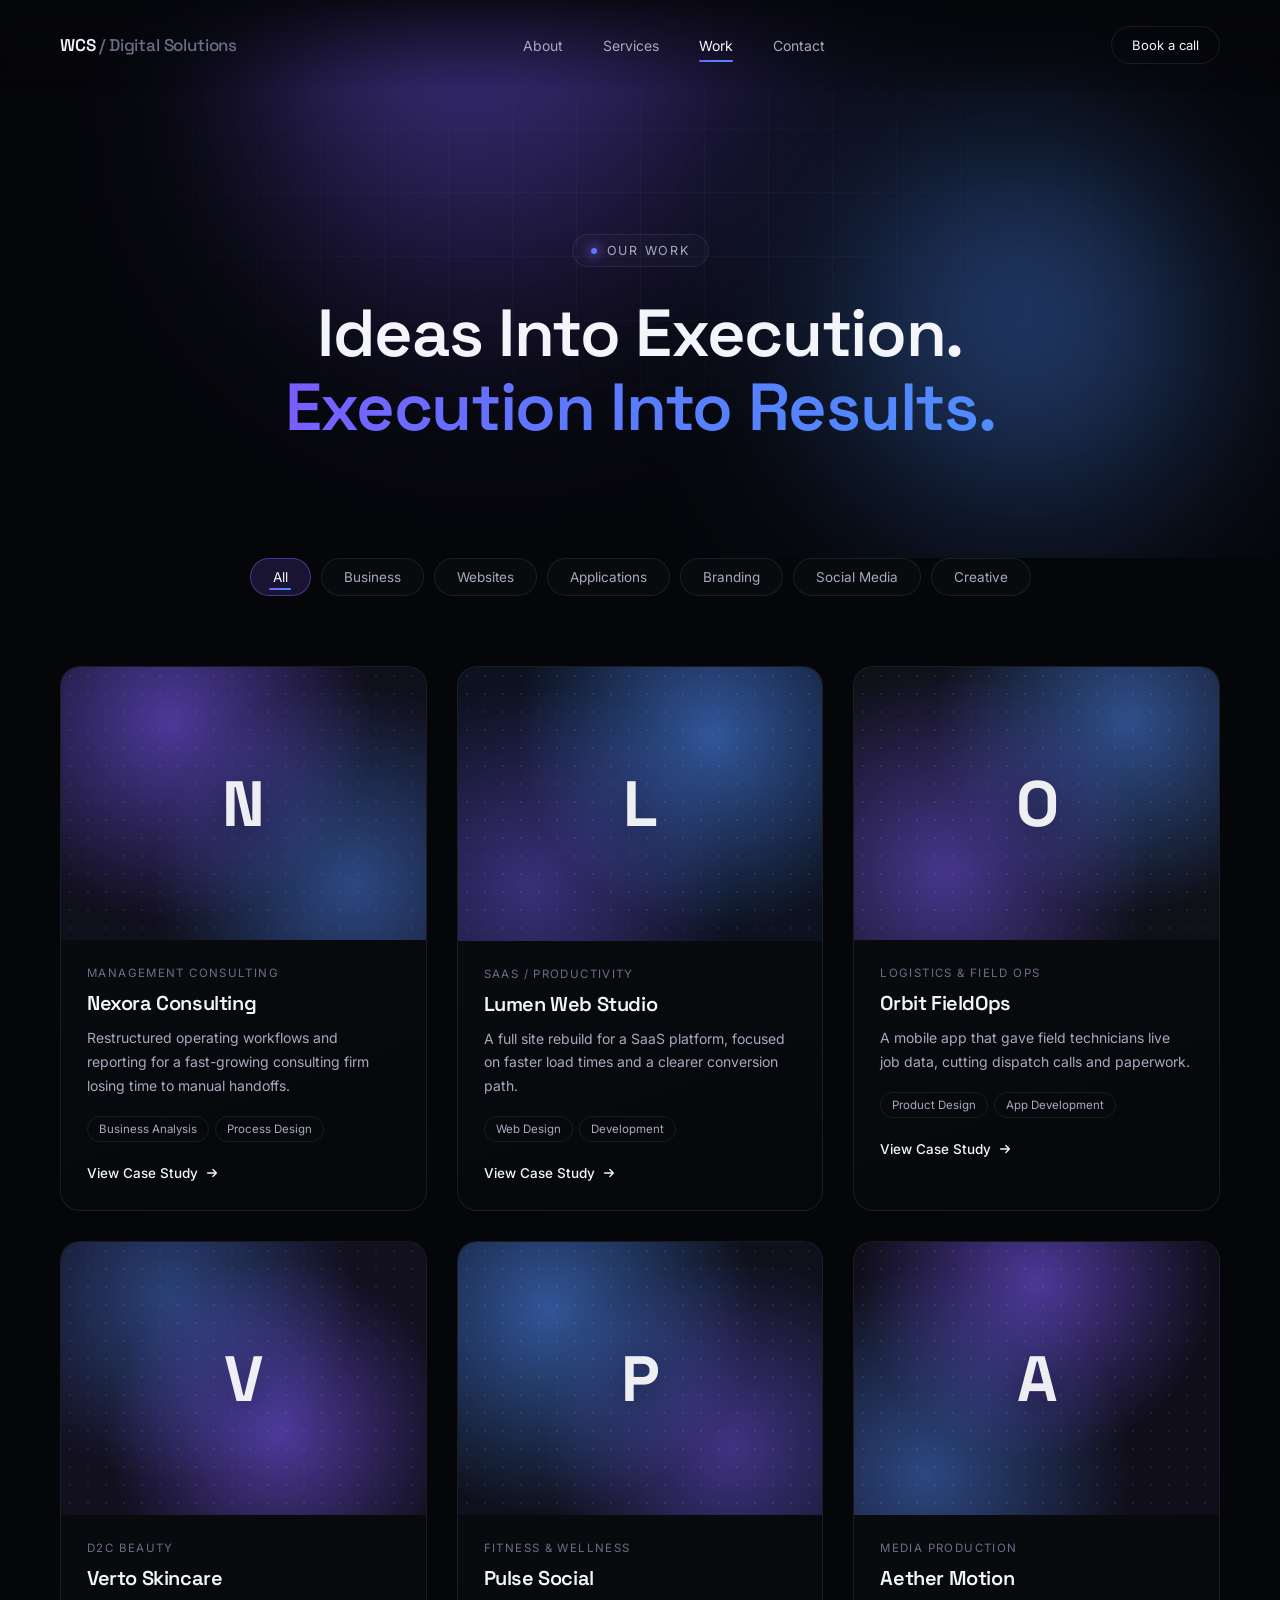
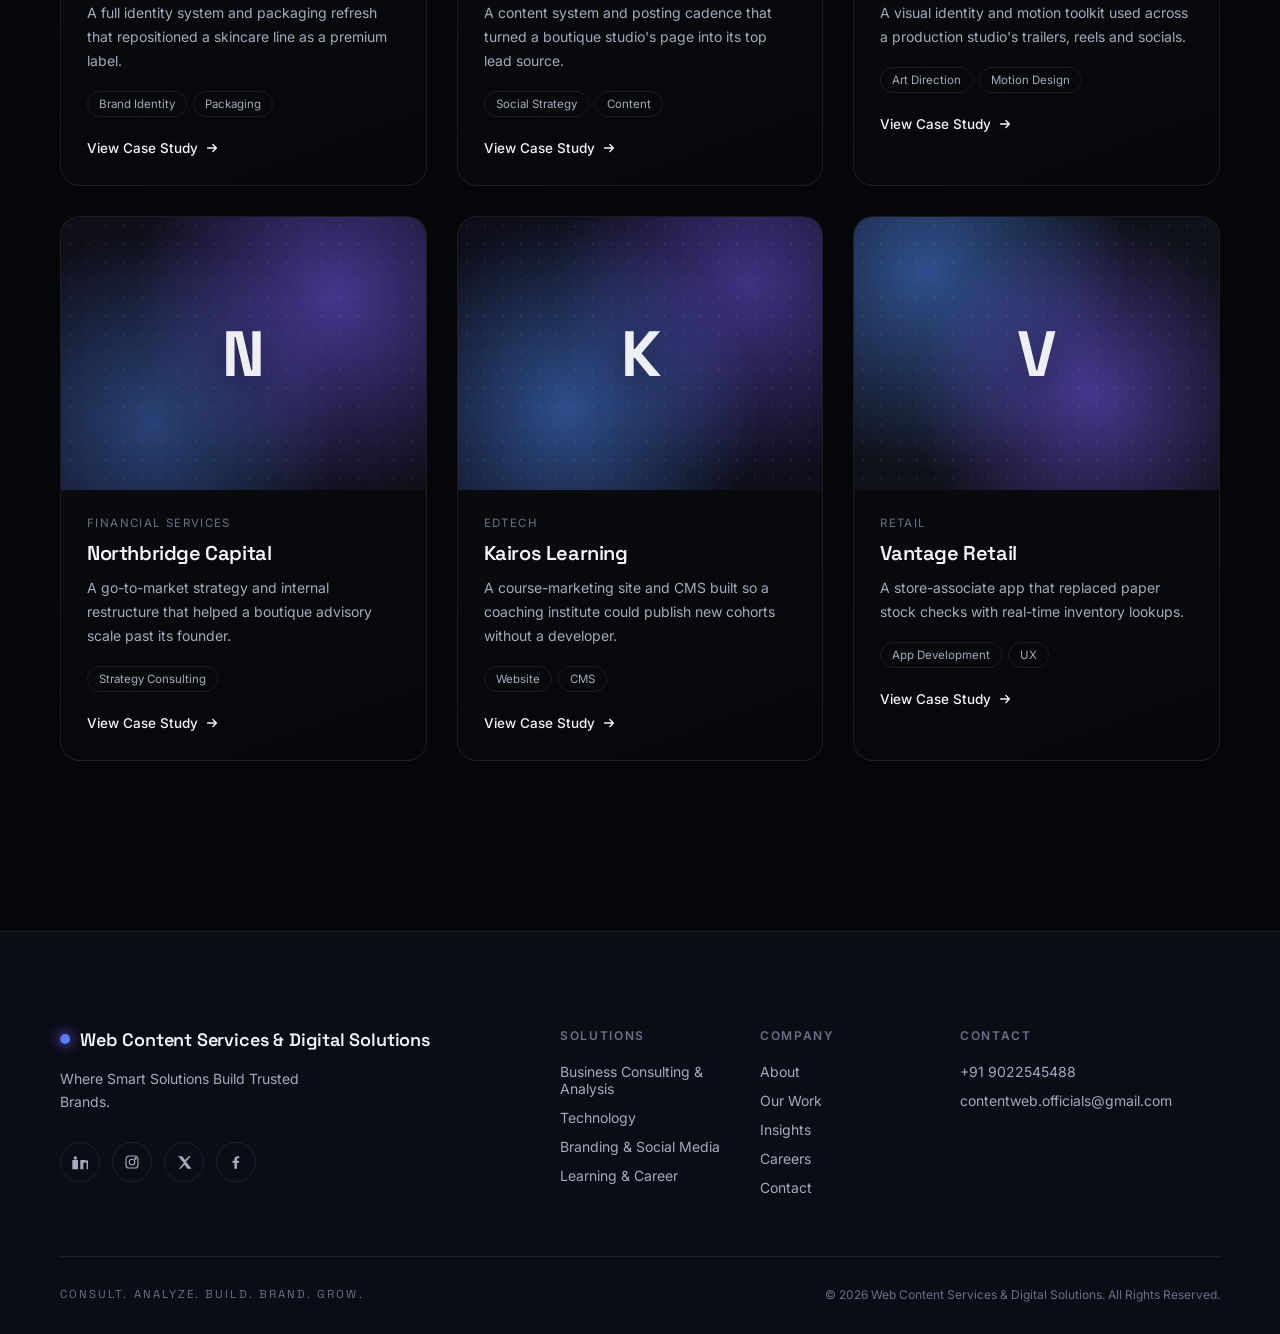
<file: WCS/insights.html>
<!DOCTYPE html>
<html lang="en">
<head>
<meta charset="UTF-8">
<meta name="viewport" content="width=device-width, initial-scale=1.0">
<title>Our Work — Web Content Services & Digital Solutions</title>
<link rel="preconnect" href="https://fonts.googleapis.com">
<link rel="preconnect" href="https://fonts.gstatic.com" crossorigin>
<link href="https://fonts.googleapis.com/css2?family=Space+Grotesk:wght@400;500;600;700&family=Inter:wght@400;500;600&display=swap" rel="stylesheet">
<style>
  :root{
    --bg: #05060a;
    --bg-soft: #0a0c16;
    --line: rgba(255,255,255,0.08);
    --text-hi: #f4f5fb;
    --text-mid: #a6aabd;
    --text-low: #6b6f85;
    --violet: #7c5cff;
    --blue: #4f8dfd;
    --violet-soft: rgba(124,92,255,0.16);
    --blue-soft: rgba(79,141,253,0.14);
    --grad: linear-gradient(115deg, #7c5cff 0%, #5a7bff 45%, #4f8dfd 100%);
  }

  *{ margin:0; padding:0; box-sizing:border-box; }
  html{ scroll-behavior:smooth; }

  body{
    background: var(--bg);
    color: var(--text-hi);
    font-family: 'Inter', sans-serif;
    overflow-x:hidden;
    -webkit-font-smoothing:antialiased;
  }

  ::selection{ background: var(--violet); color:#fff; }

  h1,h2,h3, .display{
    font-family:'Space Grotesk', sans-serif;
    letter-spacing:-0.02em;
  }

  a{ color:inherit; text-decoration:none; }
  button{ font-family:inherit; }

  .wrap{
    max-width: 1240px;
    margin:0 auto;
    padding: 0 40px;
  }

  /* ---------- NAV ---------- */
  nav{
    position: fixed;
    top:0; left:0; right:0;
    z-index: 60;
    padding: 26px 0;
    background: linear-gradient(to bottom, rgba(5,6,10,0.85), rgba(5,6,10,0));
    backdrop-filter: blur(6px);
  }
  nav .wrap{ display:flex; align-items:center; justify-content:space-between; }
  .logo{ font-family:'Space Grotesk',sans-serif; font-weight:600; font-size:17px; letter-spacing:-0.01em; }
  .logo span{ color: var(--text-low); font-weight:500; }
  .nav-links{ display:flex; gap:40px; font-size:14px; color: var(--text-mid); }
  .nav-links a{ position:relative; transition: color .3s ease; }
  .nav-links a:hover{ color: var(--text-hi); }
  .nav-links a.active{ color: var(--text-hi); }
  .nav-links a.active::after{
    content:''; position:absolute; left:0; right:0; bottom:-8px; height:2px;
    background: var(--grad); border-radius:2px;
  }
  .nav-cta{
    font-size:13px; padding:10px 20px; border:1px solid var(--line); border-radius:999px;
    color: var(--text-hi); transition: all .3s ease;
  }
  .nav-cta:hover{ border-color: rgba(124,92,255,0.6); background: var(--violet-soft); }
  @media (max-width:860px){ .nav-links{ display:none; } }

  /* ---------- HERO ---------- */
  .hero{
    position:relative;
    min-height: 62vh;
    display:flex;
    align-items:center;
    padding-top: 150px;
    padding-bottom: 30px;
    overflow:hidden;
  }
  .hero-bg{ position:absolute; inset:0; z-index:0; pointer-events:none; }
  .grid-overlay{
    position:absolute; inset:0;
    background-image:
      linear-gradient(to right, rgba(255,255,255,0.035) 1px, transparent 1px),
      linear-gradient(to bottom, rgba(255,255,255,0.035) 1px, transparent 1px);
    background-size: 64px 64px;
    mask-image: radial-gradient(ellipse 70% 60% at 50% 40%, black 10%, transparent 75%);
  }
  .orb{ position:absolute; border-radius:50%; filter: blur(90px); opacity:0.55; }
  .orb-1{
    width:640px; height:640px; top:-220px; left:50%; transform: translateX(-62%);
    background: radial-gradient(circle at 35% 35%, #7c5cff, transparent 70%);
    animation: float1 16s ease-in-out infinite;
  }
  .orb-2{
    width:480px; height:480px; top:120px; left:58%;
    background: radial-gradient(circle at 60% 40%, #4f8dfd, transparent 70%);
    animation: float2 18s ease-in-out infinite;
  }
  @keyframes float1{ 0%,100%{ transform: translateX(-62%) translateY(0); } 50%{ transform: translateX(-56%) translateY(30px); } }
  @keyframes float2{ 0%,100%{ transform: translateY(0) translateX(0); } 50%{ transform: translateY(-25px) translateX(-20px); } }

  .hero-inner{ position:relative; z-index:2; width:100%; text-align:center; }

  .eyebrow{
    display:inline-flex; align-items:center; gap:10px;
    font-size:12.5px; letter-spacing:0.14em; text-transform:uppercase;
    color: var(--text-mid);
    border:1px solid var(--line);
    padding: 8px 18px;
    border-radius: 999px;
    background: rgba(255,255,255,0.02);
    opacity:0; transform: translateY(14px);
  }
  .eyebrow .dot{
    width:6px; height:6px; border-radius:50%;
    background: var(--grad);
    box-shadow: 0 0 12px 2px rgba(124,92,255,0.8);
  }

  .hero h1{
    font-size: clamp(2.3rem, 5.2vw, 4.4rem);
    line-height: 1.1;
    font-weight: 600;
    max-width: 900px;
    margin: 30px auto 0;
    opacity:0; transform: translateY(24px);
  }
  .hero h1 .grad-text{
    background: var(--grad);
    -webkit-background-clip:text;
    background-clip:text;
    color:transparent;
  }

  .reveal.in{ animation: revealUp .9s cubic-bezier(.2,.8,.2,1) forwards; }
  @keyframes revealUp{ to{ opacity:1; transform: translateY(0); } }

  /* ---------- FILTER BAR ---------- */
  .filter-section{ position:relative; padding-bottom: 10px; }
  .filter-bar{
    display:flex; flex-wrap:wrap; justify-content:center; gap:10px;
    margin-bottom: 60px;
  }
  .filter-tab{
    position:relative;
    font-size: 13.5px;
    padding: 10px 22px;
    border-radius: 999px;
    border: 1px solid var(--line);
    color: var(--text-mid);
    background: rgba(255,255,255,0.02);
    cursor: pointer;
    transition: color .3s ease, border-color .3s ease, background .3s ease;
  }
  .filter-tab:hover{ color: var(--text-hi); border-color: rgba(255,255,255,0.22); }
  .filter-tab.active{ color: var(--text-hi); border-color: rgba(124,92,255,0.5); background: var(--violet-soft); }
  .filter-tab::after{
    content:''; position:absolute; left:50%; bottom:5px; transform:translateX(-50%);
    width:0; height:2px; border-radius:2px; background: var(--grad);
    transition: width .35s ease;
  }
  .filter-tab.active::after{ width: 22px; }

  /* ---------- WORK GRID ---------- */
  .work-section{ position:relative; padding: 0 0 170px; }
  .work-grid{
    display:grid;
    grid-template-columns: repeat(3, 1fr);
    gap: 30px;
  }

  .work-card{
    position:relative;
    border-radius: 20px;
    border: 1px solid var(--line);
    background: linear-gradient(160deg, rgba(255,255,255,0.03), rgba(255,255,255,0.006));
    overflow: hidden;
    opacity: 0; transform: translateY(28px);
    transition: opacity .45s ease, transform .45s cubic-bezier(.2,.8,.2,1), border-color .45s ease, box-shadow .45s ease;
  }
  .work-card:hover{ border-color: rgba(124,92,255,0.4); box-shadow: 0 30px 60px -22px rgba(0,0,0,0.6); transform: translateY(-6px); }
  .work-card.filtered-out{ opacity:0 !important; transform: scale(.94) !important; pointer-events:none; }

  .work-media{
    position:relative;
    aspect-ratio: 4 / 3;
    overflow:hidden;
    display:flex; align-items:center; justify-content:center;
  }
  .work-media-bg{
    position:absolute; inset:0;
    transition: transform .7s cubic-bezier(.2,.8,.2,1);
  }
  .work-card:hover .work-media-bg{ transform: scale(1.08); }

  .work-mono{
    position:relative; z-index:2;
    font-family:'Space Grotesk', sans-serif;
    font-weight:700;
    font-size: 64px;
    color: rgba(255,255,255,0.92);
    letter-spacing: -0.02em;
    text-shadow: 0 8px 30px rgba(0,0,0,0.35);
  }

  .work-media::before{
    content:'';
    position:absolute; inset:0;
    background-image: radial-gradient(rgba(255,255,255,0.14) 1px, transparent 1px);
    background-size: 18px 18px;
    opacity: 0.5;
    z-index:1;
  }

  .work-overlay{
    position:absolute; inset:0; z-index:3;
    display:flex; flex-direction:column; justify-content:flex-end;
    padding: 22px;
    background: linear-gradient(to top, rgba(4,5,10,0.92) 0%, rgba(4,5,10,0.5) 45%, rgba(4,5,10,0) 75%);
    opacity: 0;
    transform: translateY(8px);
    transition: opacity .4s ease, transform .4s ease;
  }
  .work-card:hover .work-overlay{ opacity: 1; transform: translateY(0); }

  .work-tags{ display:flex; flex-wrap:wrap; gap:6px; margin-bottom: 14px; }
  .work-tag{
    font-size: 11px; padding: 5px 10px; border-radius: 999px;
    border: 1px solid rgba(255,255,255,0.18);
    color: var(--text-hi);
    background: rgba(255,255,255,0.06);
    backdrop-filter: blur(6px);
  }

  .overlay-cta{
    display:inline-flex; align-items:center; gap:8px;
    align-self:flex-start;
    font-size: 13px; font-weight:600;
    padding: 11px 20px;
    border-radius: 9px;
    background: var(--grad);
    color: #08050f;
    box-shadow: 0 10px 26px -8px rgba(124,92,255,0.6);
    transition: transform .3s ease, box-shadow .3s ease;
  }
  .overlay-cta:hover{ transform: translateY(-2px); box-shadow: 0 14px 32px -8px rgba(124,92,255,0.85); }
  .overlay-cta svg{ transition: transform .3s ease; }
  .overlay-cta:hover svg{ transform: translateX(3px); }

  .work-body{ padding: 26px 26px 28px; }
  .work-industry{
    font-size: 11.5px; letter-spacing: 0.12em; text-transform:uppercase;
    color: var(--text-low); margin-bottom: 10px;
  }
  .work-name{ font-size: 20px; font-weight:600; margin-bottom: 10px; }
  .work-desc{ font-size: 14px; line-height: 1.7; color: var(--text-mid); margin-bottom: 18px; }

  .work-services{ display:flex; flex-wrap:wrap; gap:6px; margin-bottom: 20px; }
  .service-chip{
    font-size: 11.5px; padding: 5px 11px; border-radius: 999px;
    border: 1px solid var(--line); color: var(--text-mid);
  }

  .case-link{
    display:inline-flex; align-items:center; gap:7px;
    font-size: 13.5px; font-weight:500; color: var(--text-hi);
    position:relative;
  }
  .case-link::after{
    content:''; position:absolute; left:0; bottom:-4px; width:0%; height:1px;
    background: var(--grad); transition: width .4s ease;
  }
  .case-link:hover::after{ width:100%; }
  .case-link svg{ transition: transform .35s ease; }
  .case-link:hover svg{ transform: translateX(4px); }

  @media (max-width: 1020px){
    .work-grid{ grid-template-columns: repeat(2, 1fr); }
  }
  @media (max-width: 640px){
    .work-grid{ grid-template-columns: 1fr; }
    .wrap{ padding: 0 22px; }
    .filter-bar{ gap:8px; margin-bottom: 44px; }
  }

  .reveal-scroll{
    opacity: 0; transform: translateY(24px);
    transition: opacity .8s cubic-bezier(.2,.8,.2,1), transform .8s cubic-bezier(.2,.8,.2,1);
  }
  .reveal-scroll.in-view{ opacity: 1 !important; transform: translateY(0) !important; }

  /* ---------- CASE STUDY MODAL ---------- */
  .modal-overlay{
    position: fixed; inset:0; z-index: 100;
    background: rgba(4,5,10,0.72);
    backdrop-filter: blur(10px);
    -webkit-backdrop-filter: blur(10px);
    display:flex; align-items:center; justify-content:center;
    padding: 24px;
    opacity: 0; visibility: hidden;
    transition: opacity .4s ease, visibility .4s ease;
  }
  .modal-overlay.show{ opacity: 1; visibility: visible; }

  .modal-panel{
    position:relative;
    width: 100%; max-width: 640px;
    max-height: 86vh;
    overflow-y: auto;
    border-radius: 24px;
    border: 1px solid var(--line);
    background: linear-gradient(165deg, rgba(16,17,28,0.96), rgba(9,10,18,0.98));
    box-shadow: 0 40px 90px -20px rgba(0,0,0,0.7);
    padding: 52px 48px 46px;
    transform: translateY(24px) scale(.98);
    transition: transform .45s cubic-bezier(.2,.8,.2,1);
  }
  .modal-overlay.show .modal-panel{ transform: translateY(0) scale(1); }

  .modal-close{
    position:absolute; top: 22px; right: 22px;
    width: 38px; height: 38px; border-radius: 50%;
    border: 1px solid var(--line);
    background: rgba(255,255,255,0.03);
    color: var(--text-mid);
    font-size: 18px;
    display:flex; align-items:center; justify-content:center;
    cursor:pointer;
    transition: all .3s ease;
  }
  .modal-close:hover{ color: var(--text-hi); border-color: rgba(124,92,255,0.5); background: var(--violet-soft); }

  .modal-cat{
    display:inline-block;
    font-size: 11.5px; letter-spacing: 0.14em; text-transform:uppercase;
    color: var(--violet);
    margin-bottom: 16px;
  }
  .modal-panel h3{ font-size: 30px; font-weight:600; line-height:1.2; margin-bottom: 12px; max-width: 480px; }
  .modal-meta{ font-size: 13.5px; color: var(--text-low); margin-bottom: 36px; }
  .modal-meta span{ color: var(--text-mid); }

  .modal-block + .modal-block{ margin-top: 28px; padding-top: 28px; border-top: 1px solid var(--line); }
  .modal-block h5{
    font-size: 11.5px; letter-spacing: 0.14em; text-transform:uppercase;
    color: var(--text-low); margin-bottom: 10px; font-weight:600;
  }
  .modal-block p{ font-size: 15px; line-height: 1.75; color: var(--text-mid); }
  .modal-block.outcome-block h5{ color: var(--blue); }

  .outcome-stats{ display:flex; gap: 28px; margin-top: 16px; flex-wrap:wrap; }
  .outcome-stat{ }
  .outcome-stat .num{
    font-family:'Space Grotesk', sans-serif; font-weight:700; font-size: 26px;
    background: var(--grad); -webkit-background-clip:text; background-clip:text; color:transparent;
  }
  .outcome-stat .lbl{ font-size: 12px; color: var(--text-low); margin-top: 4px; }

  @media (max-width: 560px){
    .modal-panel{ padding: 40px 26px 34px; }
    .modal-panel h3{ font-size: 24px; }
  }

  /* ---------- FOOTER ---------- */
  .site-footer{
    position:relative;
    border-top: 1px solid var(--line);
    background: var(--bg-soft);
    padding: 96px 0 32px;
  }
  .footer-grid{ display:grid; grid-template-columns: repeat(12, 1fr); gap: 40px; padding-bottom: 60px; }
  .footer-brand-col{ grid-column: span 5; }
  .footer-logo{ display:flex; align-items:center; gap:10px; font-family:'Space Grotesk', sans-serif; font-weight:600; font-size:18px; letter-spacing:-0.01em; }
  .footer-logo .dot{ width:10px; height:10px; border-radius:50%; flex-shrink:0; background: var(--grad); box-shadow: 0 0 12px 2px rgba(124,92,255,0.65); }
  .footer-tagline{ margin-top: 16px; font-size: 14px; line-height: 1.7; color: var(--text-mid); max-width: 280px; }
  .social-row{ display:flex; gap: 12px; margin-top: 28px; }
  .social-btn{ width: 40px; height: 40px; border-radius: 50%; border: 1px solid var(--line); display:flex; align-items:center; justify-content:center; color: var(--text-mid); transition: border-color .35s ease, background .35s ease, color .35s ease, transform .35s ease; }
  .social-btn:hover{ border-color: rgba(124,92,255,0.55); background: var(--violet-soft); color: var(--text-hi); transform: translateY(-3px); }
  .footer-col{ grid-column: span 2; }
  .footer-col.contact-col{ grid-column: span 3; }
  .footer-col h5{ font-size: 12px; letter-spacing: 0.14em; text-transform:uppercase; color: var(--text-low); font-weight:600; margin-bottom: 20px; }
  .footer-col ul{ list-style:none; display:flex; flex-direction:column; gap: 12px; }
  .footer-col li{ font-size: 14px; color: var(--text-mid); }
  .footer-link{ color: var(--text-mid); transition: color .3s ease, padding-left .3s ease; }
  .footer-link:hover{ color: var(--text-hi); padding-left: 4px; }
  .footer-bottom{ border-top: 1px solid var(--line); padding-top: 30px; display:flex; align-items:center; justify-content:space-between; flex-wrap: wrap; gap: 16px; }
  .footer-bottom-tag{ font-family:'Space Grotesk', sans-serif; font-size: 11.5px; letter-spacing: 0.18em; text-transform:uppercase; color: var(--text-low); }
  .footer-copy{ font-size: 12px; color: var(--text-low); }
  @media (max-width: 900px){
    .footer-grid{ grid-template-columns: 1fr 1fr; row-gap: 44px; }
    .footer-brand-col{ grid-column: span 2; }
    .footer-col, .footer-col.contact-col{ grid-column: span 1; }
  }
  @media (max-width: 560px){
    .footer-grid{ grid-template-columns: 1fr; }
    .footer-brand-col{ grid-column: span 1; }
    .footer-bottom{ flex-direction: column; align-items:flex-start; }
  }

  @media (prefers-reduced-motion: reduce){
    *{ animation-duration: 0.001ms !important; animation-iteration-count: 1 !important; transition-duration: 0.001ms !important; }
  }
</style>
</head>
<body>

<nav>
  <div class="wrap">
    <a href="index.html" class="logo">WCS<span>&nbsp;/ Digital Solutions</span></a>
    <div class="nav-links">
      <a href="about.html">About</a>
      <a href="solutions.html">Services</a>
      <a href="work.html" class="active">Work</a>
      <a href="contact.html">Contact</a>
    </div>
    <a href="#" class="nav-cta">Book a call</a>
  </div>
</nav>

<!-- ===================== HERO ===================== -->
<section class="hero">
  <div class="hero-bg">
    <div class="grid-overlay"></div>
    <div class="orb orb-1"></div>
    <div class="orb orb-2"></div>
  </div>

  <div class="wrap hero-inner">
    <div class="eyebrow reveal" style="animation-delay:.05s">
      <span class="dot"></span>
      Our Work
    </div>

    <h1 class="reveal" style="animation-delay:.18s">
      Ideas Into Execution. <span class="grad-text">Execution Into Results.</span>
    </h1>
  </div>
</section>

<!-- ===================== FILTER ===================== -->
<section class="filter-section">
  <div class="wrap">
    <div class="filter-bar" id="filterBar">
      <button class="filter-tab active" data-filter="all">All</button>
      <button class="filter-tab" data-filter="business">Business</button>
      <button class="filter-tab" data-filter="websites">Websites</button>
      <button class="filter-tab" data-filter="applications">Applications</button>
      <button class="filter-tab" data-filter="branding">Branding</button>
      <button class="filter-tab" data-filter="social-media">Social Media</button>
      <button class="filter-tab" data-filter="creative">Creative</button>
    </div>
  </div>
</section>

<!-- ===================== WORK GRID ===================== -->
<section class="work-section">
  <div class="wrap">
    <div class="work-grid" id="workGrid">

      <article class="work-card reveal-scroll" data-cat="business" data-project="nexora">
        <div class="work-media">
          <div class="work-media-bg" style="background: radial-gradient(circle at 30% 20%, rgba(124,92,255,0.55), transparent 60%), radial-gradient(circle at 80% 80%, rgba(79,141,253,0.45), transparent 55%), #100f1c;"></div>
          <span class="work-mono">N</span>
          <div class="work-overlay">
            <div class="work-tags"><span class="work-tag">Business Analysis</span><span class="work-tag">Process Design</span></div>
            <a href="#" class="overlay-cta" data-project="nexora">
              View Case Study
              <svg width="14" height="14" viewBox="0 0 16 16" fill="none"><path d="M3 8H13M13 8L9 4M13 8L9 12" stroke="currentColor" stroke-width="1.6" stroke-linecap="round" stroke-linejoin="round"/></svg>
            </a>
          </div>
        </div>
        <div class="work-body">
          <div class="work-industry">Management Consulting</div>
          <h3 class="work-name">Nexora Consulting</h3>
          <p class="work-desc">Restructured operating workflows and reporting for a fast-growing consulting firm losing time to manual handoffs.</p>
          <div class="work-services">
            <span class="service-chip">Business Analysis</span>
            <span class="service-chip">Process Design</span>
          </div>
          <a href="#" class="case-link" data-project="nexora">
            View Case Study
            <svg width="14" height="14" viewBox="0 0 16 16" fill="none"><path d="M3 8H13M13 8L9 4M13 8L9 12" stroke="currentColor" stroke-width="1.6" stroke-linecap="round" stroke-linejoin="round"/></svg>
          </a>
        </div>
      </article>

      <article class="work-card reveal-scroll" data-cat="websites" data-project="lumen">
        <div class="work-media">
          <div class="work-media-bg" style="background: radial-gradient(circle at 70% 25%, rgba(79,141,253,0.55), transparent 60%), radial-gradient(circle at 20% 80%, rgba(124,92,255,0.4), transparent 55%), #0d1220;"></div>
          <span class="work-mono">L</span>
          <div class="work-overlay">
            <div class="work-tags"><span class="work-tag">Web Design</span><span class="work-tag">Development</span></div>
            <a href="#" class="overlay-cta" data-project="lumen">
              View Case Study
              <svg width="14" height="14" viewBox="0 0 16 16" fill="none"><path d="M3 8H13M13 8L9 4M13 8L9 12" stroke="currentColor" stroke-width="1.6" stroke-linecap="round" stroke-linejoin="round"/></svg>
            </a>
          </div>
        </div>
        <div class="work-body">
          <div class="work-industry">SaaS / Productivity</div>
          <h3 class="work-name">Lumen Web Studio</h3>
          <p class="work-desc">A full site rebuild for a SaaS platform, focused on faster load times and a clearer conversion path.</p>
          <div class="work-services">
            <span class="service-chip">Web Design</span>
            <span class="service-chip">Development</span>
          </div>
          <a href="#" class="case-link" data-project="lumen">
            View Case Study
            <svg width="14" height="14" viewBox="0 0 16 16" fill="none"><path d="M3 8H13M13 8L9 4M13 8L9 12" stroke="currentColor" stroke-width="1.6" stroke-linecap="round" stroke-linejoin="round"/></svg>
          </a>
        </div>
      </article>

      <article class="work-card reveal-scroll" data-cat="applications" data-project="orbit">
        <div class="work-media">
          <div class="work-media-bg" style="background: radial-gradient(circle at 25% 75%, rgba(124,92,255,0.5), transparent 60%), radial-gradient(circle at 75% 20%, rgba(79,141,253,0.5), transparent 55%), #0f1018;"></div>
          <span class="work-mono">O</span>
          <div class="work-overlay">
            <div class="work-tags"><span class="work-tag">Product Design</span><span class="work-tag">App Development</span></div>
            <a href="#" class="overlay-cta" data-project="orbit">
              View Case Study
              <svg width="14" height="14" viewBox="0 0 16 16" fill="none"><path d="M3 8H13M13 8L9 4M13 8L9 12" stroke="currentColor" stroke-width="1.6" stroke-linecap="round" stroke-linejoin="round"/></svg>
            </a>
          </div>
        </div>
        <div class="work-body">
          <div class="work-industry">Logistics &amp; Field Ops</div>
          <h3 class="work-name">Orbit FieldOps</h3>
          <p class="work-desc">A mobile app that gave field technicians live job data, cutting dispatch calls and paperwork.</p>
          <div class="work-services">
            <span class="service-chip">Product Design</span>
            <span class="service-chip">App Development</span>
          </div>
          <a href="#" class="case-link" data-project="orbit">
            View Case Study
            <svg width="14" height="14" viewBox="0 0 16 16" fill="none"><path d="M3 8H13M13 8L9 4M13 8L9 12" stroke="currentColor" stroke-width="1.6" stroke-linecap="round" stroke-linejoin="round"/></svg>
          </a>
        </div>
      </article>

      <article class="work-card reveal-scroll" data-cat="branding" data-project="verto">
        <div class="work-media">
          <div class="work-media-bg" style="background: radial-gradient(circle at 60% 70%, rgba(124,92,255,0.55), transparent 60%), radial-gradient(circle at 30% 20%, rgba(79,141,253,0.4), transparent 55%), #120f1e;"></div>
          <span class="work-mono">V</span>
          <div class="work-overlay">
            <div class="work-tags"><span class="work-tag">Brand Identity</span><span class="work-tag">Packaging</span></div>
            <a href="#" class="overlay-cta" data-project="verto">
              View Case Study
              <svg width="14" height="14" viewBox="0 0 16 16" fill="none"><path d="M3 8H13M13 8L9 4M13 8L9 12" stroke="currentColor" stroke-width="1.6" stroke-linecap="round" stroke-linejoin="round"/></svg>
            </a>
          </div>
        </div>
        <div class="work-body">
          <div class="work-industry">D2C Beauty</div>
          <h3 class="work-name">Verto Skincare</h3>
          <p class="work-desc">A full identity system and packaging refresh that repositioned a skincare line as a premium label.</p>
          <div class="work-services">
            <span class="service-chip">Brand Identity</span>
            <span class="service-chip">Packaging</span>
          </div>
          <a href="#" class="case-link" data-project="verto">
            View Case Study
            <svg width="14" height="14" viewBox="0 0 16 16" fill="none"><path d="M3 8H13M13 8L9 4M13 8L9 12" stroke="currentColor" stroke-width="1.6" stroke-linecap="round" stroke-linejoin="round"/></svg>
          </a>
        </div>
      </article>

      <article class="work-card reveal-scroll" data-cat="social-media" data-project="pulse">
        <div class="work-media">
          <div class="work-media-bg" style="background: radial-gradient(circle at 25% 25%, rgba(79,141,253,0.55), transparent 60%), radial-gradient(circle at 75% 75%, rgba(124,92,255,0.45), transparent 55%), #0e111c;"></div>
          <span class="work-mono">P</span>
          <div class="work-overlay">
            <div class="work-tags"><span class="work-tag">Social Strategy</span><span class="work-tag">Content</span></div>
            <a href="#" class="overlay-cta" data-project="pulse">
              View Case Study
              <svg width="14" height="14" viewBox="0 0 16 16" fill="none"><path d="M3 8H13M13 8L9 4M13 8L9 12" stroke="currentColor" stroke-width="1.6" stroke-linecap="round" stroke-linejoin="round"/></svg>
            </a>
          </div>
        </div>
        <div class="work-body">
          <div class="work-industry">Fitness &amp; Wellness</div>
          <h3 class="work-name">Pulse Social</h3>
          <p class="work-desc">A content system and posting cadence that turned a boutique studio's page into its top lead source.</p>
          <div class="work-services">
            <span class="service-chip">Social Strategy</span>
            <span class="service-chip">Content</span>
          </div>
          <a href="#" class="case-link" data-project="pulse">
            View Case Study
            <svg width="14" height="14" viewBox="0 0 16 16" fill="none"><path d="M3 8H13M13 8L9 4M13 8L9 12" stroke="currentColor" stroke-width="1.6" stroke-linecap="round" stroke-linejoin="round"/></svg>
          </a>
        </div>
      </article>

      <article class="work-card reveal-scroll" data-cat="creative" data-project="aether">
        <div class="work-media">
          <div class="work-media-bg" style="background: radial-gradient(circle at 50% 15%, rgba(124,92,255,0.55), transparent 60%), radial-gradient(circle at 20% 85%, rgba(79,141,253,0.45), transparent 55%), #100e1a;"></div>
          <span class="work-mono">A</span>
          <div class="work-overlay">
            <div class="work-tags"><span class="work-tag">Art Direction</span><span class="work-tag">Motion Design</span></div>
            <a href="#" class="overlay-cta" data-project="aether">
              View Case Study
              <svg width="14" height="14" viewBox="0 0 16 16" fill="none"><path d="M3 8H13M13 8L9 4M13 8L9 12" stroke="currentColor" stroke-width="1.6" stroke-linecap="round" stroke-linejoin="round"/></svg>
            </a>
          </div>
        </div>
        <div class="work-body">
          <div class="work-industry">Media Production</div>
          <h3 class="work-name">Aether Motion</h3>
          <p class="work-desc">A visual identity and motion toolkit used across a production studio's trailers, reels and socials.</p>
          <div class="work-services">
            <span class="service-chip">Art Direction</span>
            <span class="service-chip">Motion Design</span>
          </div>
          <a href="#" class="case-link" data-project="aether">
            View Case Study
            <svg width="14" height="14" viewBox="0 0 16 16" fill="none"><path d="M3 8H13M13 8L9 4M13 8L9 12" stroke="currentColor" stroke-width="1.6" stroke-linecap="round" stroke-linejoin="round"/></svg>
          </a>
        </div>
      </article>

      <article class="work-card reveal-scroll" data-cat="business" data-project="northbridge">
        <div class="work-media">
          <div class="work-media-bg" style="background: radial-gradient(circle at 75% 30%, rgba(124,92,255,0.5), transparent 60%), radial-gradient(circle at 25% 75%, rgba(79,141,253,0.4), transparent 55%), #0f0f1a;"></div>
          <span class="work-mono">N</span>
          <div class="work-overlay">
            <div class="work-tags"><span class="work-tag">Strategy Consulting</span></div>
            <a href="#" class="overlay-cta" data-project="northbridge">
              View Case Study
              <svg width="14" height="14" viewBox="0 0 16 16" fill="none"><path d="M3 8H13M13 8L9 4M13 8L9 12" stroke="currentColor" stroke-width="1.6" stroke-linecap="round" stroke-linejoin="round"/></svg>
            </a>
          </div>
        </div>
        <div class="work-body">
          <div class="work-industry">Financial Services</div>
          <h3 class="work-name">Northbridge Capital</h3>
          <p class="work-desc">A go-to-market strategy and internal restructure that helped a boutique advisory scale past its founder.</p>
          <div class="work-services">
            <span class="service-chip">Strategy Consulting</span>
          </div>
          <a href="#" class="case-link" data-project="northbridge">
            View Case Study
            <svg width="14" height="14" viewBox="0 0 16 16" fill="none"><path d="M3 8H13M13 8L9 4M13 8L9 12" stroke="currentColor" stroke-width="1.6" stroke-linecap="round" stroke-linejoin="round"/></svg>
          </a>
        </div>
      </article>

      <article class="work-card reveal-scroll" data-cat="websites" data-project="kairos">
        <div class="work-media">
          <div class="work-media-bg" style="background: radial-gradient(circle at 30% 70%, rgba(79,141,253,0.5), transparent 60%), radial-gradient(circle at 80% 25%, rgba(124,92,255,0.45), transparent 55%), #0d0e19;"></div>
          <span class="work-mono">K</span>
          <div class="work-overlay">
            <div class="work-tags"><span class="work-tag">Website</span><span class="work-tag">CMS</span></div>
            <a href="#" class="overlay-cta" data-project="kairos">
              View Case Study
              <svg width="14" height="14" viewBox="0 0 16 16" fill="none"><path d="M3 8H13M13 8L9 4M13 8L9 12" stroke="currentColor" stroke-width="1.6" stroke-linecap="round" stroke-linejoin="round"/></svg>
            </a>
          </div>
        </div>
        <div class="work-body">
          <div class="work-industry">EdTech</div>
          <h3 class="work-name">Kairos Learning</h3>
          <p class="work-desc">A course-marketing site and CMS built so a coaching institute could publish new cohorts without a developer.</p>
          <div class="work-services">
            <span class="service-chip">Website</span>
            <span class="service-chip">CMS</span>
          </div>
          <a href="#" class="case-link" data-project="kairos">
            View Case Study
            <svg width="14" height="14" viewBox="0 0 16 16" fill="none"><path d="M3 8H13M13 8L9 4M13 8L9 12" stroke="currentColor" stroke-width="1.6" stroke-linecap="round" stroke-linejoin="round"/></svg>
          </a>
        </div>
      </article>

      <article class="work-card reveal-scroll" data-cat="applications" data-project="vantage">
        <div class="work-media">
          <div class="work-media-bg" style="background: radial-gradient(circle at 65% 65%, rgba(124,92,255,0.5), transparent 60%), radial-gradient(circle at 20% 20%, rgba(79,141,253,0.5), transparent 55%), #0f1119;"></div>
          <span class="work-mono">V</span>
          <div class="work-overlay">
            <div class="work-tags"><span class="work-tag">App Development</span><span class="work-tag">UX</span></div>
            <a href="#" class="overlay-cta" data-project="vantage">
              View Case Study
              <svg width="14" height="14" viewBox="0 0 16 16" fill="none"><path d="M3 8H13M13 8L9 4M13 8L9 12" stroke="currentColor" stroke-width="1.6" stroke-linecap="round" stroke-linejoin="round"/></svg>
            </a>
          </div>
        </div>
        <div class="work-body">
          <div class="work-industry">Retail</div>
          <h3 class="work-name">Vantage Retail</h3>
          <p class="work-desc">A store-associate app that replaced paper stock checks with real-time inventory lookups.</p>
          <div class="work-services">
            <span class="service-chip">App Development</span>
            <span class="service-chip">UX</span>
          </div>
          <a href="#" class="case-link" data-project="vantage">
            View Case Study
            <svg width="14" height="14" viewBox="0 0 16 16" fill="none"><path d="M3 8H13M13 8L9 4M13 8L9 12" stroke="currentColor" stroke-width="1.6" stroke-linecap="round" stroke-linejoin="round"/></svg>
          </a>
        </div>
      </article>

    </div>
  </div>
</section>

<!-- ===================== CASE STUDY MODAL ===================== -->
<div class="modal-overlay" id="modalOverlay">
  <div class="modal-panel">
    <button class="modal-close" id="modalClose" aria-label="Close">&times;</button>
    <span class="modal-cat" id="modalCat"></span>
    <h3 id="modalTitle"></h3>
    <p class="modal-meta" id="modalMeta"></p>

    <div class="modal-block">
      <h5>Problem</h5>
      <p id="modalProblem"></p>
    </div>
    <div class="modal-block">
      <h5>Solution</h5>
      <p id="modalSolution"></p>
    </div>
    <div class="modal-block outcome-block">
      <h5>Outcome</h5>
      <p id="modalOutcome"></p>
      <div class="outcome-stats" id="modalStats"></div>
    </div>
  </div>
</div>

<!-- ===================== FOOTER ===================== -->
<footer class="site-footer">
  <div class="wrap">

    <div class="footer-grid">
      <div class="footer-brand-col">
        <a href="index.html" class="footer-logo">
          <span class="dot"></span>
          Web Content Services &amp; Digital Solutions
        </a>
        <p class="footer-tagline">Where Smart Solutions Build Trusted Brands.</p>

        <div class="social-row">
          <a href="#" class="social-btn" aria-label="LinkedIn">
            <svg width="16" height="16" viewBox="0 0 24 24" fill="currentColor"><path d="M4.98 3.5A2.5 2.5 0 1 1 5 8.5a2.5 2.5 0 0 1-.02-5zM.5 8.98H9V23H.5zM12.5 8.98h8.14v1.91h.11c1.13-2.14 3.9-2.14 5.75 0V23h-4.5v-6.9c0-1.66-.03-3.8-2.32-3.8-2.32 0-2.68 1.81-2.68 3.68V23h-4.5z"/></svg>
          </a>
          <a href="#" class="social-btn" aria-label="Instagram">
            <svg width="16" height="16" viewBox="0 0 24 24" fill="none" stroke="currentColor" stroke-width="1.7"><rect x="3" y="3" width="18" height="18" rx="5"/><circle cx="12" cy="12" r="4.2"/><circle cx="17.3" cy="6.7" r="1"/></svg>
          </a>
          <a href="#" class="social-btn" aria-label="X / Twitter">
            <svg width="15" height="15" viewBox="0 0 24 24" fill="currentColor"><path d="M18.9 2H22l-7.6 8.7L23.3 22H16.9l-5-6.6L6 22H2.9l8.1-9.3L1.7 2h6.6l4.5 6z"/></svg>
          </a>
          <a href="#" class="social-btn" aria-label="Facebook">
            <svg width="16" height="16" viewBox="0 0 24 24" fill="currentColor"><path d="M13.5 22v-8.4h2.8l.4-3.3h-3.2V8.1c0-1 .3-1.6 1.7-1.6h1.7V3.5C16.3 3.4 15.2 3.3 14 3.3c-2.6 0-4.4 1.6-4.4 4.5v2.5H6.8v3.3h2.8V22z"/></svg>
          </a>
        </div>
      </div>

      <div class="footer-col">
        <h5>Solutions</h5>
        <ul>
          <li><a href="solutions.html#consulting" class="footer-link">Business Consulting &amp; Analysis</a></li>
          <li><a href="solutions.html#technology" class="footer-link">Technology</a></li>
          <li><a href="solutions.html#branding" class="footer-link">Branding &amp; Social Media</a></li>
          <li><a href="solutions.html#learning" class="footer-link">Learning &amp; Career</a></li>
        </ul>
      </div>

      <div class="footer-col">
        <h5>Company</h5>
        <ul>
          <li><a href="index.html#about" class="footer-link">About</a></li>
          <li><a href="work.html" class="footer-link">Our Work</a></li>
          <li><a href="#" class="footer-link">Insights</a></li>
          <li><a href="#" class="footer-link">Careers</a></li>
          <li><a href="#" class="footer-link">Contact</a></li>
        </ul>
      </div>

      <div class="footer-col contact-col">
        <h5>Contact</h5>
        <ul>
          <li>+91 9022545488</li>
          <li>contentweb.officials@gmail.com</li>
        </ul>
      </div>
    </div>

    <div class="footer-bottom">
      <p class="footer-bottom-tag">Consult. Analyze. Build. Brand. Grow.</p>
      <p class="footer-copy">&copy; <span id="year"></span> Web Content Services &amp; Digital Solutions. All Rights Reserved.</p>
    </div>

  </div>
</footer>

<script>
  // ---------- Hero entrance ----------
  document.querySelectorAll('.hero .reveal').forEach(el => {
    requestAnimationFrame(() => el.classList.add('in'));
  });

  // ---------- Scroll reveal for cards ----------
  const cards = Array.from(document.querySelectorAll('.work-card'));
  const obs = new IntersectionObserver((entries) => {
    entries.forEach((entry) => {
      if(entry.isIntersecting){
        const idx = cards.indexOf(entry.target);
        entry.target.style.transitionDelay = ((idx % 3) * 0.08) + 's';
        entry.target.classList.add('in-view');
        obs.unobserve(entry.target);
      }
    });
  }, { threshold: 0.12 });
  cards.forEach(el => obs.observe(el));

  // ---------- Filtering ----------
  const filterBar = document.getElementById('filterBar');
  filterBar.addEventListener('click', (e) => {
    const btn = e.target.closest('.filter-tab');
    if(!btn) return;
    filterBar.querySelectorAll('.filter-tab').forEach(t => t.classList.remove('active'));
    btn.classList.add('active');
    const filter = btn.dataset.filter;

    cards.forEach(card => {
      const match = filter === 'all' || card.dataset.cat === filter;
      if(match){
        card.classList.remove('filtered-out');
      } else {
        card.classList.add('filtered-out');
      }
    });
  });

  // ---------- Case study data ----------
  const projects = {
    nexora: {
      cat: 'Business Consulting', title: 'Nexora Consulting', meta: 'Management Consulting — Business Analysis, Process Design',
      problem: 'Nexora\'s consultants were spending more time chasing status updates across spreadsheets and email than delivering client work, and leadership had no single view of project health.',
      solution: 'We mapped their delivery workflow end to end, cut out duplicate approval steps, and introduced a lightweight reporting structure the whole team could keep updated in minutes, not hours.',
      outcome: 'Within one quarter, project reporting became reliable enough for leadership to make faster staffing decisions, and the team reclaimed hours previously lost to manual updates.',
      stats: [['38%','Less admin time'],['4wks','To full rollout'],['3','Teams onboarded']]
    },
    lumen: {
      cat: 'Website Design & Development', title: 'Lumen Web Studio', meta: 'SaaS / Productivity — Web Design, Development',
      problem: 'Lumen\'s marketing site loaded slowly, buried its pricing and sign-up path, and was not converting trial visitors at a rate that matched their ad spend.',
      solution: 'We rebuilt the site on a lighter front end, restructured the navigation around a single clear conversion path, and rewrote the core landing pages around the product\'s real value.',
      outcome: 'The new site loads in a fraction of the previous time and gives visitors a much shorter path from landing page to trial sign-up.',
      stats: [['2.1s','Load time'],['+61%','Trial sign-ups'],['5','Pages rebuilt']]
    },
    orbit: {
      cat: 'Application Development', title: 'Orbit FieldOps', meta: 'Logistics & Field Ops — Product Design, App Development',
      problem: 'Field technicians relied on phone calls and paper job sheets, which meant dispatch delays and no visibility into job status until the end of the day.',
      solution: 'We designed and built a mobile app that gave technicians live job assignments, status updates, and photo capture, synced directly back to the dispatch team.',
      outcome: 'Dispatch calls dropped sharply and job status became visible in real time, letting the operations team plan the next day\'s routes with far less guesswork.',
      stats: [['54%','Fewer dispatch calls'],['12min','Avg. update time'],['1','Unified app']]
    },
    verto: {
      cat: 'Branding & Identity', title: 'Verto Skincare', meta: 'D2C Beauty — Brand Identity, Packaging',
      problem: 'Verto\'s products were well formulated but the packaging and visual identity looked inconsistent across retailers, undercutting the premium price point they wanted to hold.',
      solution: 'We built a cohesive identity system — logotype, palette, packaging structure and photography direction — designed to read as premium at shelf and online.',
      outcome: 'The refreshed identity rolled out across the full product line and online store, giving Verto a consistent premium look across every touchpoint.',
      stats: [['1','Unified identity'],['12','SKUs refreshed'],['6wks','Design to launch']]
    },
    pulse: {
      cat: 'Social Media Management', title: 'Pulse Social', meta: 'Fitness & Wellness — Social Strategy, Content',
      problem: 'A boutique fitness studio was posting inconsistently with no clear content plan, and its social channels were not bringing in new members.',
      solution: 'We built a monthly content system with a repeatable posting cadence, a clearer visual style, and content built specifically to move followers toward booking a class.',
      outcome: 'Consistent posting and a clearer content mix turned the studio\'s page into its strongest source of new class bookings.',
      stats: [['+2.4x','Engagement'],['Daily','Posting cadence'],['#1','Lead source']]
    },
    aether: {
      cat: 'Creative & Motion', title: 'Aether Motion', meta: 'Media Production — Art Direction, Motion Design',
      problem: 'A production studio had strong reel content but no consistent visual identity tying its trailers, socials and pitch decks together.',
      solution: 'We developed a visual and motion toolkit — type, color, transitions and title treatments — built to be reused across every format the studio publishes.',
      outcome: 'The studio now ships trailers, reels and pitch materials that are instantly recognizable as their own, without rebuilding the look each time.',
      stats: [['1','Motion toolkit'],['4','Formats covered'],['3wks','Delivery time']]
    },
    northbridge: {
      cat: 'Business Consulting', title: 'Northbridge Capital', meta: 'Financial Services — Strategy Consulting',
      problem: 'Northbridge had grown around its founder\'s personal network, but had no repeatable process for winning new clients without her direct involvement in every deal.',
      solution: 'We built a go-to-market strategy and a lighter internal structure that let the wider team originate and close new business on its own.',
      outcome: 'The firm now brings in new clients through a repeatable process rather than founder-led sales, freeing leadership to focus on larger accounts.',
      stats: [['+29%','New client rate'],['5','Team members enabled'],['1','GTM playbook']]
    },
    kairos: {
      cat: 'Website Design & Development', title: 'Kairos Learning', meta: 'EdTech — Website, CMS',
      problem: 'A coaching institute needed a developer every time it wanted to publish a new course or update a batch schedule, slowing down enrollment campaigns.',
      solution: 'We built a marketing site on a CMS the academic team could manage directly, with templates for new course pages and batch listings.',
      outcome: 'The team now publishes new courses and updates schedules on their own, without waiting on developer time for routine changes.',
      stats: [['0','Dev hours per update'],['9','Course pages live'],['3wks','Build time']]
    },
    vantage: {
      cat: 'Application Development', title: 'Vantage Retail', meta: 'Retail — App Development, UX',
      problem: 'Store associates were checking stock manually against paper sheets, leading to inaccurate availability information for customers.',
      solution: 'We designed and built a simple in-store app giving associates real-time inventory lookups and stock transfer requests from the floor.',
      outcome: 'Associates now resolve stock questions on the spot, cutting the back-and-forth that used to send customers elsewhere.',
      stats: [['47%','Faster stock checks'],['6','Stores rolled out'],['1','Unified app']]
    }
  };

  const overlay = document.getElementById('modalOverlay');
  const modalCat = document.getElementById('modalCat');
  const modalTitle = document.getElementById('modalTitle');
  const modalMeta = document.getElementById('modalMeta');
  const modalProblem = document.getElementById('modalProblem');
  const modalSolution = document.getElementById('modalSolution');
  const modalOutcome = document.getElementById('modalOutcome');
  const modalStats = document.getElementById('modalStats');

  function openModal(id){
    const p = projects[id];
    if(!p) return;
    modalCat.textContent = p.cat;
    modalTitle.textContent = p.title;
    modalMeta.textContent = p.meta;
    modalProblem.textContent = p.problem;
    modalSolution.textContent = p.solution;
    modalOutcome.textContent = p.outcome;
    modalStats.innerHTML = p.stats.map(s => `<div class="outcome-stat"><div class="num">${s[0]}</div><div class="lbl">${s[1]}</div></div>`).join('');
    overlay.classList.add('show');
    document.body.style.overflow = 'hidden';
  }

  function closeModal(){
    overlay.classList.remove('show');
    document.body.style.overflow = '';
  }

  document.querySelectorAll('[data-project]').forEach(el => {
    el.addEventListener('click', (e) => {
      e.preventDefault();
      openModal(el.dataset.project);
    });
  });

  document.getElementById('modalClose').addEventListener('click', closeModal);
  overlay.addEventListener('click', (e) => { if(e.target === overlay) closeModal(); });
  document.addEventListener('keydown', (e) => { if(e.key === 'Escape') closeModal(); });

  // ---------- Footer year ----------
  const yearEl = document.getElementById('year');
  if(yearEl){ yearEl.textContent = new Date().getFullYear(); }
</script>

</body>
</html>
</file>
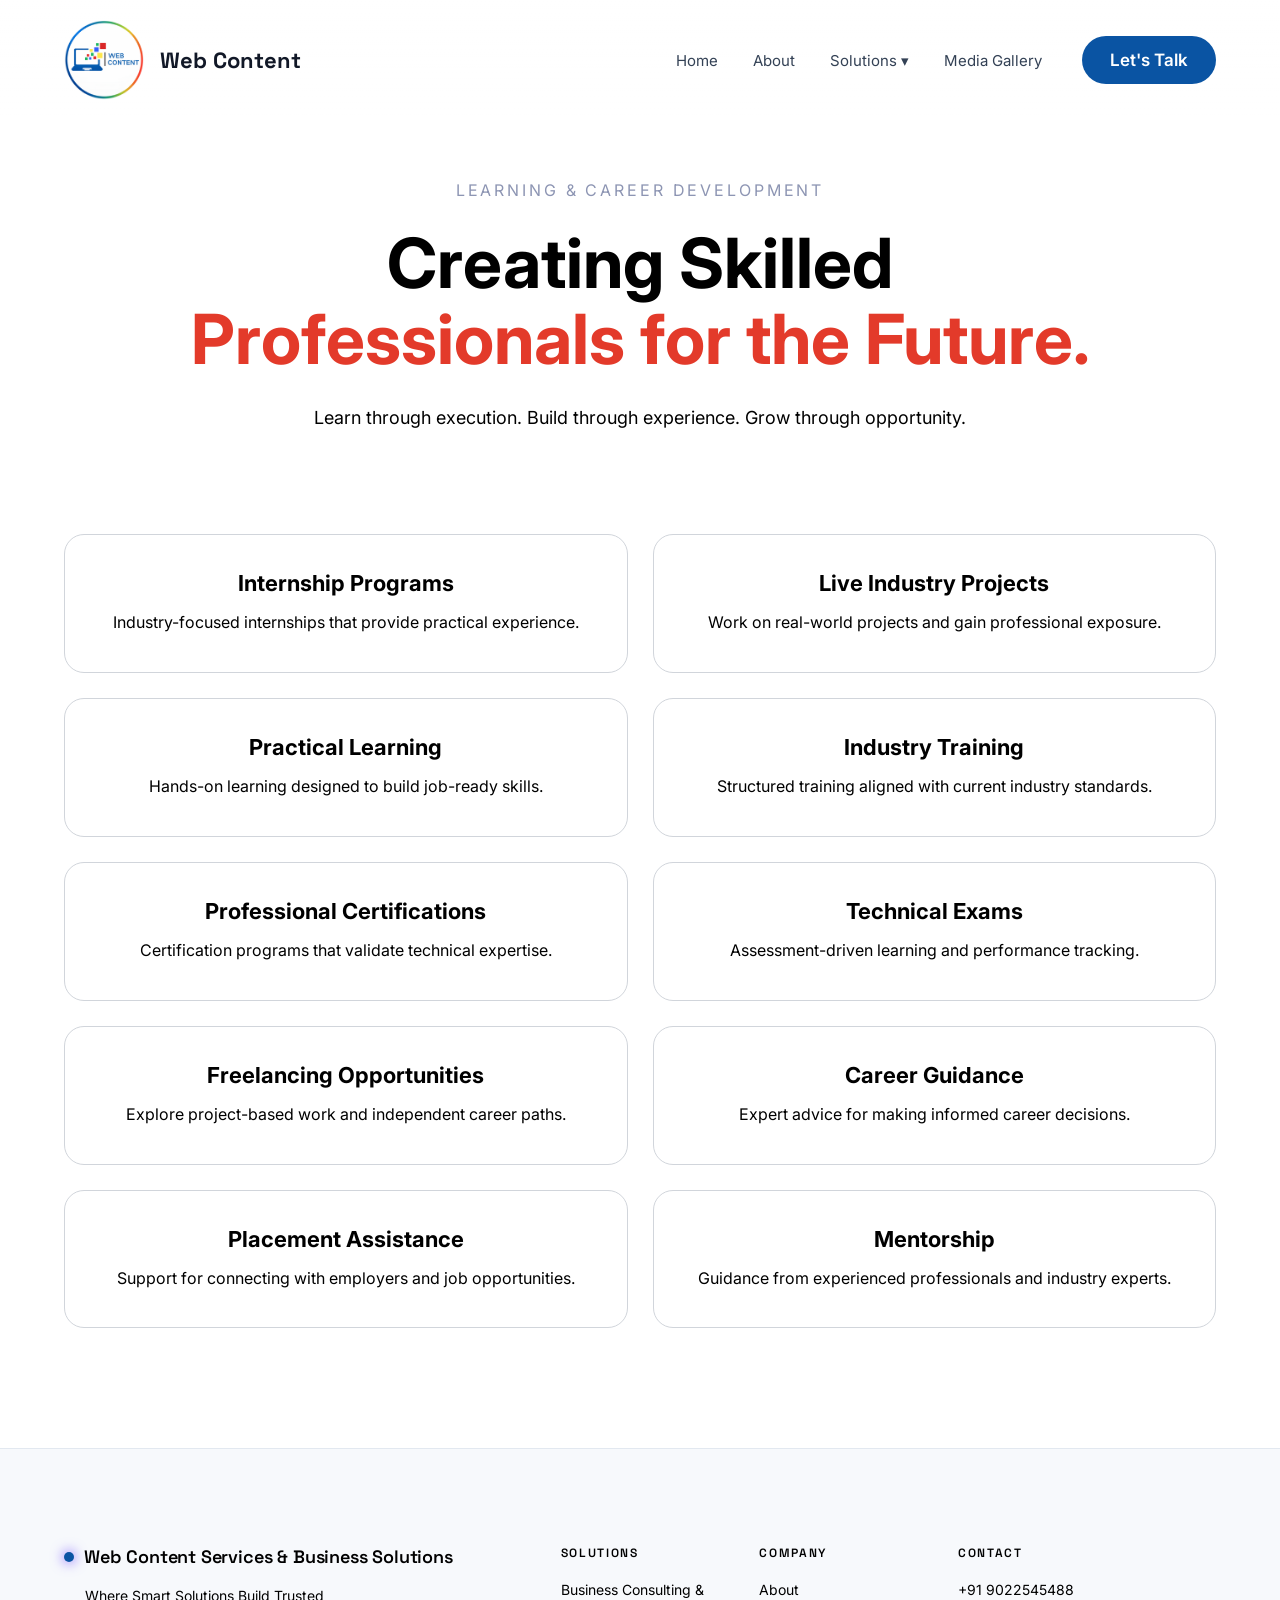
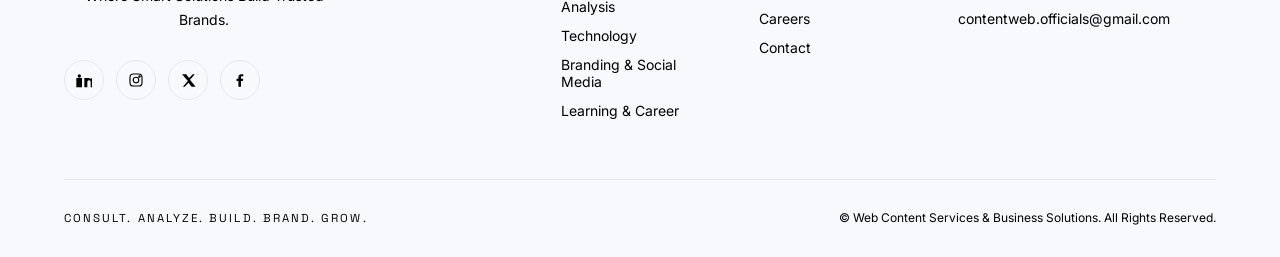
<file: WCS/learning.html>
<!DOCTYPE html>
<html lang="en">
<head>
<meta charset="UTF-8">
<meta name="viewport" content="width=device-width, initial-scale=1.0">

<title>Learning & Career Development | WCS</title>

<link href="https://fonts.googleapis.com/css2?family=Inter:wght@300;400;500;600;700&family=Space+Grotesk:wght@500;600;700&display=swap" rel="stylesheet">

<style>

:root{
    --bg:#FFFFFF;
    --bg-soft:#F7F9FC;
    --surface:#FFFFFF;
    --surface-2:#F7F9FC;
    --line:#E2E8F0;
    --text:#111827;
    --muted:#64748B;
    --muted-2:#94A3B8;
    --purple:#0A54A3;
    --blue:#0A6DB0;
    --cyan:#20A58A;
    --yellow:#FEEB54;
    --orange:#F59E0B;
    --red:#E33A2A;
     --grad: #0A54A3;
  }

*{
    margin:0;
    padding:0;
    box-sizing:border-box;
}

body{
    font-family:'Inter',sans-serif;
    background:var(--bg);
    color:var(--text-hi);
    overflow-x:hidden;
}

a{
    text-decoration:none;
    color:inherit;
}

.wrap{
    width:min(1200px,90%);
    margin:auto;
}

/* ================= NAVBAR ================= */

nav{
    position:fixed;
    top:0;
    left:0;
    right:0;
    z-index:999;
    padding:20px 0;
     background: linear-gradient(
        to bottom,
        rgba(255,255,255,0.92),
        rgba(255,255,255,0.55),
        transparent
    );

    backdrop-filter: blur(8px);
}

.navbar{
    display:flex;
    justify-content:space-between;
    align-items:center;
}

/* Logo */

.logo-area{
    display:flex;
    align-items:center;
    gap:16px;
}

.logo-area img{
    width:80px;
    height:80px;
    border-radius:50%;
    object-fit:cover;
}

.logo-area h2{
     color: #111827;
    font-size: 22px;
    font-family:'Space Grotesk',sans-serif;
    
}

/* Right Menu */

.nav-right{
    display:flex;
    align-items:center;
    gap:40px;
}

.nav-links{
    display:flex;
    align-items:center;
    gap:35px;
}

.nav-links a{
    color: #334155;
    font-size: 15px;
    text-decoration: none;
    transition: .3s;
}

.nav-links a:hover{
     color: #0A54A3;
}

/* Dropdown */

.dropdown{
    position:relative;
}

.dropdown-content{
    position:absolute;
    top:100%;
    left:0;
    width:260px;
   background: #FFFFFF;
    border: 1px solid rgba(17,24,39,.08);
    border-radius: 18px;
    box-shadow: 0 20px 45px -20px rgba(17,24,39,.25);
    overflow:hidden;
    opacity:0;
    visibility:hidden;
    transform:translateY(10px);
    transition:.3s;
}

.dropdown:hover .dropdown-content{
    opacity:1;
    visibility:visible;
    transform:translateY(0);
}

.dropdown-content a{
    display:block;
    padding:15px 20px;
}

.dropdown-content a:hover{
    background:rgba(255,255,255,.05);
}

.nav-talk{
    padding:14px 28px;
    border-radius:999px;
     background: #0A54A3;
 
    color:white;
     font-size: 17px;
    font-weight:600;
    text-decoration: none;

    transition: .3s;
}
.nav-talk:hover{
    transform: translateY(-2px);
    box-shadow: 0 10px 30px rgba(10,84,163,.3);
}


/* ================= HERO ================= */

.page-hero{
    padding:180px 0 100px;
    text-align:center;
}

.section-tag{
    display:inline-block;
    color:#8d95b3;
    text-transform:uppercase;
    letter-spacing:.18em;
    margin-bottom:25px;
}

.page-hero h1{
     font-size: clamp(2.4rem, 5.4vw, 4.75rem);
    line-height:1.1;
    max-width:900px;
    margin:auto;
}
 .page-hero .grad-text{
    color:#E33A2A;
}
.page-hero p{
    max-width:700px;
    margin:25px auto 0;
    color:var(--text-mid);
    line-height:1.8;
    font-size:18px;
}

/* ================= SERVICES ================= */

.services{
    padding-bottom:120px;
}

.service-grid{
    display:grid;
    grid-template-columns:repeat(2,1fr);
    gap:25px;
}

.service-card{
      background:#ffffff;
    border:1px solid #d1d5db;
    border-radius:20px;
    padding:35px;
    transition:.4s;
}

.service-card:hover{
    transform:translateY(-8px);
    border-color:#7c5cff;
    box-shadow:0 15px 40px rgba(124,92,255,.2);
}

.service-card h3{
    margin-bottom:12px;
    font-size:22px;
}

.service-card p{
    color:var(--text-mid);
    line-height:1.8;
}
/* =========================================================
   FOOTER
========================================================= */

.site-footer{
    position:relative;

    border-top:1px solid var(--line);

    background:var(--bg-soft);

    padding:96px 0 32px;
}

.footer-container{
    width:90%;

    max-width:1300px;

    margin:0 auto;
}

.footer-grid{
    display:grid;

    grid-template-columns:repeat(12,1fr);

    gap:40px;

    padding-bottom:60px;
}


/* =========================================================
   FOOTER BRAND
========================================================= */

.footer-brand-col{
    grid-column:span 5;
}

.footer-logo{
    display:flex;

    align-items:center;

    gap:10px;

    color:var(--text-hi);

    font-family:'Space Grotesk',sans-serif;

    font-weight:600;

    font-size:18px;

    letter-spacing:-.01em;
}

.footer-logo .dot{
    width:10px;

    height:10px;

    border-radius:50%;

    flex-shrink:0;

    background:var(--grad);

    box-shadow:
        0 0 12px 2px rgba(124,92,255,.65);
}

.footer-tagline{
    margin-top:16px;

    max-width:280px;

    font-size:14px;

    line-height:1.7;

    color:var(--text-mid);
}


/* =========================================================
   SOCIAL ICONS
========================================================= */

.social-row{
    display:flex;

    gap:12px;

    margin-top:28px;
}

.social-btn{
    width:40px;

    height:40px;

    border-radius:50%;

    border:1px solid var(--line);

    display:flex;

    align-items:center;

    justify-content:center;

    color:var(--text-mid);

    transition:
        border-color .35s ease,
        background .35s ease,
        color .35s ease,
        transform .35s ease;
}

.social-btn:hover{
    border-color:rgba(124,92,255,.55);

    background:var(--violet-soft);

    color:#fff;

    transform:translateY(-3px);
}

.social-btn svg{
    display:block;
}


/* =========================================================
   FOOTER COLUMNS
========================================================= */

.footer-col{
    grid-column:span 2;
}

.footer-col.contact-col{
    grid-column:span 3;
}

.footer-col h5{
    margin:0 0 20px;

    font-family:'Space Grotesk',sans-serif;

    font-size:12px;

    letter-spacing:.14em;

    text-transform:uppercase;

    color:var(--text-low);

    font-weight:600;
}

.footer-col ul{
    list-style:none;

    display:flex;

    flex-direction:column;

    gap:12px;

    margin:0;

    padding:0;
}

.footer-col li{
    font-size:14px;

    color:var(--text-mid);
}


/* =========================================================
   FOOTER LINKS
========================================================= */

.footer-link{
    color:var(--text-mid);

    text-decoration:none;

    transition:
        color .3s ease,
        padding-left .3s ease;
}

.footer-link:hover{
    color:var(--text-hi);

    padding-left:4px;
}


/* =========================================================
   FOOTER BOTTOM
========================================================= */

.footer-bottom{
    border-top:1px solid var(--line);

    padding-top:30px;

    display:flex;

    align-items:center;

    justify-content:space-between;

    flex-wrap:wrap;

    gap:16px;
}

.footer-bottom-tag{
    margin:0;

    font-family:'Space Grotesk',sans-serif;

    font-size:11.5px;

    letter-spacing:.18em;

    text-transform:uppercase;

    color:var(--text-low);
}

.footer-copy{
    margin:0;

    font-size:12px;

    color:var(--text-low);
}

/* ================= RESPONSIVE ================= */

@media(max-width:900px){

    .nav-links{
        display:none;
    }

    .service-grid{
        grid-template-columns:1fr;
    }

}

</style>
</head>
<body>

<!-- NAVBAR -->

<nav>
    <div class="wrap navbar">

        <div class="logo-area">
            <img src="Web content logo.png" alt="Logo">
            <h2>Web Content</h2>
        </div>

        <div class="nav-right">

            <div class="nav-links">

                <a href="index.html">Home</a>

                <a href="about.html">About</a>

                <div class="dropdown">
                    <a href="#">Solutions ▾</a>

                    <div class="dropdown-content">
                        <a href="consulting.html">Business Consulting</a>
                        <a href="technology.html">Technology Solutions</a>
                        <a href="branding.html">Branding & Social Media</a>
                        <a href="learning.html">Learning & Career Development</a>
                    </div>
                </div>

                 

                <a href="mediagallery.html">Media Gallery</a>
            </div>
            <a href="contact.html" class="nav-talk">
                Let's Talk
            </a>

        </div>

    </div>
</nav>

<!-- HERO -->

<section class="page-hero">

    <div class="wrap">

        <span class="section-tag">
            Learning & Career Development
        </span>

        <h1>
            Creating Skilled   <span class="grad-text">Professionals for the Future.</span> 
        </h1>

        <p>
            Learn through execution.
            Build through experience.
            Grow through opportunity.
        </p>

    </div>

</section>

<!-- SERVICES -->

<section class="services">

    <div class="wrap">

        <div class="service-grid">

            <div class="service-card" style="text-align: center;">
                <h3>Internship Programs</h3>
                <p>Industry-focused internships that provide practical experience.</p>
            </div>

            <div class="service-card" style="text-align: center;">
                <h3>Live Industry Projects</h3>
                <p>Work on real-world projects and gain professional exposure.</p>
            </div>

            <div class="service-card" style="text-align: center;">
                <h3>Practical Learning</h3>
                <p>Hands-on learning designed to build job-ready skills.</p>
            </div>

            <div class="service-card" style="text-align: center;">
                <h3>Industry Training</h3>
                <p>Structured training aligned with current industry standards.</p>
            </div>

            <div class="service-card" style="text-align: center;">
                <h3>Professional Certifications</h3>
                <p>Certification programs that validate technical expertise.</p>
            </div>

             

            <div class="service-card" style="text-align: center;">
                <h3>Technical Exams</h3>
                <p>Assessment-driven learning and performance tracking.</p>
            </div>

            

             
            <div class="service-card" style="text-align: center;">
                <h3>Freelancing Opportunities</h3>
                <p>Explore project-based work and independent career paths.</p>
            </div>

            <div class="service-card" style="text-align: center;">
                <h3>Career Guidance</h3>
                <p>Expert advice for making informed career decisions.</p>
            </div>

            <div class="service-card" style="text-align: center;">
                <h3>Placement Assistance</h3>
                <p>Support for connecting with employers and job opportunities.</p>
            </div>

            <div class="service-card" style="text-align: center;">
                <h3>Mentorship</h3>
                <p>Guidance from experienced professionals and industry experts.</p>
            </div>

        </div>

    </div>

</section>
<!-- =========================================================
     FOOTER
========================================================= -->

<footer class="site-footer">

    <div class="footer-container">

        <div class="footer-grid">


            <!-- =================================================
                 FOOTER BRAND
            ================================================== -->

            <div class="footer-brand-col">

                <a
                    href="index.html"
                    class="footer-logo"
                >

                    <span class="dot"></span>

                    <span>
                        Web Content Services & Business Solutions
                    </span>

                </a>


                <p class="footer-tagline " style="text-align: center;">

                    Where Smart Solutions Build Trusted Brands.

                </p>


                <!-- Social Media -->

                <div class="social-row">


                    <!-- LinkedIn -->

                    <a
                        href="https://www.linkedin.com/company/web-content-services/"
                        class="social-btn"
                        aria-label="LinkedIn"
                        target="_blank"
                        rel="noopener noreferrer"
                    >

                        <svg
                            width="16"
                            height="16"
                            viewBox="0 0 24 24"
                            fill="currentColor"
                        >

                            <path d="M4.98 3.5A2.5 2.5 0 1 1 5 8.5a2.5 2.5 0 0 1-.02-5zM.5 8.98H9V23H.5zM12.5 8.98h8.14v1.91h.11c1.13-2.14 3.9-2.14 5.75 0V23h-4.5v-6.9c0-1.66-.03-3.8-2.32-3.8-2.32 0-2.68 1.81-2.68 3.68V23h-4.5z"/>

                        </svg>

                    </a>


                    <!-- Instagram -->

                    <a
                        href="https://www.instagram.com/webcontent.in/"
                        class="social-btn"
                        aria-label="Instagram"
                        target="_blank"
                        rel="noopener noreferrer"
                    >

                        <svg
                            width="16"
                            height="16"
                            viewBox="0 0 24 24"
                            fill="none"
                            stroke="currentColor"
                            stroke-width="1.7"
                        >

                            <rect
                                x="3"
                                y="3"
                                width="18"
                                height="18"
                                rx="5"
                            />

                            <circle
                                cx="12"
                                cy="12"
                                r="4.2"
                            />

                            <circle
                                cx="17.3"
                                cy="6.7"
                                r="1"
                            />

                        </svg>

                    </a>


                    <!-- X -->

                    <a
                        href="https://x.com/webcontent_biz?s=11"
                        class="social-btn"
                        aria-label="X / Twitter"
                    >

                        <svg
                            width="15"
                            height="15"
                            viewBox="0 0 24 24"
                            fill="currentColor"
                        >

                            <path d="M18.9 2H22l-7.6 8.7L23.3 22H16.9l-5-6.6L6 22H2.9l8.1-9.3L1.7 2h6.6l4.5 6z"/>

                        </svg>

                    </a>


                    <!-- Facebook -->

                    <a
                        href="https://www.facebook.com/share/1CNiLj4fPb/?mibextid=wwXIfr"
                        class="social-btn"
                        aria-label="Facebook"
                    >

                        <svg
                            width="16"
                            height="16"
                            viewBox="0 0 24 24"
                            fill="currentColor"
                        >

                            <path d="M13.5 22v-8.4h2.8l.4-3.3h-3.2V8.1c0-1 .3-1.6 1.7-1.6h1.7V3.5C16.3 3.4 15.2 3.3 14 3.3c-2.6 0-4.4 1.6-4.4 4.5v2.5H6.8v3.3h2.8V22z"/>

                        </svg>

                    </a>

                </div>

            </div>



            <!-- =================================================
                 SOLUTIONS
            ================================================== -->

            <div class="footer-col">

                <h5>
                    Solutions
                </h5>

                <ul>

                    <li>
                        <a
                            href="consulting.html"
                            class="footer-link"
                        >
                            Business Consulting & Analysis
                        </a>
                    </li>

                    <li>
                        <a
                            href="technology.html"
                            class="footer-link"
                        >
                            Technology
                        </a>
                    </li>

                    <li>
                        <a
                            href="branding.html"
                            class="footer-link"
                        >
                            Branding & Social Media
                        </a>
                    </li>

                    <li>
                        <a
                            href="learning.html"
                            class="footer-link"
                        >
                            Learning & Career
                        </a>
                    </li>

                </ul>

            </div>



            <!-- =================================================
                 COMPANY
            ================================================== -->

            <div class="footer-col">

                <h5>
                    Company
                </h5>

                <ul>

                    <li>
                        <a
                            href="about.html"
                            class="footer-link"
                        >
                            About
                        </a>
                    </li>

                    

                    <li>
                        <a
                            href="careers.html"
                            class="footer-link"
                        >
                            Careers
                        </a>
                    </li>

                    <li>
                        <a
                            href="contact.html"
                            class="footer-link"
                        >
                            Contact
                        </a>
                    </li>

                </ul>

            </div>



            <!-- =================================================
                 CONTACT
            ================================================== -->

            <div class="footer-col contact-col">

                <h5>
                    Contact
                </h5>

                <ul>

                    <li>
                        +91 9022545488
                    </li>

                    <li>
                        contentweb.officials@gmail.com
                    </li>

                </ul>

            </div>

        </div>



        <!-- =================================================
             FOOTER BOTTOM
        ================================================== -->

        <div class="footer-bottom">

            <p class="footer-bottom-tag">

                Consult. Analyze. Build. Brand. Grow.

            </p>

            <p class="footer-copy">

                ©
                <span id="year"></span>
                Web Content Services & Business Solutions.
                All Rights Reserved.

            </p>

        </div>

    </div>

</footer>


</body>
</html>
</file>
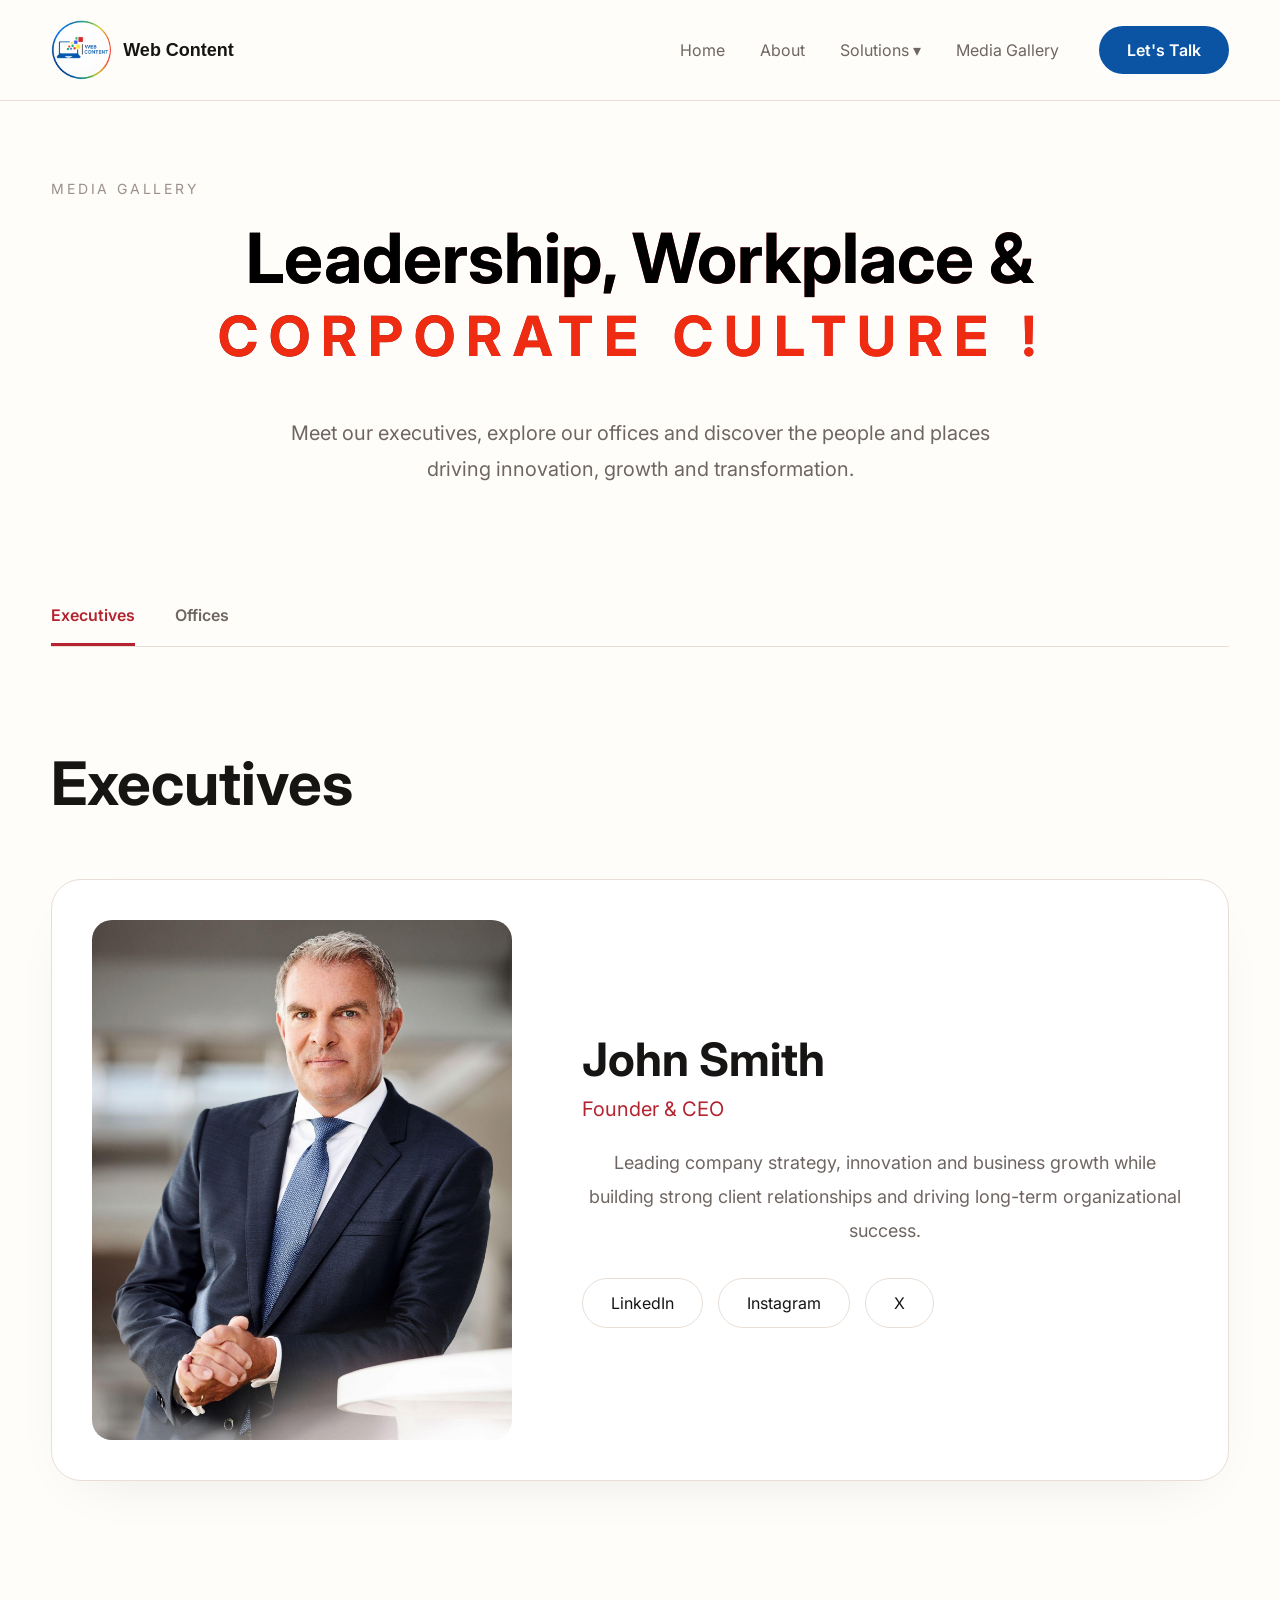
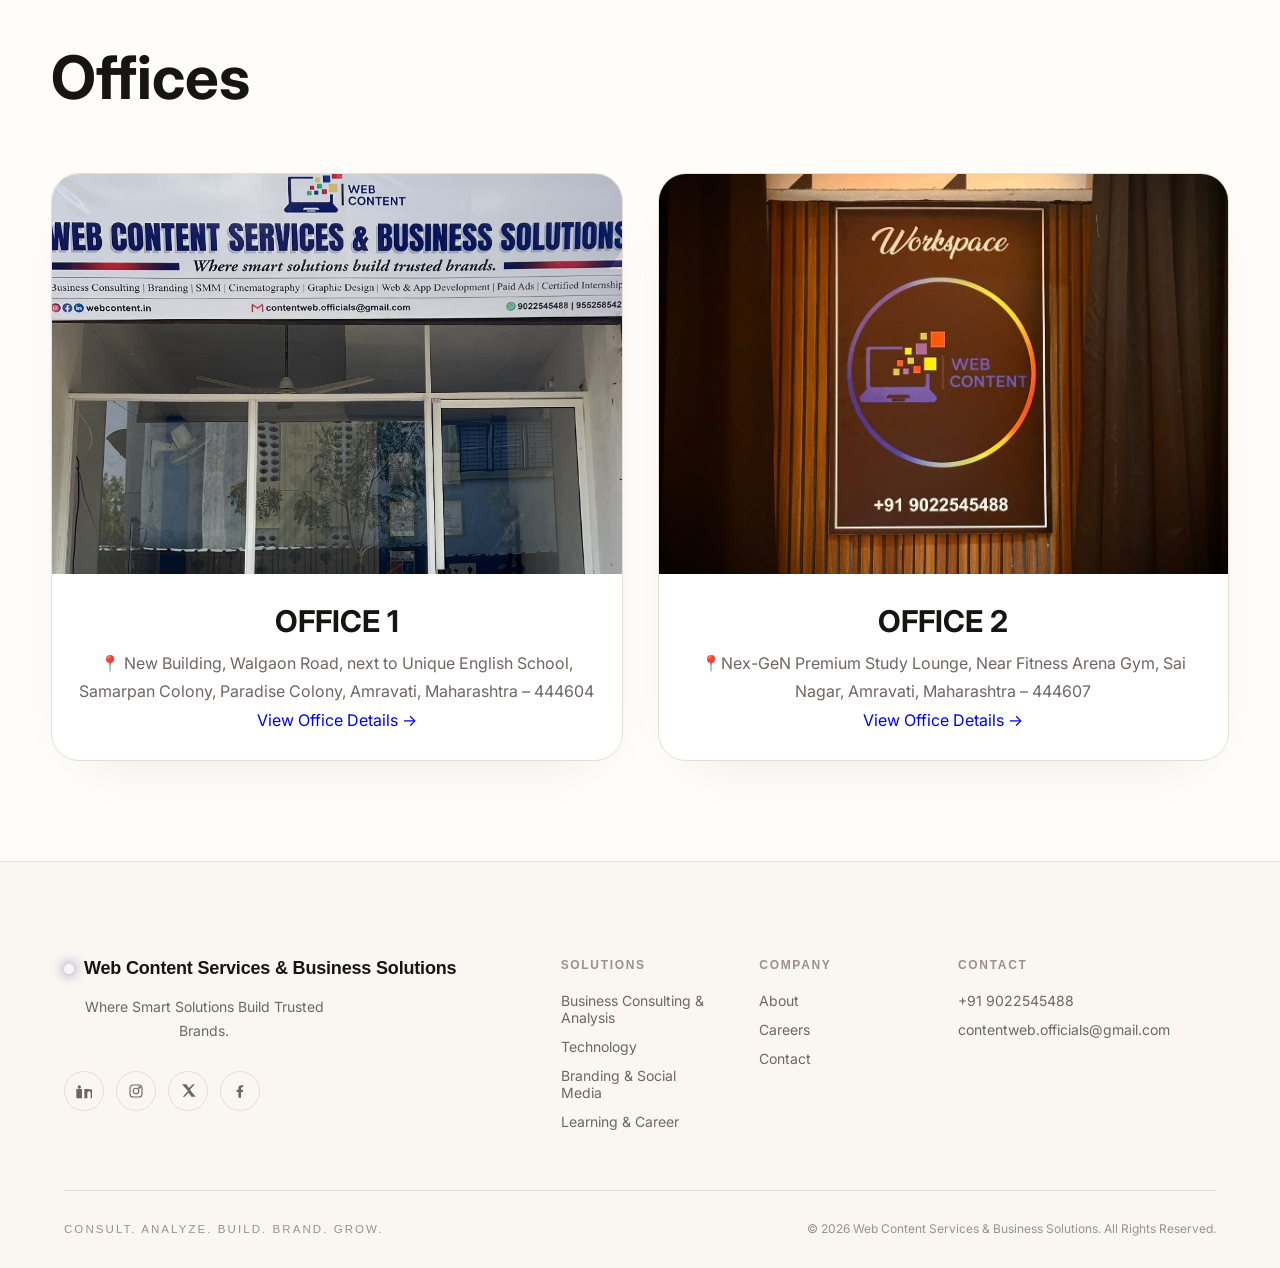
<file: WCS/mediagallery.html>
<!DOCTYPE html>
<html lang="en">
<head>
<meta charset="UTF-8">
<meta name="viewport" content="width=device-width, initial-scale=1.0">

<title>Media Gallery </title>

<link href="https://fonts.googleapis.com/css2?family=Inter:wght@400;500;600;700;800&display=swap" rel="stylesheet">

<style>

*{
    margin:0;
    padding:0;
    box-sizing:border-box;
}

:root{
    --bg:#fffdf9;
    --bg-soft:#faf7f2;

    --surface:#ffffff;
    --surface-2:#f7f2ec;

    --line:#e8ded5;

    --text:#171414;
    --text-mid:#6f6662;
    --text-hi:var(--text);
    --text-low:#9b908b;

    --purple:#b4232f;
    --blue:#d13b3f;
    --cyan:#f06a5f;

    --violet:var(--purple);
    --violet-soft:rgba(51,23,143,0.12);

    --card:var(--surface);

    --grad:linear-gradient(
        120deg,
        #0A54A3 100%
    );
}

html{
    scroll-behavior:smooth;
}

body{
    font-family:'Inter',sans-serif;
    background:var(--bg);
    color:var(--text);
}

a{
    text-decoration:none;
}

.wrap{
    width:min(1280px,92%);
    margin:auto;
}

/* NAVBAR */

 /* ---------- NAV ---------- */
  nav{
    position:fixed;
    top:0;
    left:0;
    right:0;
    z-index:999;
    padding:20px 0;
    background:rgba(255,253,249,.9);
    backdrop-filter:blur(12px);
    border-bottom:1px solid var(--line);
}

.navbar{
    display:flex;
    justify-content:space-between;
    align-items:center;
}

/* Logo */

.logo-area{
    display:flex;
    align-items:center;
    gap:12px;
}

.logo-area img{
    width:60px;
    height:60px;
    border-radius:50%;
    object-fit:cover;
}

.logo-area h2{
    font-family:'Space Grotesk',sans-serif;
    font-size:18px;
    color:var(--text);
}

/* Right Menu */

.nav-right{
    display:flex;
    align-items:center;
    gap:40px;
}

.nav-links{
    display:flex;
    align-items:center;
    gap:35px;
}

.nav-links a{
    color:var(--text-mid);
    transition:.3s;
}

.nav-links a:hover{
    color:var(--text);
}

/* Dropdown */

.dropdown{
    position:relative;
}

.dropdown-content{
    position:absolute;
    top:100%;
    left:0;
    width:260px;
    background:var(--surface);
    border:1px solid var(--line);
    border-radius:16px;
    overflow:hidden;
    opacity:0;
    visibility:hidden;
    transform:translateY(10px);
    transition:.3s;
    box-shadow:0 20px 45px -20px rgba(23,20,20,0.18);
}

.dropdown:hover .dropdown-content{
    opacity:1;
    visibility:visible;
    transform:translateY(0);
}

.dropdown-content a{
    display:block;
    padding:15px 20px;
    color:var(--text);
}

.dropdown-content a:hover{
    background:var(--surface-2);
}

.nav-talk {
    padding: 14px 28px;
    border-radius: 999px;
    background: #0A54A3 !important;
    color: white;
    font-weight: 600;
}
/* HERO */

.hero{
    padding:180px 0 100px;
}

.hero span{
    display:inline-block;
    color:var(--text-low);
    letter-spacing:.2em;
    text-transform:uppercase;
    margin-bottom:25px;
    font-size:14px;
}

.hero h1{
    font-size:clamp(2.4rem,5.4vw,4.75rem);
    line-height:1.05;
    max-width:1000px;

    background:linear-gradient(
        90deg,
        var(--text),
        var(--purple),
        var(--blue)
    );

    -webkit-background-clip:text;
    color:transparent;
}

.hero p{
    max-width:700px;
    margin-top:25px;
    color:var(--text-mid);
    font-size:20px;
    line-height:1.8;
}

/* TABS */

.tabs{
    display:flex;
    gap:40px;
    border-bottom:1px solid var(--line);
    margin-bottom:80px;
}

.tabs a{
    padding:18px 0;
    color:var(--text-mid);
    font-weight:600;
}

.tabs a:hover{
    color:var(--text);
}

.tabs .active{
    color:var(--violet);
    border-bottom:3px solid var(--violet);
}

/* SECTION */

.section{
    padding:20px 0 100px;
}

.section-title{
    font-size:60px;
    margin-bottom:60px;
}

/* EXECUTIVES */

.executive-card{
    display:grid;
    grid-template-columns:420px 1fr;
    gap:70px;

    background:var(--card);

    border:1px solid var(--line);

    border-radius:30px;

    padding:40px;

    margin-bottom:40px;

    box-shadow:0 20px 60px -35px rgba(23,20,20,0.14);
}

.executive-card img{
    width:100%;
    height:520px;
    object-fit:cover;
    border-radius:20px;
}

.executive-info{
    display:flex;
    flex-direction:column;
    justify-content:center;
}

.executive-info h3{
    font-size:46px;
    margin-bottom:10px;
}

.position{
    color:var(--violet);
    font-size:20px;
    margin-bottom:25px;
}

.bio{
    color:var(--text-mid);
    line-height:1.9;
    font-size:18px;
    margin-bottom:30px;
}

.social-links{
    display:flex;
    gap:15px;
}

.social-links a{
    padding:14px 28px;
    border-radius:999px;
    border:1px solid var(--line);
    color:var(--text);
    transition:.3s;
}

.social-links a:hover{
    background:linear-gradient(
        90deg,
        var(--violet),
        var(--blue)
    );
    color:#fff;
    border-color:transparent;
}

/* OFFICES */

.office-grid{
    display:grid;
    grid-template-columns:repeat(2,1fr);
    gap:35px;
}

.office-card{
    background:var(--card);
    border:1px solid var(--line);
    border-radius:28px;
    overflow:hidden;
    transition:.4s;
    box-shadow:0 20px 60px -35px rgba(23,20,20,0.14);
}

.office-card:hover{
    transform:translateY(-8px);
    border-color:var(--violet);
}

.office-card img{
    width:100%;
    height:400px;
    object-fit:cover;
}

.office-card h3{
    font-size:30px;
    padding:25px 25px 10px;
}

.office-card p{
    padding:0 25px 25px;
    color:var(--text-mid);
    line-height:1.8;
}

 /* =========================================================
   FOOTER
========================================================= */

.site-footer{
    position:relative;

    border-top:1px solid var(--line);

    background:var(--bg-soft);

    padding:96px 0 32px;
}

.footer-container{
    width:90%;

    max-width:1300px;

    margin:0 auto;
}

.footer-grid{
    display:grid;

    grid-template-columns:repeat(12,1fr);

    gap:40px;

    padding-bottom:60px;
}


/* =========================================================
   FOOTER BRAND
========================================================= */

.footer-brand-col{
    grid-column:span 5;
}

.footer-logo{
    display:flex;

    align-items:center;

    gap:10px;

    color:var(--text-hi);

    font-family:'Space Grotesk',sans-serif;

    font-weight:600;

    font-size:18px;

    letter-spacing:-.01em;
}

.footer-logo .dot{
    width:10px;

    height:10px;

    border-radius:50%;

    flex-shrink:0;

    background:var(--grad);

    box-shadow:
        0 0 12px 2px rgba(51,23,143,.4);
}

.footer-tagline{
    margin-top:16px;

    max-width:280px;

    font-size:14px;

    line-height:1.7;

    color:var(--text-mid);
}


/* =========================================================
   SOCIAL ICONS
========================================================= */

.social-row{
    display:flex;

    gap:12px;

    margin-top:28px;
}

.social-btn{
    width:40px;

    height:40px;

    border-radius:50%;

    border:1px solid var(--line);

    display:flex;

    align-items:center;

    justify-content:center;

    color:var(--text-mid);

    transition:
        border-color .35s ease,
        background .35s ease,
        color .35s ease,
        transform .35s ease;
}

.social-btn:hover{
    border-color:rgba(51,23,143,.45);

    background:var(--violet-soft);

    color:#fff;

    transform:translateY(-3px);
}

.social-btn svg{
    display:block;
}


/* =========================================================
   FOOTER COLUMNS
========================================================= */

.footer-col{
    grid-column:span 2;
}

.footer-col.contact-col{
    grid-column:span 3;
}

.footer-col h5{
    margin:0 0 20px;

    font-family:'Space Grotesk',sans-serif;

    font-size:12px;

    letter-spacing:.14em;

    text-transform:uppercase;

    color:var(--text-low);

    font-weight:600;
}

.footer-col ul{
    list-style:none;

    display:flex;

    flex-direction:column;

    gap:12px;

    margin:0;

    padding:0;
}

.footer-col li{
    font-size:14px;

    color:var(--text-mid);
}


/* =========================================================
   FOOTER LINKS
========================================================= */

.footer-link{
    color:var(--text-mid);

    text-decoration:none;

    transition:
        color .3s ease,
        padding-left .3s ease;
}

.footer-link:hover{
    color:var(--text-hi);

    padding-left:4px;
}


/* =========================================================
   FOOTER BOTTOM
========================================================= */

.footer-bottom{
    border-top:1px solid var(--line);

    padding-top:30px;

    display:flex;

    align-items:center;

    justify-content:space-between;

    flex-wrap:wrap;

    gap:16px;
}

.footer-bottom-tag{
    margin:0;

    font-family:'Space Grotesk',sans-serif;

    font-size:11.5px;

    letter-spacing:.18em;

    text-transform:uppercase;

    color:var(--text-low);
}

.footer-copy{
    margin:0;

    font-size:12px;

    color:var(--text-low);
}

/* RESPONSIVE */

@media(max-width:900px){

    .nav-links{
        display:none;
    }

    .executive-card{
        grid-template-columns:1fr;
    }

    .office-grid{
        grid-template-columns:1fr;
    }

    .section-title{
        font-size:40px;
    }

    .executive-info h3{
        font-size:34px;
    }
}

</style>
</head>

<body>

<!-- NAVBAR -->

  <nav>
    <div class="wrap navbar">

        <div class="logo-area">
            <img src="Web content logo.png" alt="Logo">
            <h2>Web Content</h2>
        </div>

        <div class="nav-right">

            <div class="nav-links">

                <a href="index.html">Home</a>

                <a href="about.html">About</a>

                <div class="dropdown">
                    <a href="#">Solutions ▾</a>

                    <div class="dropdown-content">
                        <a href="consulting.html">Business Consulting</a>
                        <a href="technology.html">Technology Solutions</a>
                        <a href="branding.html">Branding & Social Media</a>
                        <a href="learning.html">Learning & Career Development</a>
                    </div>
                </div>

                 

                <a href="mediagallery.html">Media Gallery</a>
            </div>
            <a href="contact.html" class="nav-talk">
                Let's Talk
            </a>

        </div>

    </div>
</nav>

<!-- HERO -->

<section class="hero" style="text-align: center;">
  <div class="wrap" style="text-align: center;">

    <span style="display: block; text-align: left;">MEDIA GALLERY</span>

  <div style="width: 100%; text-align: center;">
    <h1 style="color: #000000 !important; white-space: nowrap; margin: 0 auto;">
        Leadership, Workplace &amp;<br>
        <span style="color: #ef2b11; font-size: 0.8em;">Corporate Culture !</span>
        <span style="color: #e4da23; font-size: 0.8em;"></span>
    </h1>
</div>

    <p style="text-align: center !important; margin-left: auto; margin-right: auto;">
      Meet our executives, explore our offices and discover the people and places driving innovation, growth and transformation.
    </p>

  </div>
</section>

<div class="wrap">

    <div class="tabs">
        <a href="#executives" class="active">Executives</a>
        <a href="#offices">Offices</a>
    </div>

</div>

<!-- EXECUTIVES -->

<section id="executives" class="section">
<div class="wrap">

<h2 class="section-title">Executives</h2>

<div class="executive-card">

    <img src="CEO.jpeg" alt="CEO">

    <div class="executive-info">

        <h3>John Smith</h3>

        <div class="position">
            Founder & CEO
        </div>

        <p class="bio" style="text-align: center;">
            Leading company strategy, innovation and business growth while building strong client relationships and driving long-term organizational success.
        </p>

        <div class="social-links">
            <a href="https://www.linkedin.com/company/web-content-services/">LinkedIn</a>
            <a href="https://www.instagram.com/webcontent.in/">Instagram</a>
            <a href="https://twitter.com/webcontent_in">X</a>
        </div>

    </div>

</div>

    </div>

</div>

</div>
</section>

<!-- OFFICES -->

<section id="offices" class="section">
<div class="wrap">

<h2 class="section-title">Offices</h2>

<div class="office-grid">

<div class="office-card">

    <img src="Office 1.jpeg" alt="Head Office">

    <h3 style="text-align: center !important;">OFFICE 1</h3>

   <p style="text-align: center !important;">
  📍 New Building, Walgaon Road, next to Unique English School, Samarpan Colony, Paradise Colony, Amravati, Maharashtra – 444604
   <a href="offices.html" class="office-btn"> <br>
    View Office Details →
</a>

</p>
</div>

<div class="office-card">

    <img src="workspace.jpeg" alt="Training Center">

    <h3 style="text-align: center !important;">OFFICE 2</h3>

    <p style="text-align: center !important;">
        📍Nex-GeN Premium Study Lounge, Near Fitness Arena Gym, Sai Nagar, Amravati, Maharashtra – 444607
    <a href="offices.html" class="office-btn"> <br>
    View Office Details →
</a>

    </p>

</div>

</div>

</div>
</section>
 <!-- =========================================================
     FOOTER
========================================================= -->

<footer class="site-footer">

    <div class="footer-container">

        <div class="footer-grid">


            <!-- =================================================
                 FOOTER BRAND
            ================================================== -->

            <div class="footer-brand-col">

                <a
                    href="index.html"
                    class="footer-logo"
                >

                    <span class="dot"></span>

                    <span>
                        Web Content Services & Business Solutions
                    </span>

                </a>


                <p class="footer-tagline " style="text-align: center;">

                    Where Smart Solutions Build Trusted Brands.

                </p>


                <!-- Social Media -->

                <div class="social-row">


                    <!-- LinkedIn -->

                    <a
                        href="https://www.linkedin.com/company/web-content-services/"
                        class="social-btn"
                        aria-label="LinkedIn"
                        target="_blank"
                        rel="noopener noreferrer"
                    >

                        <svg
                            width="16"
                            height="16"
                            viewBox="0 0 24 24"
                            fill="currentColor"
                        >

                            <path d="M4.98 3.5A2.5 2.5 0 1 1 5 8.5a2.5 2.5 0 0 1-.02-5zM.5 8.98H9V23H.5zM12.5 8.98h8.14v1.91h.11c1.13-2.14 3.9-2.14 5.75 0V23h-4.5v-6.9c0-1.66-.03-3.8-2.32-3.8-2.32 0-2.68 1.81-2.68 3.68V23h-4.5z"/>

                        </svg>

                    </a>


                    <!-- Instagram -->

                    <a
                        href="https://www.instagram.com/webcontent.in/"
                        class="social-btn"
                        aria-label="Instagram"
                        target="_blank"
                        rel="noopener noreferrer"
                    >

                        <svg
                            width="16"
                            height="16"
                            viewBox="0 0 24 24"
                            fill="none"
                            stroke="currentColor"
                            stroke-width="1.7"
                        >

                            <rect
                                x="3"
                                y="3"
                                width="18"
                                height="18"
                                rx="5"
                            />

                            <circle
                                cx="12"
                                cy="12"
                                r="4.2"
                            />

                            <circle
                                cx="17.3"
                                cy="6.7"
                                r="1"
                            />

                        </svg>

                    </a>


                    <!-- X -->

                    <a
                        href="https://x.com/webcontent_biz?s=11"
                        class="social-btn"
                        aria-label="X / Twitter"
                    >

                        <svg
                            width="15"
                            height="15"
                            viewBox="0 0 24 24"
                            fill="currentColor"
                        >

                            <path d="M18.9 2H22l-7.6 8.7L23.3 22H16.9l-5-6.6L6 22H2.9l8.1-9.3L1.7 2h6.6l4.5 6z"/>

                        </svg>

                    </a>


                    <!-- Facebook -->

                    <a
                        href="https://www.facebook.com/share/1CNiLj4fPb/?mibextid=wwXIfr"
                        class="social-btn"
                        aria-label="Facebook"
                    >

                        <svg
                            width="16"
                            height="16"
                            viewBox="0 0 24 24"
                            fill="currentColor"
                        >

                            <path d="M13.5 22v-8.4h2.8l.4-3.3h-3.2V8.1c0-1 .3-1.6 1.7-1.6h1.7V3.5C16.3 3.4 15.2 3.3 14 3.3c-2.6 0-4.4 1.6-4.4 4.5v2.5H6.8v3.3h2.8V22z"/>

                        </svg>

                    </a>

                </div>

            </div>



            <!-- =================================================
                 SOLUTIONS
            ================================================== -->

            <div class="footer-col">

                <h5>
                    Solutions
                </h5>

                <ul>

                    <li>
                        <a
                            href="consulting.html"
                            class="footer-link"
                        >
                            Business Consulting & Analysis
                        </a>
                    </li>

                    <li>
                        <a
                            href="technology.html"
                            class="footer-link"
                        >
                            Technology
                        </a>
                    </li>

                    <li>
                        <a
                            href="branding.html"
                            class="footer-link"
                        >
                            Branding & Social Media
                        </a>
                    </li>

                    <li>
                        <a
                            href="learning.html"
                            class="footer-link"
                        >
                            Learning & Career
                        </a>
                    </li>

                </ul>

            </div>



            <!-- =================================================
                 COMPANY
            ================================================== -->

            <div class="footer-col">

                <h5>
                    Company
                </h5>

                <ul>

                    <li>
                        <a
                            href="about.html"
                            class="footer-link"
                        >
                            About
                        </a>
                    </li>


                    <li>
                        <a
                            href="careers.html"
                            class="footer-link"
                        >
                            Careers
                        </a>
                    </li>

                    <li>
                        <a
                            href="contact.html"
                            class="footer-link"
                        >
                            Contact
                        </a>
                    </li>

                </ul>

            </div>



            <!-- =================================================
                 CONTACT
            ================================================== -->

            <div class="footer-col contact-col">

                <h5>
                    Contact
                </h5>

                <ul>

                    <li>
                        +91 9022545488
                    </li>

                    <li>
                        contentweb.officials@gmail.com
                    </li>

                </ul>

            </div>

        </div>



        <!-- =================================================
             FOOTER BOTTOM
        ================================================== -->

        <div class="footer-bottom">

            <p class="footer-bottom-tag">

                Consult. Analyze. Build. Brand. Grow.

            </p>

            <p class="footer-copy">

                ©
                <span id="year"></span>
                Web Content Services & Business Solutions.
                All Rights Reserved.

            </p>

        </div>

    </div>

</footer>

<script>
document.getElementById('year').textContent = new Date().getFullYear();
</script>

</body>
</html>
</file>
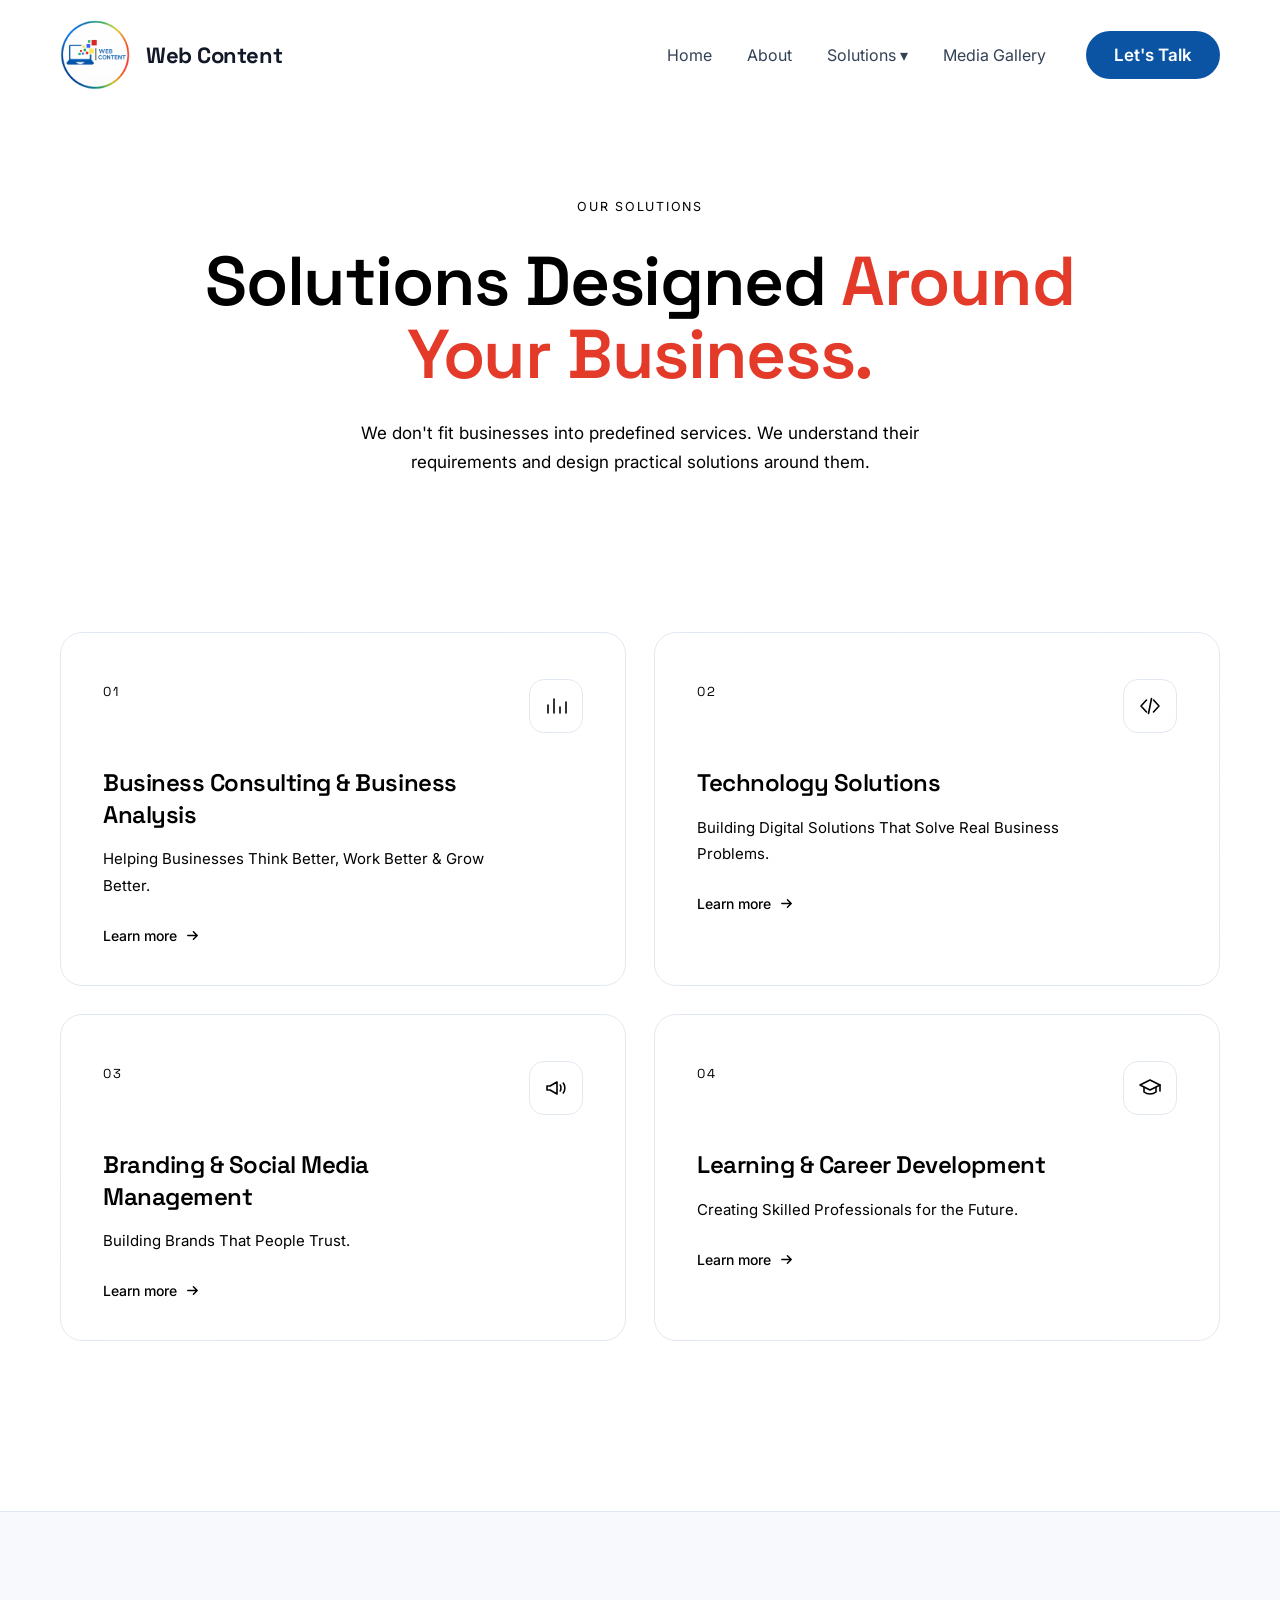
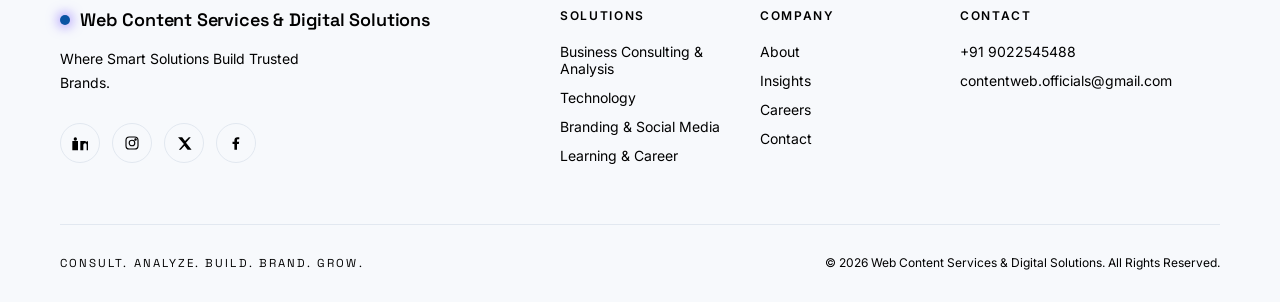
<file: WCS/solutions.html>
<!DOCTYPE html>
<html lang="en">
<head>
<meta charset="UTF-8">
<meta name="viewport" content="width=device-width, initial-scale=1.0">
<title>Solutions — Web Content Services & Digital Solutions</title>
<link rel="preconnect" href="https://fonts.googleapis.com">
<link rel="preconnect" href="https://fonts.gstatic.com" crossorigin>
<link href="https://fonts.googleapis.com/css2?family=Space+Grotesk:wght@400;500;600;700&family=Inter:wght@400;500;600&display=swap" rel="stylesheet">
<style>
  :root{
     --bg:#FFFFFF;
    --bg-soft:#F7F9FC;
    --surface:#FFFFFF;
    --surface-2:#F7F9FC;
    --line:#E2E8F0;
    --text:#111827;
    --muted:#64748B;
    --muted-2:#94A3B8;
    --purple:#0A54A3;
    --blue:#0A6DB0;
    --cyan:#20A58A;
    --yellow:#FEEB54;
    --orange:#F59E0B;
    --red:#E33A2A;
     --grad: #0A54A3;
  }

  *{ margin:0; padding:0; box-sizing:border-box; }
  html{ scroll-behavior:smooth; }

  body{
    background: var(--bg);
    color: var(--text-hi);
    font-family: 'Inter', sans-serif;
    overflow-x:hidden;
    -webkit-font-smoothing:antialiased;
  }

  ::selection{ background: var(--violet); color:#fff; }

  h1,h2,h3, .display{
    font-family:'Space Grotesk', sans-serif;
    letter-spacing:-0.02em;
  }

  a{ color:inherit; text-decoration:none; }

  .wrap{
    max-width: 1240px;
    margin:0 auto;
    padding: 0 40px;
  }

  /* ---------- NAV ---------- */
  nav{
    position: fixed;
    top: 0;
    left: 0;
    right: 0;
    z-index: 999;
    padding: 20px 0;

    background: linear-gradient(
        to bottom,
        rgba(255,255,255,0.92),
        rgba(255, 255, 255, 0),
        transparent
    );

    backdrop-filter: blur(8px);
  }
    

.navbar{
    display:flex;
    justify-content:space-between;
    align-items:center;
}

/* Logo */

.logo-area{
    display:flex;
    align-items:center;
    gap:16px;
}

.logo-area img{
    width:70px;
    height: 70px;
    border-radius:50%;
    object-fit:cover;
}

.logo-area h2{
     color: #111827;
    font-size: 22px;
    font-weight: 700;
    font-family: 'Space Grotesk', sans-serif;
}

/* Right Menu */

.nav-right{
    display:flex;
    align-items:center;
    gap:40px;
}

.nav-links{
    display:flex;
    align-items:center;
    gap:35px;
}

.nav-links a{
    color:#334155;
    transition:.3s;
}

.nav-links a:hover{
    color:  #0A54A3;
}

/* Dropdown */

.dropdown{
    position:relative;
}

.dropdown-content{
    position:absolute;
    top:100%;
    left:0;
    width:260px;
    background:#fafcff;
    border:1px solid rgb(255, 254, 254);
    border-radius:16px;
    overflow:hidden;
    opacity:0;
    visibility:hidden;
    transform:translateY(10px);
    transition:.3s;
}

.dropdown:hover .dropdown-content{
    opacity:1;
    visibility:visible;
    transform:translateY(0);
}

.dropdown-content a{
    display:block;
    padding:15px 20px;
}

.dropdown-content a:hover{
    background:rgba(255,255,255,.05);
}

.nav-talk{
    padding:14px 28px;
    border-radius:999px;
     background: #0A54A3;
 


    color: #fff;
    font-size: 17px;
    font-weight: 600;
    text-decoration: none;

    transition: .3s;
}
.nav-talk:hover{
    transform: translateY(-2px);
    box-shadow: 0 10px 30px rgba(10,84,163,.3);
}
   

  /* ---------- SHARED HERO BACKDROP ---------- */
  .hero{
    position:relative;
    min-height: 100vh;
    display:flex;
    align-items:center;
    padding-top: 120px;
    overflow:hidden;
  }

  .hero-bg{ position:absolute; inset:0; z-index:0; pointer-events:none; }

  .grid-overlay{
    position:absolute; inset:0;
    background-image:
      linear-gradient(to right, rgba(255,255,255,0.035) 1px, transparent 1px),
      linear-gradient(to bottom, rgba(255,255,255,0.035) 1px, transparent 1px);
    background-size: 64px 64px;
    mask-image: radial-gradient(ellipse 70% 60% at 50% 40%, black 10%, transparent 75%);
  }

  .orb,
  .orb-1,
  .orb-2{
     display:none;
  }
  @keyframes float1{ 0%,100%{ transform: translateX(-62%) translateY(0); } 50%{ transform: translateX(-56%) translateY(30px); } }
  @keyframes float2{ 0%,100%{ transform: translateY(0) translateX(0); } 50%{ transform: translateY(-25px) translateX(-20px); } }

  .hero-inner{ position:relative; z-index:2; width:100%; text-align:center; }

  .eyebrow{
    display:inline-flex; align-items:center; gap:10px;
    font-size:12.5px; letter-spacing:0.14em; text-transform:uppercase;
    color: var(--text-mid);
    border:none;
    padding:0;
    border-radius: 999px;
    background: none;
    opacity:0; transform: translateY(14px);
  }
  .eyebrow .dot{
    width:6px; height:6px; border-radius:50%;
    background: var(--grad);
    box-shadow: 0 0 12px 2px rgba(124,92,255,0.8);
  }

  .hero h1{
    font-size: clamp(2.4rem, 5.4vw, 4.75rem);
    line-height: 1.06;
    font-weight: 600;
    max-width: 950px;
    margin: 30px auto 0;
    opacity:0; transform: translateY(24px);
  }
  .hero h1 .grad-text{
     color:#E33A2A;
  }

  .hero p.sub{
    max-width: 620px;
    margin: 28px auto 0;
    font-size: 17px;
    line-height:1.7;
    color: var(--text-mid);
    opacity:0; transform: translateY(20px);
  }

  .reveal.in{ animation: revealUp .9s cubic-bezier(.2,.8,.2,1) forwards; }
  @keyframes revealUp{ to{ opacity:1; transform: translateY(0); } }

  /* ---------- SOLUTIONS PAGE HERO (shorter) ---------- */
  .sol-hero{ min-height: 68vh; padding-top: 150px; padding-bottom: 40px; }

  .scroll-cue{
    position:absolute; bottom: -20px; left:50%; transform: translateX(-50%);
    display:flex; flex-direction:column; align-items:center; gap:10px;
    color: var(--text-low); font-size:11px; letter-spacing:0.16em; text-transform:uppercase;
    opacity:0; z-index:2;
  }
  .scroll-line{
    width:1px; height:34px;
    background: linear-gradient(to bottom, var(--text-low), transparent);
    position:relative; overflow:hidden;
  }
  .scroll-line::after{
    content:''; position:absolute; top:-100%; left:0; width:100%; height:100%;
    background: linear-gradient(to bottom, transparent, var(--violet), transparent);
    animation: scrollmove 2.2s ease-in-out infinite;
  }
  @keyframes scrollmove{ 0%{ top:-100%; } 100%{ top:100%; } }

  /* ---------- SOLUTIONS GRID ---------- */
  .solutions-section{
    position:relative;
    padding: 20px 0 170px;
  }

  .solutions-grid{
    display:grid;
    grid-template-columns: 1fr 1fr;
    gap: 28px;
  }

  .sol-card{
    position:relative;
    padding: 46px 42px 40px;
    border-radius: 22px;
    border: 1px solid var(--line);
    background: linear-gradient(160deg, rgba(255,255,255,0.035), rgba(255,255,255,0.008));
    backdrop-filter: blur(20px);
    -webkit-backdrop-filter: blur(20px);
    overflow: hidden;
    transition: transform .5s cubic-bezier(.2,.8,.2,1), border-color .5s ease, box-shadow .5s ease;
    opacity: 0;
    transform: translateY(28px);
  }

  .sol-card::before{
    content:'';
    position:absolute; inset:0;
    border-radius: 22px;
    padding: 1px;
    background: var(--grad);
    opacity: 0;
    -webkit-mask: linear-gradient(#fff 0 0) content-box, linear-gradient(#fff 0 0);
    -webkit-mask-composite: xor;
    mask-composite: exclude;
    transition: opacity .5s ease;
    pointer-events: none;
  }

  .sol-card::after{
    content:'';
    position:absolute;
    width: 300px; height: 300px;
    border-radius: 50%;
    filter: blur(80px);
    background: radial-gradient(circle, var(--violet), transparent 70%);
    top: -120px; right: -100px;
    opacity: 0;
    transition: opacity .6s ease;
    pointer-events: none;
  }

  .sol-card:hover{
    transform: translateY(-8px);
    box-shadow: 0 34px 70px -24px rgba(0,0,0,0.6);
  }
  .sol-card:hover::before{ opacity: 1; }
  .sol-card:hover::after{ opacity: 0.5; }

  .sol-card-top{
    display:flex; align-items:flex-start; justify-content:space-between;
    margin-bottom: 34px;
    position:relative; z-index:1;
  }

  .sol-num{
    font-family:'Space Grotesk', sans-serif;
    font-size: 13px;
    letter-spacing: 0.12em;
    color: var(--text-low);
    padding-top: 4px;
  }

  .sol-icon{
    width: 54px; height: 54px;
    border-radius: 15px;
    border: 1px solid var(--line);
    display:flex; align-items:center; justify-content:center;
    background: rgba(255,255,255,0.02);
    color: var(--text-hi);
    transition: border-color .45s ease, background .45s ease, transform .45s ease, color .45s ease;
  }
  .sol-card:hover .sol-icon{
    border-color: rgba(124,92,255,0.55);
    background: var(--violet-soft);
    color: var(--blue);
    transform: scale(1.08) rotate(-4deg);
  }

  .sol-card h3{
    font-size: 24px;
    font-weight: 600;
    line-height: 1.32;
    max-width: 400px;
    margin-bottom: 16px;
    position:relative; z-index:1;
  }

  .sol-card p{
    font-size: 15px;
    line-height: 1.75;
    color: var(--text-mid);
    max-width: 400px;
    position:relative; z-index:1;
  }

  .sol-link{
    display:inline-flex; align-items:center; gap:8px;
    margin-top: 28px;
    font-size: 14px; font-weight: 500;
    color: var(--text-hi);
    position:relative; z-index:1;
  }
  .sol-link::after{
    content:''; position:absolute; left:0; bottom:-5px; width:0%; height:1px;
    background: var(--grad);
    transition: width .45s ease;
  }
  .sol-card:hover .sol-link::after{ width: 100%; }
  .sol-link svg{ transition: transform .4s ease; }
  .sol-card:hover .sol-link svg{ transform: translateX(4px); }

  @media (max-width: 900px){
    .solutions-grid{ grid-template-columns: 1fr; }
    .sol-card{ padding: 38px 30px 34px; }
    .wrap{ padding: 0 24px; }
    .sol-hero{ min-height: auto; padding-top: 130px; padding-bottom: 20px; }
    .solutions-section{ padding: 10px 0 120px; }
  }

  /* ---------- SCROLL REVEAL (generic) ---------- */
  .reveal-scroll{
    opacity: 0;
    transform: translateY(24px);
    transition: opacity .8s cubic-bezier(.2,.8,.2,1), transform .8s cubic-bezier(.2,.8,.2,1);
  }
  .reveal-scroll.in-view{ opacity: 1 !important; transform: translateY(0) !important; }

  /* ---------- FOOTER ---------- */
  .site-footer{
    position:relative;
    border-top: 1px solid var(--line);
    background: var(--bg-soft);
    padding: 96px 0 32px;
  }
  .footer-grid{ display:grid; grid-template-columns: repeat(12, 1fr); gap: 40px; padding-bottom: 60px; }
  .footer-brand-col{ grid-column: span 5; }
  .footer-logo{ display:flex; align-items:center; gap:10px; font-family:'Space Grotesk', sans-serif; font-weight:600; font-size:18px; letter-spacing:-0.01em; }
  .footer-logo .dot{ width:10px; height:10px; border-radius:50%; flex-shrink:0; background: var(--grad); box-shadow: 0 0 12px 2px rgba(124,92,255,0.65); }
  .footer-tagline{ margin-top: 16px; font-size: 14px; line-height: 1.7; color: var(--text-mid); max-width: 280px; }
  .social-row{ display:flex; gap: 12px; margin-top: 28px; }
  .social-btn{ width: 40px; height: 40px; border-radius: 50%; border: 1px solid var(--line); display:flex; align-items:center; justify-content:center; color: var(--text-mid); transition: border-color .35s ease, background .35s ease, color .35s ease, transform .35s ease; }
  .social-btn:hover{ border-color: rgba(124,92,255,0.55); background: var(--violet-soft); color: var(--text-hi); transform: translateY(-3px); }
  .footer-col{ grid-column: span 2; }
  .footer-col.contact-col{ grid-column: span 3; }
  .footer-col h5{ font-size: 12px; letter-spacing: 0.14em; text-transform:uppercase; color: var(--text-low); font-weight:600; margin-bottom: 20px; }
  .footer-col ul{ list-style:none; display:flex; flex-direction:column; gap: 12px; }
  .footer-col li{ font-size: 14px; color: var(--text-mid); }
  .footer-link{ color: var(--text-mid); transition: color .3s ease, padding-left .3s ease; }
  .footer-link:hover{ color: var(--text-hi); padding-left: 4px; }
  .footer-bottom{ border-top: 1px solid var(--line); padding-top: 30px; display:flex; align-items:center; justify-content:space-between; flex-wrap: wrap; gap: 16px; }
  .footer-bottom-tag{ font-family:'Space Grotesk', sans-serif; font-size: 11.5px; letter-spacing: 0.18em; text-transform:uppercase; color: var(--text-low); }
  .footer-copy{ font-size: 12px; color: var(--text-low); }
  @media (max-width: 900px){
    .footer-grid{ grid-template-columns: 1fr 1fr; row-gap: 44px; }
    .footer-brand-col{ grid-column: span 2; }
    .footer-col, .footer-col.contact-col{ grid-column: span 1; }
  }
  @media (max-width: 560px){
    .footer-grid{ grid-template-columns: 1fr; }
    .footer-brand-col{ grid-column: span 1; }
    .footer-bottom{ flex-direction: column; align-items:flex-start; }
  }

  @media (prefers-reduced-motion: reduce){
    *{ animation-duration: 0.001ms !important; animation-iteration-count: 1 !important; transition-duration: 0.001ms !important; }
  }
</style>
</head>
<body>
 <nav>
    <div class="wrap navbar">

        <div class="logo-area">
            <img src="Web content logo.png" alt="Logo">
            <h2>Web Content</h2>
        </div>

        <div class="nav-right">

            <div class="nav-links">
                <a href="index.html">Home</a>
                <a href="about.html">About</a>

                <div class="dropdown">
                    <a href="#">Solutions ▾</a>
                    <div class="dropdown-content">
                        <a href="consulting.html">Business Consulting</a>
                        <a href="technology.html">Technology Solutions</a>
                        <a href="branding.html">Branding & Social Media</a>
                        <a href="learning.html">Learning & Career Development</a>
                    </div>
                </div>

                <a href="mediagallery.html">Media Gallery</a>
            </div>

            <a href="contact.html" class="nav-talk">
                Let's Talk
            </a>

        </div>

    </div>
</nav>

<!-- ===================== PAGE HERO ===================== -->
<section class="hero sol-hero">
  <div class="hero-bg">
    <div class="grid-overlay"></div>
    <div class="orb orb-1"></div>
    <div class="orb orb-2"></div>
  </div>

  <div class="wrap hero-inner">
    <div class="eyebrow reveal" style="animation-delay:.05s">
      
      Our Solutions
    </div>

    <h1 class="reveal" style="animation-delay:.18s">
      Solutions Designed <span class="grad-text">Around Your Business.</span>
    </h1>

    <p class="sub reveal" style="animation-delay:.32s; margin-bottom:50px;">
  We don't fit businesses into predefined services. We understand their requirements and design practical solutions around them.
</p>
 
<div class="scroll-cue reveal" style="animation-delay:.5s">
  
</div>
</section>

<!-- ===================== SOLUTIONS GRID ===================== -->
<section class="solutions-section">
  <div class="wrap">
    <div class="solutions-grid">

      <article class="sol-card reveal-scroll" id="consulting">
        <div class="sol-card-top">
          <span class="sol-num">01</span>
          <div class="sol-icon">
            <svg width="24" height="24" viewBox="0 0 24 24" fill="none"><path d="M4 19V11M10 19V5M16 19V13M22 19V8" stroke="currentColor" stroke-width="1.6" stroke-linecap="round" stroke-linejoin="round"/></svg>
          </div>
        </div>
        <h3>Business Consulting &amp; Business Analysis</h3>
        <p>Helping Businesses Think Better, Work Better &amp; Grow Better.</p>
        <a href="#" class="sol-link">
          Learn more
          <svg width="15" height="15" viewBox="0 0 16 16" fill="none"><path d="M3 8H13M13 8L9 4M13 8L9 12" stroke="currentColor" stroke-width="1.6" stroke-linecap="round" stroke-linejoin="round"/></svg>
        </a>
      </article>

      <article class="sol-card reveal-scroll" id="technology">
        <div class="sol-card-top">
          <span class="sol-num">02</span>
          <div class="sol-icon">
            <svg width="24" height="24" viewBox="0 0 24 24" fill="none"><path d="M8.5 6L3 12L8.5 18M15.5 6L21 12L15.5 18M13.5 4.5L10.5 19.5" stroke="currentColor" stroke-width="1.6" stroke-linecap="round" stroke-linejoin="round"/></svg>
          </div>
        </div>
        <h3>Technology Solutions</h3>
        <p>Building Digital Solutions That Solve Real Business Problems.</p>
        <a href="#" class="sol-link">
          Learn more
          <svg width="15" height="15" viewBox="0 0 16 16" fill="none"><path d="M3 8H13M13 8L9 4M13 8L9 12" stroke="currentColor" stroke-width="1.6" stroke-linecap="round" stroke-linejoin="round"/></svg>
        </a>
      </article>

      <article class="sol-card reveal-scroll" id="branding">
        <div class="sol-card-top">
          <span class="sol-num">03</span>
          <div class="sol-icon">
            <svg width="24" height="24" viewBox="0 0 24 24" fill="none"><path d="M3 10V14H6L13 18V6L6 10H3Z" stroke="currentColor" stroke-width="1.6" stroke-linejoin="round"/><path d="M16.2 9C17.2 10.2 17.2 13.8 16.2 15" stroke="currentColor" stroke-width="1.6" stroke-linecap="round"/><path d="M19.2 7C21.4 9.5 21.4 14.5 19.2 17" stroke="currentColor" stroke-width="1.6" stroke-linecap="round"/></svg>
          </div>
        </div>
        <h3>Branding &amp; Social Media Management</h3>
        <p>Building Brands That People Trust.</p>
        <a href="#" class="sol-link">
          Learn more
          <svg width="15" height="15" viewBox="0 0 16 16" fill="none"><path d="M3 8H13M13 8L9 4M13 8L9 12" stroke="currentColor" stroke-width="1.6" stroke-linecap="round" stroke-linejoin="round"/></svg>
        </a>
      </article>

      <article class="sol-card reveal-scroll" id="learning">
        <div class="sol-card-top">
          <span class="sol-num">04</span>
          <div class="sol-icon">
            <svg width="24" height="24" viewBox="0 0 24 24" fill="none"><path d="M12 4L2 9L12 14L22 9L12 4Z" stroke="currentColor" stroke-width="1.6" stroke-linejoin="round"/><path d="M6 11.5V16C6 16 8.5 18 12 18C15.5 18 18 16 18 16V11.5" stroke="currentColor" stroke-width="1.6" stroke-linecap="round" stroke-linejoin="round"/><path d="M22 9V15" stroke="currentColor" stroke-width="1.6" stroke-linecap="round"/></svg>
          </div>
        </div>
        <h3>Learning &amp; Career Development</h3>
        <p>Creating Skilled Professionals for the Future.</p>
        <a href="#" class="sol-link">
          Learn more
          <svg width="15" height="15" viewBox="0 0 16 16" fill="none"><path d="M3 8H13M13 8L9 4M13 8L9 12" stroke="currentColor" stroke-width="1.6" stroke-linecap="round" stroke-linejoin="round"/></svg>
        </a>
      </article>

    </div>
  </div>
</section>

<!-- ===================== FOOTER ===================== -->
<footer class="site-footer">
  <div class="wrap">

    <div class="footer-grid">
      <div class="footer-brand-col">
        <a href="index.html" class="footer-logo">
          <span class="dot"></span>
          Web Content Services &amp; Digital Solutions
        </a>
        <p class="footer-tagline">Where Smart Solutions Build Trusted Brands.</p>

        <div class="social-row">
          <a href="#" class="social-btn" aria-label="LinkedIn">
            <svg width="16" height="16" viewBox="0 0 24 24" fill="currentColor"><path d="M4.98 3.5A2.5 2.5 0 1 1 5 8.5a2.5 2.5 0 0 1-.02-5zM.5 8.98H9V23H.5zM12.5 8.98h8.14v1.91h.11c1.13-2.14 3.9-2.14 5.75 0V23h-4.5v-6.9c0-1.66-.03-3.8-2.32-3.8-2.32 0-2.68 1.81-2.68 3.68V23h-4.5z"/></svg>
          </a>
          <a href="#" class="social-btn" aria-label="Instagram">
            <svg width="16" height="16" viewBox="0 0 24 24" fill="none" stroke="currentColor" stroke-width="1.7"><rect x="3" y="3" width="18" height="18" rx="5"/><circle cx="12" cy="12" r="4.2"/><circle cx="17.3" cy="6.7" r="1"/></svg>
          </a>
          <a href="#" class="social-btn" aria-label="X / Twitter">
            <svg width="15" height="15" viewBox="0 0 24 24" fill="currentColor"><path d="M18.9 2H22l-7.6 8.7L23.3 22H16.9l-5-6.6L6 22H2.9l8.1-9.3L1.7 2h6.6l4.5 6z"/></svg>
          </a>
          <a href="#" class="social-btn" aria-label="Facebook">
            <svg width="16" height="16" viewBox="0 0 24 24" fill="currentColor"><path d="M13.5 22v-8.4h2.8l.4-3.3h-3.2V8.1c0-1 .3-1.6 1.7-1.6h1.7V3.5C16.3 3.4 15.2 3.3 14 3.3c-2.6 0-4.4 1.6-4.4 4.5v2.5H6.8v3.3h2.8V22z"/></svg>
          </a>
        </div>
      </div>

      <div class="footer-col">
        <h5>Solutions</h5>
        <ul>
          <li><a href="solutions.html#consulting" class="footer-link">Business Consulting &amp; Analysis</a></li>
          <li><a href="solutions.html#technology" class="footer-link">Technology</a></li>
          <li><a href="solutions.html#branding" class="footer-link">Branding &amp; Social Media</a></li>
          <li><a href="solutions.html#learning" class="footer-link">Learning &amp; Career</a></li>
        </ul>
      </div>

      <div class="footer-col">
        <h5>Company</h5>
        <ul>
          <li><a href="index.html" class="footer-link">About</a></li>
          <li><a href="insights.html" class="footer-link">Insights</a></li>
          <li><a href="careers.html" class="footer-link">Careers</a></li>
          <li><a href="contact.html" class="footer-link">Contact</a></li>
        </ul>
      </div>

      <div class="footer-col contact-col">
        <h5>Contact</h5>
        <ul>
          <li>+91 9022545488</li>
          <li>contentweb.officials@gmail.com</li>
        </ul>
      </div>
    </div>

    <div class="footer-bottom">
      <p class="footer-bottom-tag">Consult. Analyze. Build. Brand. Grow.</p>
      <p class="footer-copy">&copy; <span id="year"></span> Web Content Services &amp; Digital Solutions. All Rights Reserved.</p>
    </div>

  </div>
</footer>

<script>
  // Hero entrance
  document.querySelectorAll('.hero .reveal').forEach(el => {
    requestAnimationFrame(() => el.classList.add('in'));
  });

  // Scroll-triggered stagger reveal for solution cards
  const obs = new IntersectionObserver((entries) => {
    entries.forEach((entry, i) => {
      if(entry.isIntersecting){
        entry.target.style.transitionDelay = (i * 0.1) + 's';
        entry.target.classList.add('in-view');
        obs.unobserve(entry.target);
      }
    });
  }, { threshold: 0.15 });

  document.querySelectorAll('.reveal-scroll').forEach(el => obs.observe(el));

  // Footer year
  const yearEl = document.getElementById('year');
  if(yearEl){ yearEl.textContent = new Date().getFullYear(); }
</script>

</body>
</html>
</file>
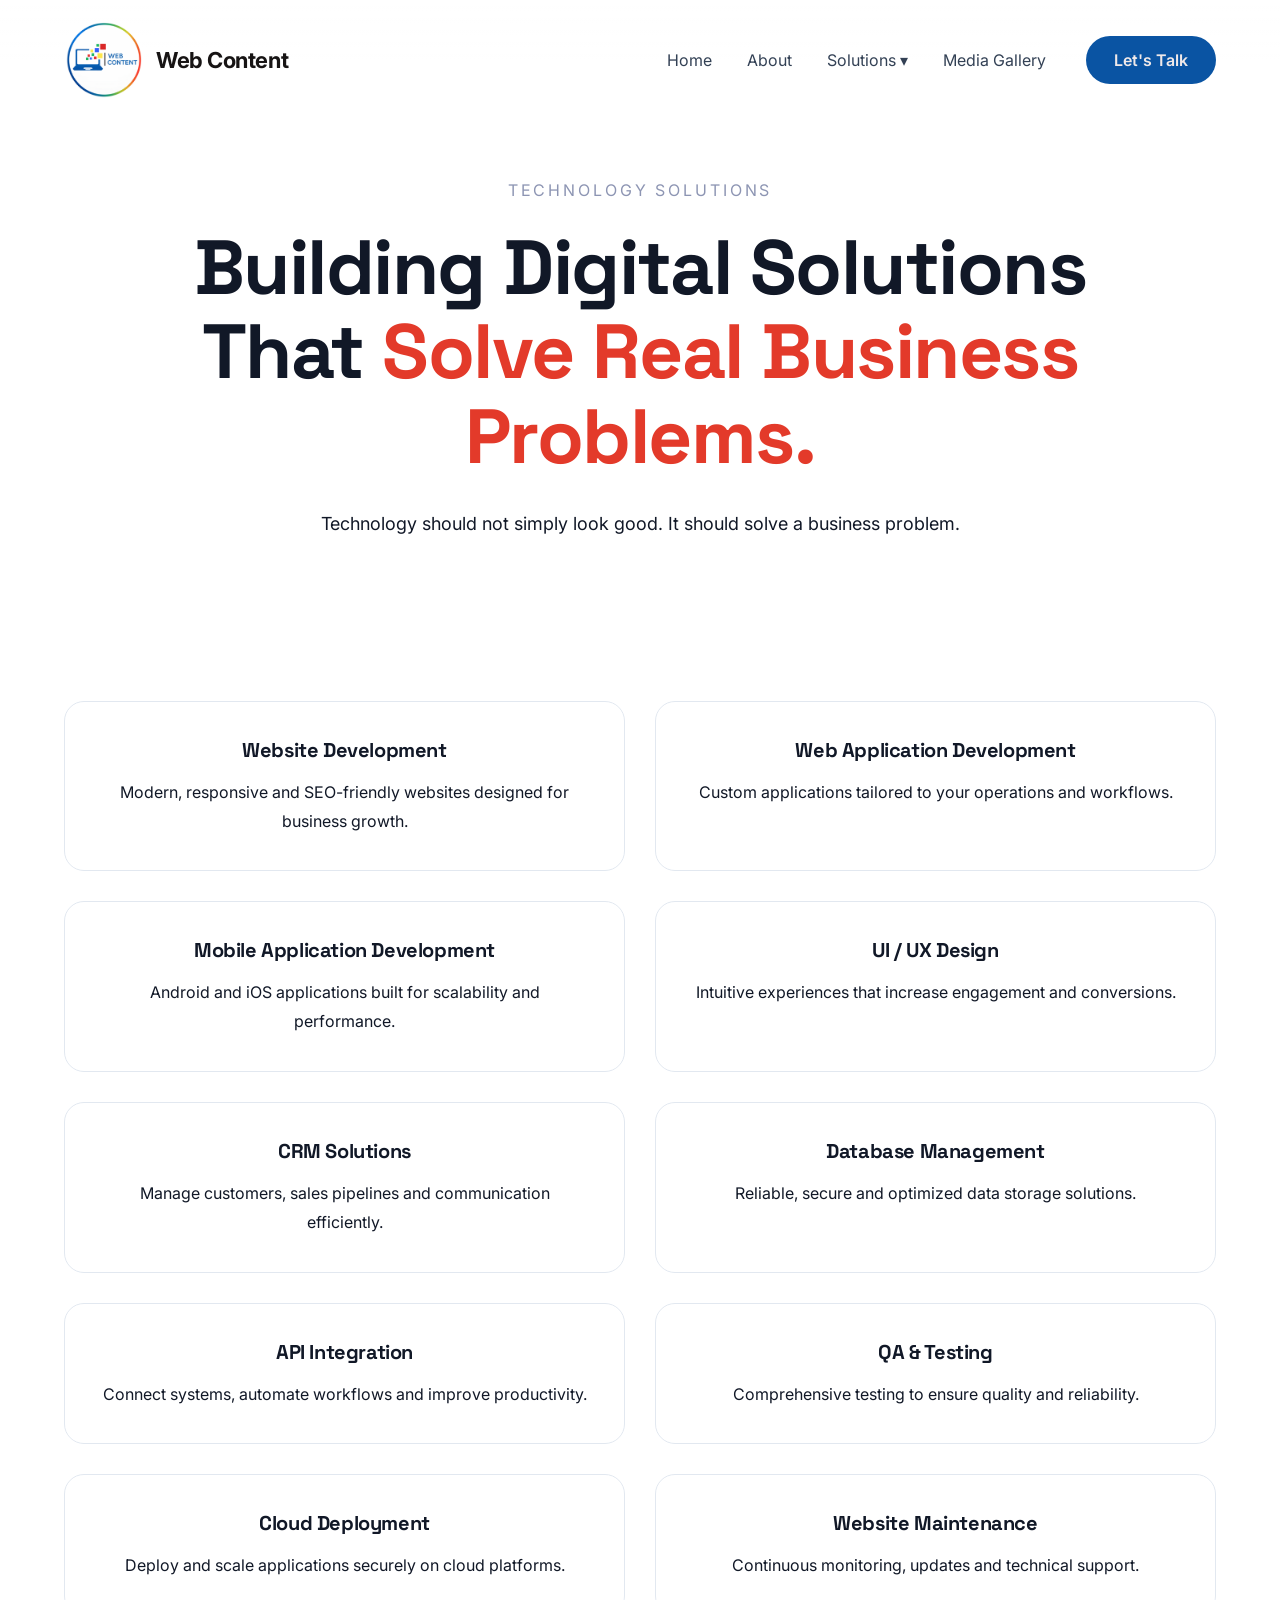
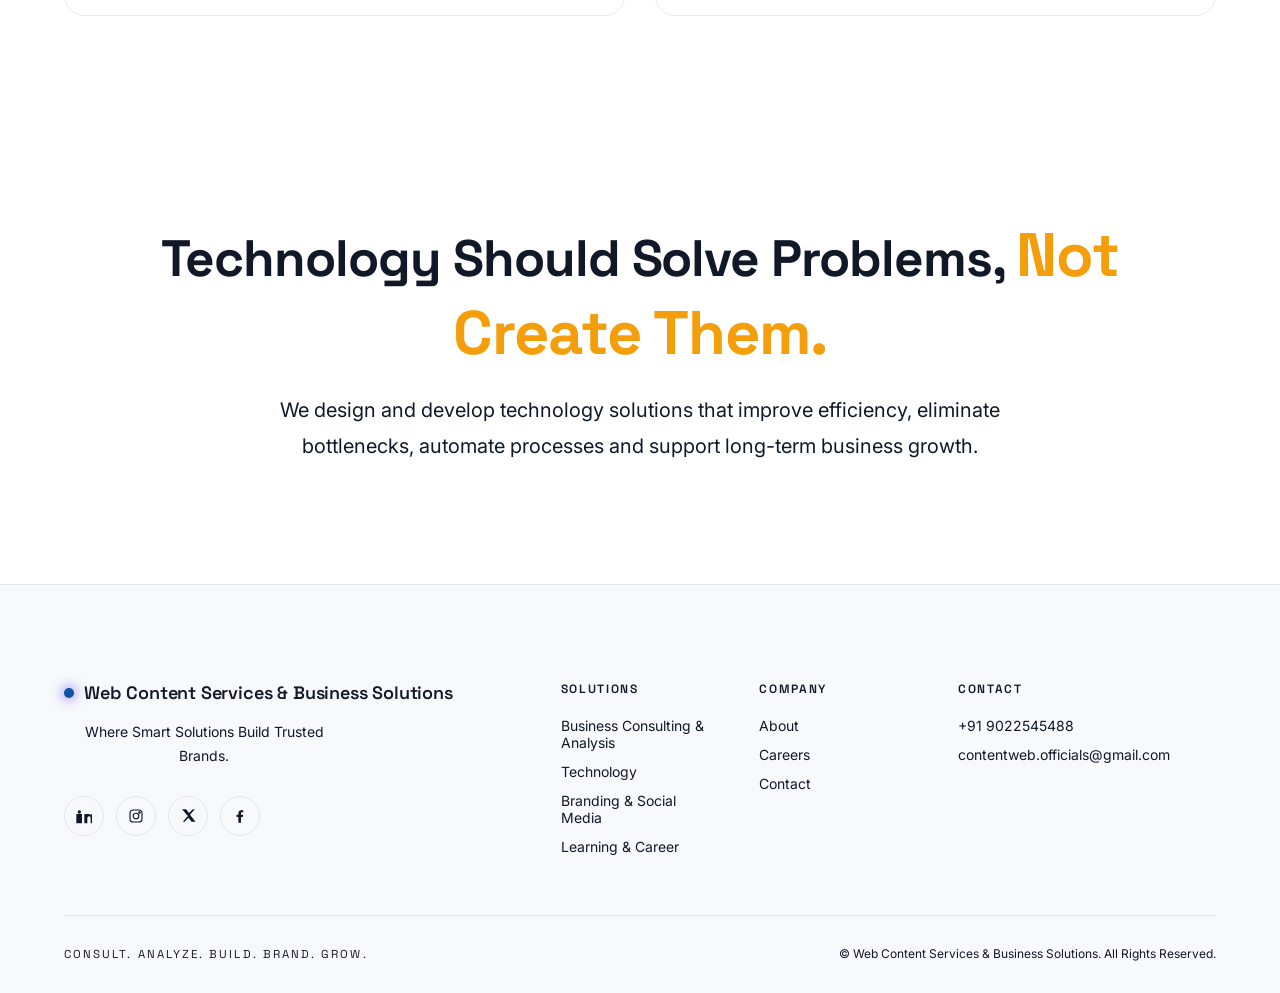
<file: WCS/technology.html>
<!DOCTYPE html>
<html lang="en">
<head>
<meta charset="UTF-8">
<meta name="viewport" content="width=device-width, initial-scale=1.0">
<title>Technology Solutions | Web Content Services</title>

<link href="https://fonts.googleapis.com/css2?family=Inter:wght@400;500;600;700&family=Space+Grotesk:wght@400;500;600;700&display=swap" rel="stylesheet">

<style>

:root{
    
    --bg:#FFFFFF;
    --bg-soft:#F7F9FC;
    --surface:#FFFFFF;
    --surface-2:#F7F9FC;
    --line:#E2E8F0;
    --text:#111827;
    --muted:#64748B;
    --muted-2:#94A3B8;
    --purple:#0A54A3;
    --blue:#0A6DB0;
    --cyan:#20A58A;
    --yellow:#FEEB54;
    --orange:#F59E0B;
    --red:#E33A2A;
     --grad: #0A54A3;
}

*{
    margin:0;
    padding:0;
    box-sizing:border-box;
}
body{
    background:var(--bg);
    color:var(--text);
    font-family:'Inter', sans-serif;
    overflow-x:hidden;
}

h1,
h2,
h3,
h4,
.font-display{
    font-family:'Inter', sans-serif;
    letter-spacing:-0.02em;
}

a{
    text-decoration:none;
    color:inherit;
}

.wrap{
    width:min(1200px,90%);
    margin:auto;
}

/* ---------- NAV ---------- */
   
nav{
    position:fixed;
    top:0;
    left:0;
    right:0;
    z-index:999;
    padding:20px 0;
    background: linear-gradient(
        to bottom,
        rgba(255,255,255,0.92),
        rgba(255, 255, 255, 0),
        transparent
    );

    backdrop-filter: blur(8px);
     
}
  .navbar{
    display:flex;
    justify-content:space-between;
    align-items:center;
}

.logo-area{
    display:flex;
    align-items:center;
    gap:12px;
}

.logo-area img{
    width:80px;
    height:80px;
    border-radius:50%;
    border:2px solid #fff;
}
.logo-area h2{
    color:#171414;
    font-size:22px;
    font-weight:700;
    font-family:'Inter', sans-serif;
}
.nav-right{
    display:flex;
    align-items:center;
    gap:40px;
}
.nav-links{
    display:flex;
    align-items:center;
    gap:35px;
}

.nav-links a{
 color:#334155;    
    transition:.3s;
}

.nav-links a:hover{
     color:  #0A54A3;
}

.dropdown{
    position:relative;
}

.drop-btn{
    display:flex;
    align-items:center;
    gap:6px;
}

.dropdown-content{
    position:absolute;
    top:100%;
    left:0;
    width:260px;
 background:#fafcff;
    border:1px solid rgb(255, 254, 254);

    border-radius:16px;
    overflow:hidden;

    opacity:0;
    visibility:hidden;
    transform:translateY(10px);

    transition:.3s;
}

.dropdown:hover .dropdown-content{
    opacity:1;
    visibility:visible;
    transform:translateY(0);
}

.dropdown-content a{
    display:block;
    padding:15px 20px;
     
}

.dropdown-content a:hover{
    background:rgba(255,255,255,.05);
}

.nav-talk{
    padding:14px 28px;
    border-radius:999px;

      background: #0A54A3;

    color:rgb(240, 233, 233);
    font-weight:600;
}
 

/* HERO */

.page-hero{
    position:relative;
    
    padding:180px 0 120px;
    text-align:center;
    overflow:hidden;
}

.page-hero::before,
    
.page-hero::after{
    
}

.section-tag{
    display:inline-block;
    color:#8d95b3;
    letter-spacing:.18em;
    text-transform:uppercase;
    margin-bottom:25px;
    position:relative;
    z-index:2;
}

.page-hero h1{
    font-family:'Space Grotesk',sans-serif;
    font-size:clamp(3rem,6vw,5.5rem);
    line-height:1.1;
    max-width:1000px;
    margin:auto;
    position:relative;
    z-index:2;
}

.grad-red{
    color:#E33A2A;
    
}

.page-hero p{
    max-width:700px;
    margin:30px auto 0;
    color:var(--text-mid);
    font-size:18px;
    line-height:1.8;
    position:relative;
    z-index:2;
}

.grad-yellow{
    color:#f6e145fc;
}
/* SERVICES */

.services-section{
    padding:40px 0 120px;
}

.service-grid{
    display:grid;
    grid-template-columns:repeat(2,1fr);
    gap:30px;
}

.service-card{
    background:rgba(255,255,255,.03);
    border:1px solid var(--line);
    border-radius:20px;
    padding:35px;
    backdrop-filter:blur(12px);
    transition:.4s;
}

.service-card:hover{
    transform:translateY(-8px);
    border-color:#7c5cff;
    box-shadow:0 20px 40px rgba(124,92,255,.25);
}

.service-card h3{
    font-size:20px;
    margin-bottom:15px;
    font-family:'Space Grotesk',sans-serif;
}

.service-card p{
    color:var(--text-mid);
    line-height:1.8;
}

/* POSITIONING */

.positioning{
    padding:80px 0 120px;
    text-align:center;
}

.positioning h2{
    font-size:clamp(2rem,4vw,3.5rem);
    font-family:'Space Grotesk',sans-serif;
    margin-bottom:20px;
}

.positioning p{
    max-width:800px;
    margin:auto;
    color:var(--text-mid);
    font-size:20px;
    line-height:1.8;
}

/* RESPONSIVE */

@media(max-width:768px){
  .nav-links{
        display:none;
    }
    .service-grid{
        grid-template-columns:1fr;
    }

    .page-hero{
        padding:140px 0 80px;
    }

}
/* =========================================================
   FOOTER
========================================================= */

.site-footer{
    position:relative;

    border-top:1px solid var(--line);

    background:var(--bg-soft);

    padding:96px 0 32px;
}

.footer-container{
    width:90%;

    max-width:1300px;

    margin:0 auto;
}

.footer-grid{
    display:grid;

    grid-template-columns:repeat(12,1fr);

    gap:40px;

    padding-bottom:60px;
}


/* =========================================================
   FOOTER BRAND
========================================================= */

.footer-brand-col{
    grid-column:span 5;
}

.footer-logo{
    display:flex;

    align-items:center;

    gap:10px;

    color:var(--text-hi);

    font-family:'Space Grotesk',sans-serif;

    font-weight:600;

    font-size:18px;

    letter-spacing:-.01em;
}

.footer-logo .dot{
    width:10px;

    height:10px;

    border-radius:50%;

    flex-shrink:0;

    background:var(--grad);

    box-shadow:
        0 0 12px 2px rgba(124,92,255,.65);
}

.footer-tagline{
    margin-top:16px;

    max-width:280px;

    font-size:14px;

    line-height:1.7;

    color:var(--text-mid);
}


/* =========================================================
   SOCIAL ICONS
========================================================= */

.social-row{
    display:flex;

    gap:12px;

    margin-top:28px;
}

.social-btn{
    width:40px;

    height:40px;

    border-radius:50%;

    border:1px solid var(--line);

    display:flex;

    align-items:center;

    justify-content:center;

    color:var(--text-mid);

    transition:
        border-color .35s ease,
        background .35s ease,
        color .35s ease,
        transform .35s ease;
}

.social-btn:hover{
    border-color:rgba(124,92,255,.55);

    background:var(--violet-soft);

    color:#fff;

    transform:translateY(-3px);
}

.social-btn svg{
    display:block;
}


/* =========================================================
   FOOTER COLUMNS
========================================================= */

.footer-col{
    grid-column:span 2;
}

.footer-col.contact-col{
    grid-column:span 3;
}

.footer-col h5{
    margin:0 0 20px;

    font-family:'Space Grotesk',sans-serif;

    font-size:12px;

    letter-spacing:.14em;

    text-transform:uppercase;

    color:var(--text-low);

    font-weight:600;
}

.footer-col ul{
    list-style:none;

    display:flex;

    flex-direction:column;

    gap:12px;

    margin:0;

    padding:0;
}

.footer-col li{
    font-size:14px;

    color:var(--text-mid);
}


/* =========================================================
   FOOTER LINKS
========================================================= */

.footer-link{
    color:var(--text-mid);

    text-decoration:none;

    transition:
        color .3s ease,
        padding-left .3s ease;
}

.footer-link:hover{
    color:var(--text-hi);

    padding-left:4px;
}


/* =========================================================
   FOOTER BOTTOM
========================================================= */

.footer-bottom{
    border-top:1px solid var(--line);

    padding-top:30px;

    display:flex;

    align-items:center;

    justify-content:space-between;

    flex-wrap:wrap;

    gap:16px;
}

.footer-bottom-tag{
    margin:0;

    font-family:'Space Grotesk',sans-serif;

    font-size:11.5px;

    letter-spacing:.18em;

    text-transform:uppercase;

    color:var(--text-low);
}

.footer-copy{
    margin:0;

    font-size:12px;

    color:var(--text-low);
}

</style>
</head>
<body>

  <nav>
    <div class="wrap navbar">

        <div class="logo-area">
            <img src="Web content logo.png" alt="Logo">
            <h2>Web Content</h2>
        </div>

        <div class="nav-right">

            <div class="nav-links">

                <a href="index.html">Home</a>

                <a href="about.html">About</a>

                <div class="dropdown">
                    <a href="#">Solutions ▾</a>

                    <div class="dropdown-content">
                        <a href="consulting.html">Business Consulting</a>
                        <a href="technology.html">Technology Solutions</a>
                        <a href="branding.html">Branding & Social Media</a>
                        <a href="learning.html">Learning & Career Development</a>
                    </div>
                </div>

                 

                <a href="mediagallery.html">Media Gallery</a>
            </div>
            <a href="contact.html" class="nav-talk">
                Let's Talk
            </a>

        </div>

    </div>
</nav>
<section class="page-hero">

    <div class="wrap">

        <span class="section-tag">
            Technology Solutions
        </span>

        <h1>
            Building Digital Solutions That
            <span class="grad-red">
                Solve Real Business Problems.
            </span>
        </h1>

        <p>
            Technology should not simply look good.
            It should solve a business problem.
        </p>

    </div>

</section>

<section class="services-section">

    <div class="wrap">

        <div class="service-grid">

            <div class="service-card" style="text-align: center;">
                <h3>Website Development</h3>
                <p>Modern, responsive and SEO-friendly websites designed for business growth.</p>
            </div>

            <div class="service-card" style="text-align: center;">
                <h3>Web Application Development</h3>
                <p>Custom applications tailored to your operations and workflows.</p>
            </div>

            <div class="service-card" style="text-align: center;">
                <h3>Mobile Application Development</h3>
                <p>Android and iOS applications built for scalability and performance.</p>
            </div>

            <div class="service-card" style="text-align: center;">
                <h3>UI / UX Design</h3>
                <p>Intuitive experiences that increase engagement and conversions.</p>
            </div>

            <div class="service-card" style="text-align: center;">
                <h3>CRM Solutions</h3>
                <p>Manage customers, sales pipelines and communication efficiently.</p>
            </div>

            <div class="service-card" style="text-align: center;">
                <h3>Database Management</h3>
                <p>Reliable, secure and optimized data storage solutions.</p>
            </div>

            <div class="service-card" style="text-align: center;">
                <h3>API Integration</h3>
                <p>Connect systems, automate workflows and improve productivity.</p>
            </div>

            <div class="service-card" style="text-align: center;">
                <h3>QA & Testing</h3>
                <p>Comprehensive testing to ensure quality and reliability.</p>
            </div>

            <div class="service-card" style="text-align: center;">
                <h3>Cloud Deployment</h3>
                <p>Deploy and scale applications securely on cloud platforms.</p>
            </div>

            <div class="service-card" style="text-align: center;">
                <h3>Website Maintenance</h3>
                <p>Continuous monitoring, updates and technical support.</p>
            </div>

        </div>

    </div>

</section>

<section class="positioning">

    <div class="wrap">

       <h2>
    Technology Should Solve Problems,
    <span style="color: #F59E0B; font-size: 1.2em;">
        Not Create Them.
    </span>
</h2>

        <p>
            We design and develop technology solutions that improve efficiency,
            eliminate bottlenecks, automate processes and support long-term
            business growth.
        </p>

    </div>

</section>
<!-- =========================================================
     FOOTER
========================================================= -->

<footer class="site-footer">

    <div class="footer-container">

        <div class="footer-grid">


            <!-- =================================================
                 FOOTER BRAND
            ================================================== -->

            <div class="footer-brand-col">

                <a
                    href="index.html"
                    class="footer-logo"
                >

                    <span class="dot"></span>

                    <span>
                        Web Content Services & Business Solutions
                    </span>

                </a>


                <p class="footer-tagline " style="text-align: center;">

                    Where Smart Solutions Build Trusted Brands.

                </p>


                <!-- Social Media -->

                <div class="social-row">


                    <!-- LinkedIn -->

                    <a
                        href="https://www.linkedin.com/company/web-content-services/"
                        class="social-btn"
                        aria-label="LinkedIn"
                        target="_blank"
                        rel="noopener noreferrer"
                    >

                        <svg
                            width="16"
                            height="16"
                            viewBox="0 0 24 24"
                            fill="currentColor"
                        >

                            <path d="M4.98 3.5A2.5 2.5 0 1 1 5 8.5a2.5 2.5 0 0 1-.02-5zM.5 8.98H9V23H.5zM12.5 8.98h8.14v1.91h.11c1.13-2.14 3.9-2.14 5.75 0V23h-4.5v-6.9c0-1.66-.03-3.8-2.32-3.8-2.32 0-2.68 1.81-2.68 3.68V23h-4.5z"/>

                        </svg>

                    </a>


                    <!-- Instagram -->

                    <a
                        href="https://www.instagram.com/webcontent.in/"
                        class="social-btn"
                        aria-label="Instagram"
                        target="_blank"
                        rel="noopener noreferrer"
                    >

                        <svg
                            width="16"
                            height="16"
                            viewBox="0 0 24 24"
                            fill="none"
                            stroke="currentColor"
                            stroke-width="1.7"
                        >

                            <rect
                                x="3"
                                y="3"
                                width="18"
                                height="18"
                                rx="5"
                            />

                            <circle
                                cx="12"
                                cy="12"
                                r="4.2"
                            />

                            <circle
                                cx="17.3"
                                cy="6.7"
                                r="1"
                            />

                        </svg>

                    </a>


                    <!-- X -->

                    <a
                        href="https://x.com/webcontent_biz?s=11"
                        class="social-btn"
                        aria-label="X / Twitter"
                    >

                        <svg
                            width="15"
                            height="15"
                            viewBox="0 0 24 24"
                            fill="currentColor"
                        >

                            <path d="M18.9 2H22l-7.6 8.7L23.3 22H16.9l-5-6.6L6 22H2.9l8.1-9.3L1.7 2h6.6l4.5 6z"/>

                        </svg>

                    </a>


                    <!-- Facebook -->

                    <a
                        href="https://www.facebook.com/share/1CNiLj4fPb/?mibextid=wwXIfr"
                        class="social-btn"
                        aria-label="Facebook"
                    >

                        <svg
                            width="16"
                            height="16"
                            viewBox="0 0 24 24"
                            fill="currentColor"
                        >

                            <path d="M13.5 22v-8.4h2.8l.4-3.3h-3.2V8.1c0-1 .3-1.6 1.7-1.6h1.7V3.5C16.3 3.4 15.2 3.3 14 3.3c-2.6 0-4.4 1.6-4.4 4.5v2.5H6.8v3.3h2.8V22z"/>

                        </svg>

                    </a>

                </div>

            </div>



            <!-- =================================================
                 SOLUTIONS
            ================================================== -->

            <div class="footer-col">

                <h5>
                    Solutions
                </h5>

                <ul>

                    <li>
                        <a
                            href="consulting.html"
                            class="footer-link"
                        >
                            Business Consulting & Analysis
                        </a>
                    </li>

                    <li>
                        <a
                            href="technology.html"
                            class="footer-link"
                        >
                            Technology
                        </a>
                    </li>

                    <li>
                        <a
                            href="branding.html"
                            class="footer-link"
                        >
                            Branding & Social Media
                        </a>
                    </li>

                    <li>
                        <a
                            href="learning.html"
                            class="footer-link"
                        >
                            Learning & Career
                        </a>
                    </li>

                </ul>

            </div>



            <!-- =================================================
                 COMPANY
            ================================================== -->

            <div class="footer-col">

                <h5>
                    Company
                </h5>

                <ul>

                    <li>
                        <a
                            href="about.html"
                            class="footer-link"
                        >
                            About
                        </a>
                    </li>


                    <li>
                        <a
                            href="careers.html"
                            class="footer-link"
                        >
                            Careers
                        </a>
                    </li>

                    <li>
                        <a
                            href="contact.html"
                            class="footer-link"
                        >
                            Contact
                        </a>
                    </li>

                </ul>

            </div>



            <!-- =================================================
                 CONTACT
            ================================================== -->

            <div class="footer-col contact-col">

                <h5>
                    Contact
                </h5>

                <ul>

                    <li>
                        +91 9022545488
                    </li>

                    <li>
                        contentweb.officials@gmail.com
                    </li>

                </ul>

            </div>

        </div>



        <!-- =================================================
             FOOTER BOTTOM
        ================================================== -->

        <div class="footer-bottom">

            <p class="footer-bottom-tag">

                Consult. Analyze. Build. Brand. Grow.

            </p>

            <p class="footer-copy">

                ©
                <span id="year"></span>
                Web Content Services & Business Solutions.
                All Rights Reserved.

            </p>

        </div>

    </div>

</footer>

</body>
</html>
</file>
